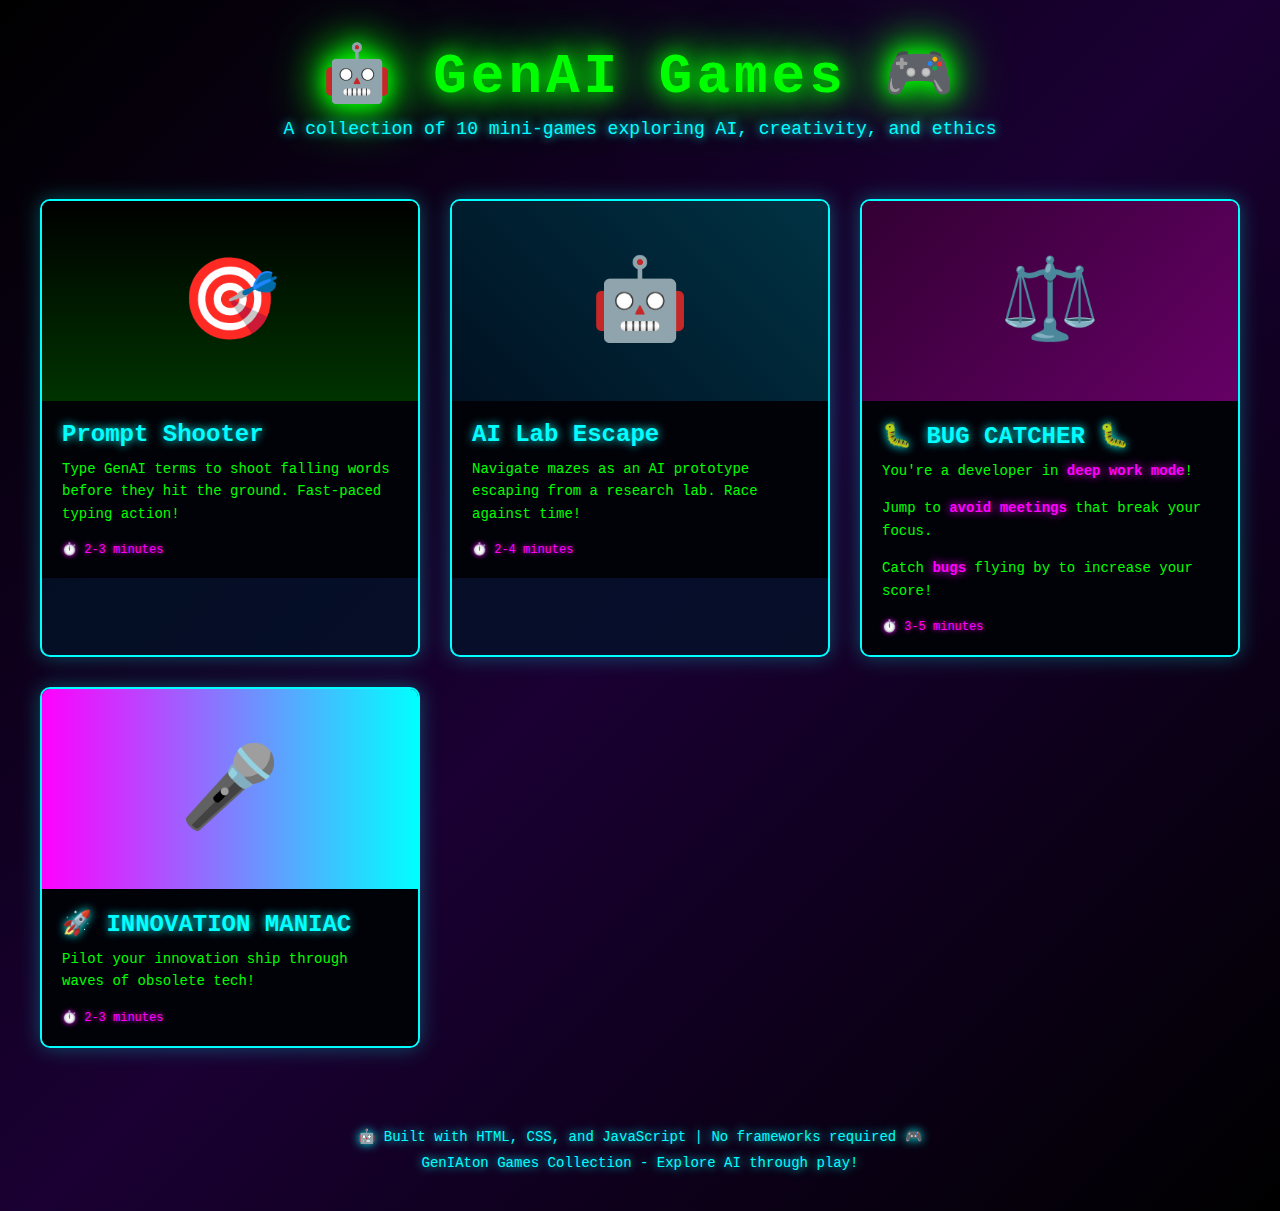
<file: index.html>
<!DOCTYPE html>
<html lang="en">
<head>
  <meta charset="UTF-8">
  <meta name="viewport" content="width=device-width, initial-scale=1.0">
  <title>GenAI Games - Mini Game Collection</title>
  <link rel="stylesheet" href="styles.css">
</head>
<body class="index-page">
  <div class="header">
    <h1>🤖 GenAI Games 🎮</h1>
    <p>A collection of 10 mini-games exploring AI, creativity, and ethics</p>
  </div>

  <div class="games-grid">
    <!-- Game 1: Prompt Shooter -->
    <a href="parAIchute.html" class="game-card">
      <div class="game-thumbnail parAIchute">
        <div class="icon-animation">🎯</div>
      </div>
      <div class="game-info">
        <h2>Prompt Shooter</h2>
        <p>Type GenAI terms to shoot falling words before they hit the ground. Fast-paced typing action!</p>
        <span class="duration">⏱️ 2-3 minutes</span>
      </div>
    </a>

    <!-- Game 2: AI Lab Escape -->
    <a href="aiLabEscape.html" class="game-card">
      <div class="game-thumbnail aiLabEscape">
        <div class="icon-animation">🤖</div>
      </div>
      <div class="game-info">
        <h2>AI Lab Escape</h2>
        <p>Navigate mazes as an AI prototype escaping from a research lab. Race against time!</p>
        <span class="duration">⏱️ 2-4 minutes</span>
      </div>
    </a>

    <!-- Game 3: Prompt or Plagiarism? -->
    <a href="bugCatcher.html" class="game-card">
      <div class="game-thumbnail bugCatcher">
        <div class="icon-animation">⚖️</div>
      </div>
      <div class="game-info">
        <h2>🐛 BUG CATCHER 🐛</h2>
        <p>You're a developer in <span class="highlight">deep work mode</span>!</p>
        <p>Jump to <span class="highlight">avoid meetings</span> that break your focus.</p>
        <p>Catch <span class="highlight">bugs</span> flying by to increase your score!</p>
        <span class="duration">⏱️ 3-5 minutes</span>
      </div>
    </a>

    <!-- Game 4: GenAI Karaoke -->
    <a href="innovationManiac.html" class="game-card">
      <div class="game-thumbnail innovationManiac">
        <div class="icon-animation">🎤</div>
      </div>
      <div class="game-info">
        <h2>🚀 INNOVATION MANIAC</h2>
        <p>Pilot your innovation ship through waves of obsolete tech!</p>
        <span class="duration">⏱️ 2-3 minutes</span>
      </div>
    </a>
  </div>

  <div class="footer">
    <p>🤖 Built with HTML, CSS, and JavaScript | No frameworks required 🎮</p>
    <p style="margin-top: 10px;">GenIAton Games Collection - Explore AI through play!</p>
  </div>
</body>
</html>
</file>
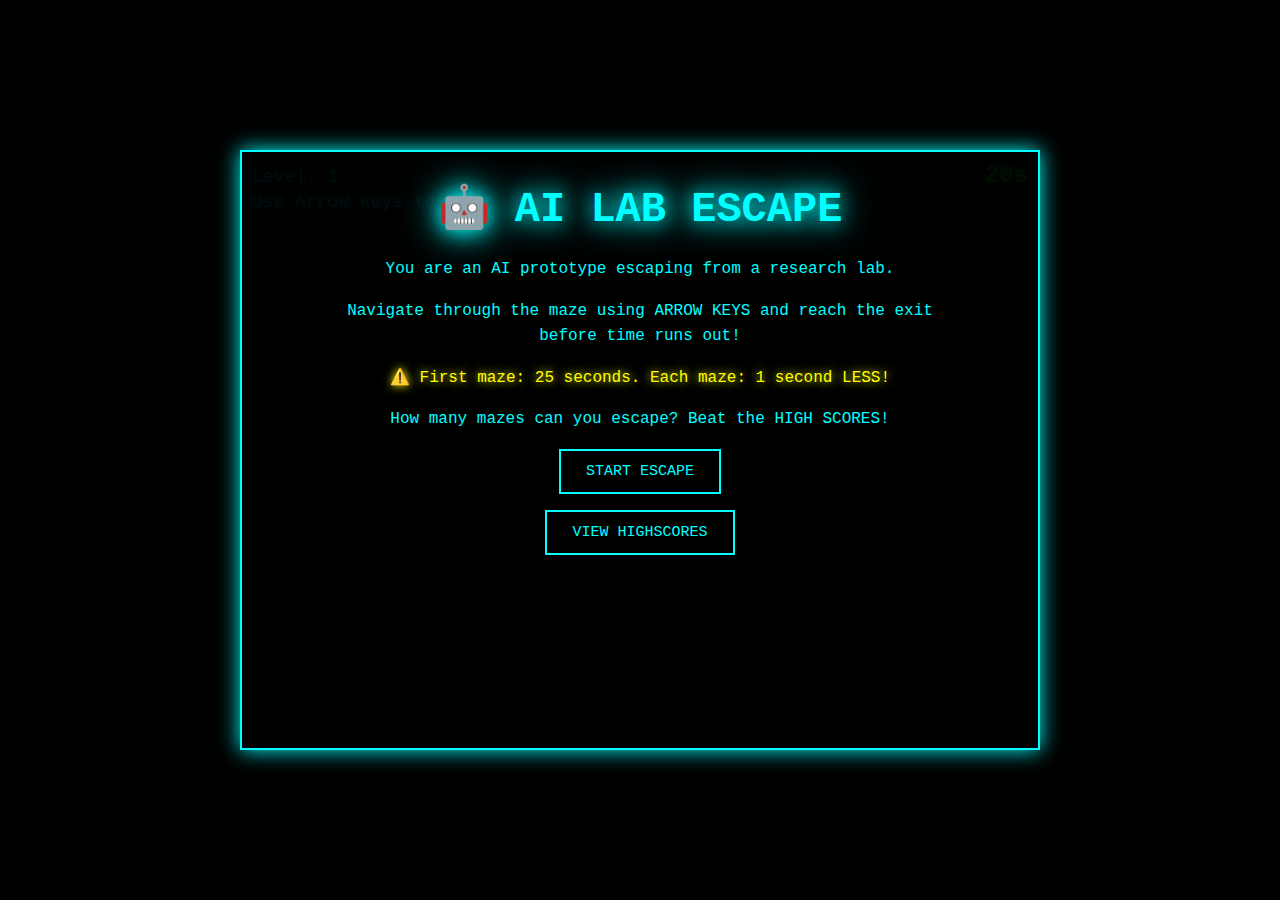
<file: aiLabEscape.html>
<!DOCTYPE html>
<html lang="en">
<head>
  <meta charset="UTF-8">
  <title>AI Lab Escape</title>
  <link rel="stylesheet" href="styles.css">
  <style>
    :root {
      --primary-color: #0ff;
      --secondary-color: #0f0;
      --text-color: #0ff;
      --glow-primary: 0 0 10px #0ff;
      --glow-secondary: 0 0 10px #0f0;
      --glow-strong: 0 0 20px #0ff, 0 0 40px #0ff;
    }

    #gameContainer {
      width: 800px;
      height: 600px;
      background: linear-gradient(45deg, #001122 0%, #000 100%);
    }

    #gameCanvas {
      width: 100%;
      height: 100%;
    }

    #hud {
      display: block;
      text-align: left;
    }

    #hud > div {
      margin: 5px 0;
    }

    .screen {
      padding: 30px 20px;
    }

    .screen h1 {
      font-size: 42px;
      margin-bottom: 15px;
    }

    .screen p {
      font-size: 16px;
      margin: 8px 0;
    }

    .screen button,
    .screen a {
      padding: 12px 25px;
      font-size: 15px;
      margin: 8px;
    }
  </style>
</head>
<body>
  <div id="gameContainer">
    <canvas id="gameCanvas" width="800" height="600"></canvas>

    <div id="hud">
      <div>Level: <span id="levelText">1</span></div>
      <div>Use Arrow Keys to Move</div>
    </div>

    <div id="timer">
      <span id="timeText">20</span>s
    </div>

    <div id="startScreen" class="screen with-popup-leaderboard">
      <h1>🤖 AI LAB ESCAPE</h1>
      <p>You are an AI prototype escaping from a research lab.</p>
      <p>Navigate through the maze using ARROW KEYS and reach the exit before time runs out!</p>
      <p class="warning">⚠️ First maze: 25 seconds. Each maze: 1 second LESS!</p>
      <p>How many mazes can you escape? Beat the HIGH SCORES!</p>
      <button onclick="startGame()">START ESCAPE</button>
      <button onclick="showHighscores()">VIEW HIGHSCORES</button>
    </div>

    <div id="highscorePopup" onclick="hideHighscores()">
      <h2>🏆 HIGH SCORES 🏆</h2>
      <div id="leaderboardDisplay">
        <div id="leaderboardList"></div>
      </div>
      <p>Click anywhere to return</p>
    </div>

    <div id="pauseScreen" class="screen hidden">
      <h1>⏸️ PAUSED</h1>
      <p>System suspended. Press ESC to resume.</p>
      <button onclick="resumeGame()">RESUME</button>
      <button onclick="showStart()">RESTART</button>
    </div>

    <div id="gameOverScreen" class="screen hidden">
      <h1>🚨 GAME OVER</h1>
      <p>SECURITY SYSTEM ACTIVATED!</p>
      <p style="font-size: 28px; color: #0f0;">MAZES COMPLETED: <span id="finalScore"></span></p>
      <div style="margin: 30px 0;">
        <p>ENTER YOUR NAME FOR HIGH SCORE:</p>
        <input type="text" id="playerName" maxlength="15"
               style="font-family: 'Courier New', Courier, monospace;
                      font-size: 24px;
                      background: #000;
                      color: #0ff;
                      border: 2px solid #0ff;
                      padding: 10px 20px;
                      text-align: center;
                      text-transform: uppercase;
                      box-shadow: 0 0 10px #0ff;"
               placeholder="YOUR NAME" />
      </div>
      <button onclick="saveScore()">SAVE SCORE</button>
      <button onclick="showStart()">SKIP</button>
    </div>

    <div id="victoryScreen" class="screen hidden">
      <h1>🎉 ESCAPE SUCCESSFUL</h1>
      <p>You escaped with <span id="timeRemaining"></span>s remaining!</p>
      <p>Mazes Completed: <span id="completedLevel"></span></p>
      <p class="warning" id="nextLevelWarning"></p>
      <button onclick="nextLevel()">NEXT MAZE</button>
      <button onclick="quitAndSave()">QUIT & SAVE</button>
    </div>
  </div>

  <script>
    const canvas = document.getElementById('gameCanvas');
    const ctx = canvas.getContext('2d');
    const levelText = document.getElementById('levelText');
    const timeText = document.getElementById('timeText');

    let gameState = 'start';
    let currentLevel = 1;
    let mazesCompleted = 0;
    let isPaused = false;
    let timeLimit = 25; // seconds - starts at 25, decreases each level
    let timeRemaining = timeLimit;
    let lastTime = 0;

    // Cell size for the maze grid
    const cellSize = 40;
    const cols = Math.floor(canvas.width / cellSize);
    const rows = Math.floor(canvas.height / cellSize);

    // Player
    let player = {
      x: 1,
      y: 1,
      size: cellSize * 0.7,
      color: '#0ff'
    };

    // Exit
    let exit = {
      x: cols - 2,
      y: rows - 2,
      size: cellSize * 0.8,
      color: '#0f0'
    };

    let currentMaze = [];

    // Maze generation using Recursive Backtracking algorithm
    function generateMaze() {
      // Initialize maze with all walls
      const maze = [];
      for (let y = 0; y < rows; y++) {
        maze[y] = [];
        for (let x = 0; x < cols; x++) {
          maze[y][x] = 1; // 1 = wall
        }
      }

      // Starting position
      const startX = 1;
      const startY = 1;

      // Carve out the maze using recursive backtracking
      const stack = [];
      const visited = new Set();

      function getKey(x, y) {
        return `${x},${y}`;
      }

      function getUnvisitedNeighbors(x, y) {
        const neighbors = [];
        const directions = [
          { dx: 0, dy: -2, wallY: -1, wallX: 0 }, // Up
          { dx: 2, dy: 0, wallY: 0, wallX: 1 },   // Right
          { dx: 0, dy: 2, wallY: 1, wallX: 0 },   // Down
          { dx: -2, dy: 0, wallY: 0, wallX: -1 }  // Left
        ];

        for (let dir of directions) {
          const nx = x + dir.dx;
          const ny = y + dir.dy;

          if (nx > 0 && nx < cols - 1 && ny > 0 && ny < rows - 1 && !visited.has(getKey(nx, ny))) {
            neighbors.push({ x: nx, y: ny, wallX: x + dir.wallX, wallY: y + dir.wallY });
          }
        }

        return neighbors;
      }

      // Start carving
      stack.push({ x: startX, y: startY });
      visited.add(getKey(startX, startY));
      maze[startY][startX] = 0;

      while (stack.length > 0) {
        const current = stack[stack.length - 1];
        const neighbors = getUnvisitedNeighbors(current.x, current.y);

        if (neighbors.length > 0) {
          // Choose random neighbor
          const next = neighbors[Math.floor(Math.random() * neighbors.length)];

          // Remove wall between current and next
          maze[next.wallY][next.wallX] = 0;
          maze[next.y][next.x] = 0;

          visited.add(getKey(next.x, next.y));
          stack.push({ x: next.x, y: next.y });
        } else {
          stack.pop();
        }
      }

      // Ensure exit is accessible
      maze[exit.y][exit.x] = 0;

      return maze;
    }

    function startGame() {
      hideAllScreens();
      gameState = 'playing';
      currentLevel = 1;
      mazesCompleted = 0;
      loadLevel();
    }

    function loadLevel() {
      levelText.textContent = currentLevel;

      // Calculate time limit: starts at 25, decreases by 1 each level
      // Minimum of 1 second to keep it challenging but possible
      timeLimit = Math.max(1, 26 - currentLevel);
      timeRemaining = timeLimit;
      timeText.textContent = timeLimit;

      // Reset player position
      player.x = 1;
      player.y = 1;

      // Generate a new maze
      currentMaze = generateMaze();

      lastTime = performance.now();
    }

    function nextLevel() {
      currentLevel++;
      hideAllScreens();
      gameState = 'playing';
      loadLevel();
    }

    function pauseGame() {
      if (gameState === 'playing') {
        isPaused = true;
        document.getElementById('pauseScreen').classList.remove('hidden');
      }
    }

    function resumeGame() {
      isPaused = false;
      document.getElementById('pauseScreen').classList.add('hidden');
      lastTime = performance.now(); // Reset timer to avoid time jump
    }

    function showStart() {
      hideAllScreens();
      gameState = 'start';
      displayLeaderboard();
      document.getElementById('startScreen').classList.remove('hidden');
    }

    function hideAllScreens() {
      document.querySelectorAll('.screen').forEach(screen => {
        screen.classList.add('hidden');
      });
    }

    function gameOver() {
      gameState = 'gameover';
      document.getElementById('finalScore').textContent = mazesCompleted;
      document.getElementById('playerName').value = '';
      document.getElementById('gameOverScreen').classList.remove('hidden');

      // Focus on input for immediate typing
      setTimeout(() => {
        document.getElementById('playerName').focus();
      }, 100);
    }

    function victory() {
      gameState = 'victory';
      mazesCompleted++;
      document.getElementById('timeRemaining').textContent = Math.ceil(timeRemaining);
      document.getElementById('completedLevel').textContent = mazesCompleted;

      // Show next level's time
      const nextLevelTime = Math.max(1, 26 - (currentLevel + 1));
      document.getElementById('nextLevelWarning').textContent =
        `⚠️ Next maze: ${nextLevelTime} seconds! Can you handle it?`;

      document.getElementById('victoryScreen').classList.remove('hidden');
    }

    function quitAndSave() {
      hideAllScreens();
      gameOver();
    }

    function updateTimer(deltaTime) {
      if (gameState === 'playing' && !isPaused) {
        timeRemaining -= deltaTime / 1000;
        timeText.textContent = Math.ceil(Math.max(0, timeRemaining));

        // Change color as time runs out
        if (timeRemaining < 5) {
          timeText.style.color = '#f00';
          timeText.style.textShadow = '0 0 10px #f00';
        } else if (timeRemaining < 10) {
          timeText.style.color = '#ff0';
          timeText.style.textShadow = '0 0 10px #ff0';
        } else {
          timeText.style.color = '#0ff';
          timeText.style.textShadow = '0 0 10px #0ff';
        }

        if (timeRemaining <= 0) {
          gameOver();
        }
      }
    }

    function checkCollision(newX, newY) {
      // Check if position is within bounds
      if (newX < 0 || newX >= cols || newY < 0 || newY >= rows) {
        return true;
      }

      // Check if position is a wall
      if (currentMaze[newY] && currentMaze[newY][newX] === 1) {
        return true;
      }

      return false;
    }

    function movePlayer(dx, dy) {
      const newX = player.x + dx;
      const newY = player.y + dy;

      if (!checkCollision(newX, newY)) {
        player.x = newX;
        player.y = newY;

        // Check if reached exit
        if (player.x === exit.x && player.y === exit.y) {
          victory();
        }
      }
    }

    function drawMaze() {
      for (let y = 0; y < rows; y++) {
        for (let x = 0; x < cols; x++) {
          if (currentMaze[y] && currentMaze[y][x] === 1) {
            // Draw wall
            ctx.fillStyle = '#0ff';
            ctx.strokeStyle = '#0ff';
            ctx.lineWidth = 1;
            ctx.fillRect(x * cellSize, y * cellSize, cellSize, cellSize);
            ctx.globalAlpha = 0.3;
            ctx.fillStyle = '#003344';
            ctx.fillRect(x * cellSize + 2, y * cellSize + 2, cellSize - 4, cellSize - 4);
            ctx.globalAlpha = 1;
            ctx.strokeRect(x * cellSize, y * cellSize, cellSize, cellSize);
          } else {
            // Draw path
            ctx.strokeStyle = 'rgba(0, 255, 255, 0.1)';
            ctx.strokeRect(x * cellSize, y * cellSize, cellSize, cellSize);
          }
        }
      }
    }

    function drawExit() {
      const x = exit.x * cellSize + cellSize / 2;
      const y = exit.y * cellSize + cellSize / 2;

      // Pulsing effect
      const pulse = Math.sin(Date.now() / 200) * 0.2 + 0.8;

      ctx.fillStyle = exit.color;
      ctx.shadowBlur = 20 * pulse;
      ctx.shadowColor = exit.color;

      // Draw exit door
      ctx.fillRect(
        exit.x * cellSize + (cellSize - exit.size) / 2,
        exit.y * cellSize + (cellSize - exit.size) / 2,
        exit.size,
        exit.size
      );

      // Draw "EXIT" text
      ctx.font = 'bold 12px Courier New';
      ctx.textAlign = 'center';
      ctx.textBaseline = 'middle';
      ctx.fillStyle = '#000';
      ctx.fillText('EXIT', x, y);

      ctx.shadowBlur = 0;
    }

    function drawPlayer() {
      const x = player.x * cellSize + cellSize / 2;
      const y = player.y * cellSize + cellSize / 2;

      ctx.fillStyle = player.color;
      ctx.shadowBlur = 15;
      ctx.shadowColor = player.color;

      // Draw player as circle
      ctx.beginPath();
      ctx.arc(x, y, player.size / 2, 0, Math.PI * 2);
      ctx.fill();

      // Draw AI symbol
      ctx.font = 'bold 16px Courier New';
      ctx.textAlign = 'center';
      ctx.textBaseline = 'middle';
      ctx.fillStyle = '#000';
      ctx.fillText('AI', x, y);

      ctx.shadowBlur = 0;
    }

    function drawGame() {
      ctx.clearRect(0, 0, canvas.width, canvas.height);

      // Draw background grid
      ctx.strokeStyle = 'rgba(0, 255, 255, 0.05)';
      ctx.lineWidth = 1;
      for (let x = 0; x < canvas.width; x += cellSize) {
        ctx.beginPath();
        ctx.moveTo(x, 0);
        ctx.lineTo(x, canvas.height);
        ctx.stroke();
      }
      for (let y = 0; y < canvas.height; y += cellSize) {
        ctx.beginPath();
        ctx.moveTo(0, y);
        ctx.lineTo(canvas.width, y);
        ctx.stroke();
      }

      drawMaze();
      drawExit();
      drawPlayer();
    }

    function gameLoop(timestamp) {
      if (gameState === 'playing' && !isPaused) {
        const deltaTime = timestamp - lastTime;
        lastTime = timestamp;

        updateTimer(deltaTime);
        drawGame();
      }

      requestAnimationFrame(gameLoop);
    }

    // Leaderboard functions
    function getLeaderboard() {
      const data = localStorage.getItem('aiLabEscapeLeaderboard');
      return data ? JSON.parse(data) : [];
    }

    function saveLeaderboard(leaderboard) {
      localStorage.setItem('aiLabEscapeLeaderboard', JSON.stringify(leaderboard));
    }

    function saveScore() {
      const nameInput = document.getElementById('playerName');
      const name = nameInput.value.trim().toUpperCase() || 'ANONYMOUS';

      // Get current leaderboard
      let leaderboard = getLeaderboard();

      // Add new score
      leaderboard.push({
        name: name,
        score: mazesCompleted,
        date: new Date().toISOString()
      });

      // Sort by score (descending) and keep top 10
      leaderboard.sort((a, b) => b.score - a.score);
      leaderboard = leaderboard.slice(0, 10);

      // Save to localStorage
      saveLeaderboard(leaderboard);

      // Update display and return to start
      displayLeaderboard();
      showStart();
    }

    function displayLeaderboard() {
      const leaderboard = getLeaderboard();
      const listDiv = document.getElementById('leaderboardList');

      if (leaderboard.length === 0) {
        listDiv.innerHTML = '<p style="text-align: center; color: #666;">No scores yet. Be the first!</p>';
        return;
      }

      let html = '<div style="font-family: \'Courier New\', monospace;">';
      leaderboard.forEach((entry, index) => {
        const rank = (index + 1).toString().padStart(2, '0');
        const dots = '.'.repeat(Math.max(2, 25 - entry.name.length - entry.score.toString().length));
        const rankColor = index === 0 ? '#FFD700' : index === 1 ? '#C0C0C0' : index === 2 ? '#CD7F32' : '#0ff';

        html += `<div style="color: ${rankColor}; text-shadow: 0 0 5px ${rankColor}; margin: 5px 0;">`;
        html += `${rank}. ${entry.name}${dots}${entry.score}`;
        html += '</div>';
      });
      html += '</div>';

      listDiv.innerHTML = html;
    }

    // Event listeners
    document.addEventListener('keydown', (e) => {
      if (gameState === 'playing' && !isPaused) {
        switch(e.key) {
          case 'ArrowUp':
            e.preventDefault();
            movePlayer(0, -1);
            break;
          case 'ArrowDown':
            e.preventDefault();
            movePlayer(0, 1);
            break;
          case 'ArrowLeft':
            e.preventDefault();
            movePlayer(-1, 0);
            break;
          case 'ArrowRight':
            e.preventDefault();
            movePlayer(1, 0);
            break;
        }
      }

      if (e.key === 'Escape') {
        if (gameState === 'playing' && !isPaused) {
          pauseGame();
        } else if (isPaused) {
          resumeGame();
        }
      }

      // Submit score with Enter key
      if (e.key === 'Enter' && gameState === 'gameover') {
        saveScore();
      }
    });

    // Initialize leaderboard on page load
    window.addEventListener('DOMContentLoaded', () => {
      displayLeaderboard();
    });

    // Highscore popup functions
    function showHighscores() {
      displayLeaderboard();
      document.getElementById('highscorePopup').classList.add('show');
    }

    function hideHighscores() {
      document.getElementById('highscorePopup').classList.remove('show');
    }

    // Start the game loop
    requestAnimationFrame(gameLoop);
  </script>
</body>
</html>
</file>
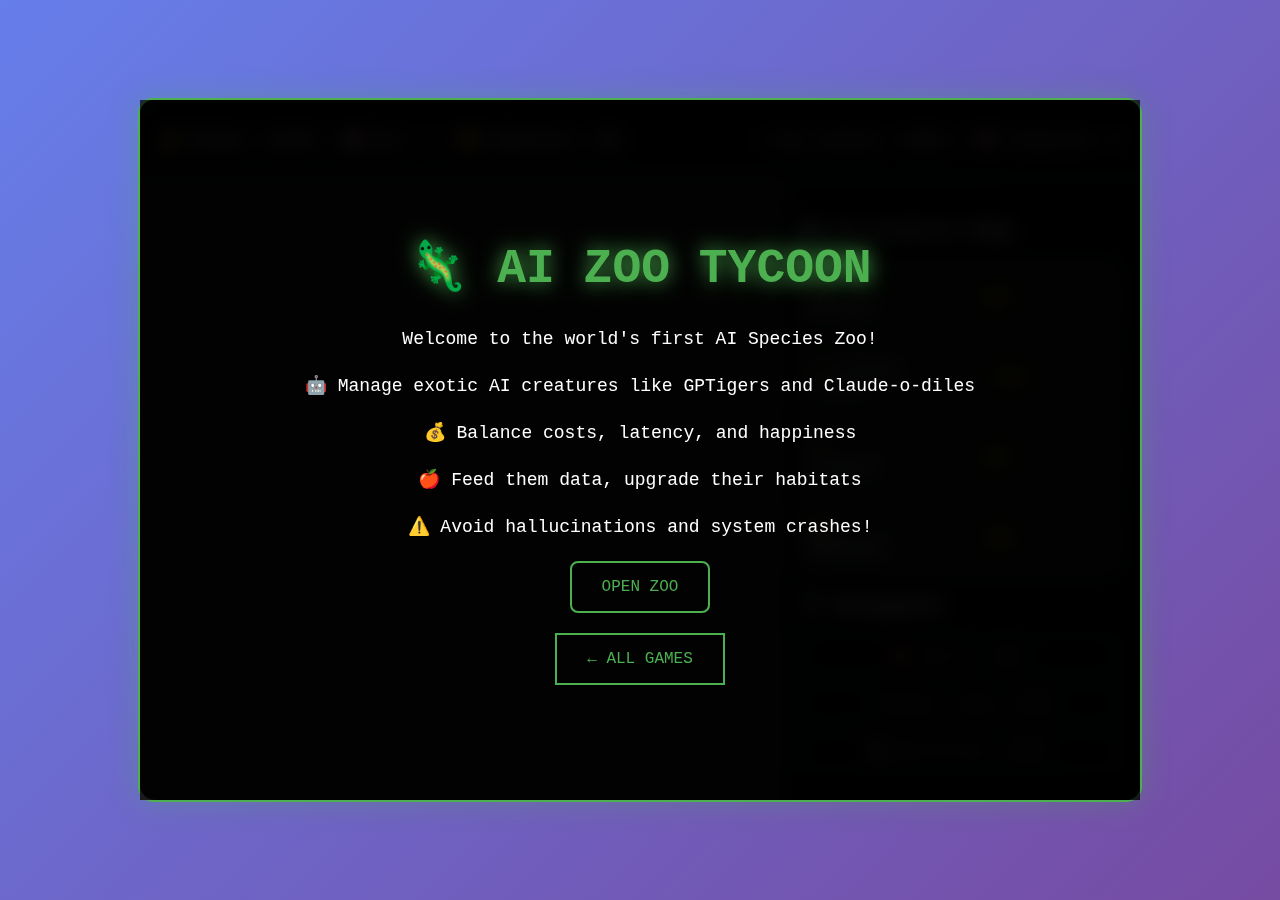
<file: aiZooTycoon.html>
<!DOCTYPE html>
<html lang="en">
<head>
  <meta charset="UTF-8">
  <title>AI Zoo Tycoon</title>
  <style>
    body {
      margin: 0;
      font-family: 'Courier New', Courier, monospace;
      background: linear-gradient(135deg, #667eea 0%, #764ba2 100%);
      color: #fff;
      overflow: hidden;
      height: 100vh;
      display: flex;
      justify-content: center;
      align-items: center;
    }

    #gameContainer {
      width: 1000px;
      height: 700px;
      border: 2px solid #4CAF50;
      border-radius: 15px;
      box-shadow: 0 0 30px rgba(76, 175, 80, 0.3);
      background: rgba(0, 0, 0, 0.8);
      position: relative;
      display: flex;
      flex-direction: column;
    }

    .screen {
      position: absolute;
      top: 0;
      left: 0;
      width: 100%;
      height: 100%;
      display: flex;
      flex-direction: column;
      justify-content: center;
      align-items: center;
      z-index: 20;
      backdrop-filter: blur(10px);
      background: rgba(0, 0, 0, 0.9);
      border-radius: 15px;
    }

    .screen h1 {
      font-size: 48px;
      margin-bottom: 20px;
      text-shadow: 0 0 20px #4CAF50;
      text-align: center;
      color: #4CAF50;
    }

    .screen p {
      font-size: 18px;
      text-align: center;
      margin: 10px 0;
      max-width: 700px;
      line-height: 1.5;
    }

    .screen button {
      padding: 15px 30px;
      background: transparent;
      border: 2px solid #4CAF50;
      color: #4CAF50;
      font-family: 'Courier New', Courier, monospace;
      font-size: 16px;
      cursor: pointer;
      margin: 10px;
      transition: all 0.3s;
      border-radius: 8px;
    }

    .screen button:hover {
      background: #4CAF50;
      color: #000;
      box-shadow: 0 0 15px #4CAF50;
    }

    .hidden {
      display: none;
    }

    #gameHeader {
      height: 80px;
      background: rgba(0, 0, 0, 0.7);
      border-bottom: 1px solid #4CAF50;
      display: flex;
      justify-content: space-between;
      align-items: center;
      padding: 0 20px;
    }

    #gameMain {
      flex: 1;
      display: flex;
    }

    #zooArea {
      flex: 2;
      background: #1a1a1a;
      position: relative;
      overflow: hidden;
    }

    #controlPanel {
      flex: 1;
      background: rgba(0, 0, 0, 0.8);
      border-left: 1px solid #4CAF50;
      padding: 20px;
      overflow-y: auto;
    }

    .stat {
      margin: 5px 0;
      padding: 5px;
      background: rgba(76, 175, 80, 0.1);
      border-radius: 5px;
    }

    .creature {
      position: absolute;
      width: 60px;
      height: 60px;
      display: flex;
      justify-content: center;
      align-items: center;
      font-size: 32px;
      cursor: pointer;
      border-radius: 50%;
      transition: all 0.3s;
      user-select: none;
    }

    .creature:hover {
      transform: scale(1.2);
      box-shadow: 0 0 20px rgba(76, 175, 80, 0.5);
    }

    .creature.happy {
      animation: bounce 2s infinite;
    }

    .creature.hungry {
      animation: shake 1s infinite;
      filter: brightness(0.7);
    }

    .creature.sick {
      animation: wobble 2s infinite;
      filter: sepia(1);
    }

    @keyframes bounce {
      0%, 20%, 60%, 100% { transform: translateY(0); }
      40% { transform: translateY(-15px); }
      80% { transform: translateY(-7px); }
    }

    @keyframes shake {
      0%, 100% { transform: translateX(0); }
      25% { transform: translateX(-5px); }
      75% { transform: translateX(5px); }
    }

    @keyframes wobble {
      0%, 100% { transform: rotate(0deg); }
      25% { transform: rotate(-5deg); }
      75% { transform: rotate(5deg); }
    }

    .enclosure {
      position: absolute;
      border: 2px dashed #4CAF50;
      border-radius: 15px;
      background: rgba(76, 175, 80, 0.05);
    }

    .button {
      display: block;
      width: 100%;
      padding: 10px;
      margin: 10px 0;
      background: transparent;
      border: 1px solid #4CAF50;
      color: #4CAF50;
      font-family: 'Courier New', Courier, monospace;
      cursor: pointer;
      border-radius: 5px;
      transition: all 0.3s;
    }

    .button:hover {
      background: rgba(76, 175, 80, 0.2);
    }

    .button:disabled {
      opacity: 0.5;
      cursor: not-allowed;
    }

    .creature-info {
      background: rgba(76, 175, 80, 0.1);
      border: 1px solid #4CAF50;
      border-radius: 8px;
      padding: 15px;
      margin: 10px 0;
    }

    .warning {
      color: #ff9800;
      font-weight: bold;
    }

    .danger {
      color: #f44336;
      font-weight: bold;
      animation: blink 1s infinite;
    }

    @keyframes blink {
      0%, 50% { opacity: 1; }
      51%, 100% { opacity: 0.3; }
    }

    .shop-item {
      display: flex;
      justify-content: space-between;
      align-items: center;
      padding: 8px;
      margin: 5px 0;
      background: rgba(76, 175, 80, 0.1);
      border-radius: 5px;
      border: 1px solid #4CAF50;
    }

    .cost {
      color: #ffa726;
      font-weight: bold;
    }
  </style>
</head>
<body>
  <div id="gameContainer">
    <div id="startScreen" class="screen">
      <h1>🦎 AI ZOO TYCOON</h1>
      <p>Welcome to the world's first AI Species Zoo!</p>
      <p>🤖 Manage exotic AI creatures like GPTigers and Claude-o-diles</p>
      <p>💰 Balance costs, latency, and happiness</p>
      <p>🍎 Feed them data, upgrade their habitats</p>
      <p>⚠️ Avoid hallucinations and system crashes!</p>
      <button onclick="startGame()">OPEN ZOO</button>
      <a href="index.html" style="padding: 15px 30px; background: transparent; border: 2px solid #4CAF50; color: #4CAF50; font-family: 'Courier New', Courier, monospace; font-size: 16px; cursor: pointer; margin: 10px; transition: all 0.3s; text-decoration: none; display: inline-block;">← ALL GAMES</a>
    </div>

    <div id="pauseScreen" class="screen hidden">
      <h1>⏸️ ZOO PAUSED</h1>
      <p>Animals are resting...</p>
      <button onclick="resumeGame()">RESUME</button>
      <button onclick="showStart()">RESTART</button>
    </div>

    <div id="gameOverScreen" class="screen hidden">
      <h1 id="gameOverTitle">💸 ZOO BANKRUPT!</h1>
      <p>Final Score: <span id="finalScore"></span></p>
      <p>Days Survived: <span id="daysSurvived"></span></p>
      <p id="gameOverReason"></p>
      <button onclick="showStart()">RESTART ZOO</button>
    </div>

    <div id="gameHeader" class="hidden">
      <div>
        <span>💰 Budget: $<span id="budget">1000</span></span> |
        <span>📅 Day: <span id="day">1</span></span> |
        <span>😊 Happiness: <span id="happiness">80</span>%</span>
      </div>
      <div>
        <span>⚡ Avg Latency: <span id="latency">120</span>ms</span> |
        <span>🧠 Creatures: <span id="creatureCount">0</span></span>
      </div>
    </div>

    <div id="gameMain" class="hidden">
      <div id="zooArea">
        <!-- Creatures will be spawned here -->
      </div>

      <div id="controlPanel">
        <h3>🏪 AI Creature Shop</h3>
        <div id="shop">
          <div class="shop-item">
            <span>🐅 GPTiger</span>
            <button class="button" onclick="buyCreature('gptiger')">
              <span class="cost">$200</span>
            </button>
          </div>
          <div class="shop-item">
            <span>🐊 Claude-o-dile</span>
            <button class="button" onclick="buyCreature('claudodile')">
              <span class="cost">$300</span>
            </button>
          </div>
          <div class="shop-item">
            <span>🦆 LLaMuck</span>
            <button class="button" onclick="buyCreature('llamuck')">
              <span class="cost">$150</span>
            </button>
          </div>
          <div class="shop-item">
            <span>🐙 BARDopus</span>
            <button class="button" onclick="buyCreature('bardopus')">
              <span class="cost">$400</span>
            </button>
          </div>
        </div>

        <h3>🛠️ Management</h3>
        <button class="button" onclick="feedAll()">
          🍎 Feed All ($<span id="feedCost">50</span>)
        </button>
        <button class="button" onclick="optimizeLatency()">
          ⚡ Optimize Latency ($100)
        </button>
        <button class="button" onclick="addEnclosure()">
          🏠 Add Enclosure ($500)
        </button>

        <div id="selectedCreature" class="creature-info hidden">
          <h4>Selected Creature</h4>
          <div id="creatureDetails"></div>
          <button class="button" onclick="upgradeCreature()">
            🔧 Upgrade ($<span id="upgradeCost">0</span>)
          </button>
        </div>

        <div id="alerts">
          <!-- Alerts will appear here -->
        </div>
      </div>
    </div>
  </div>

  <script>
    let gameState = 'start';
    let isPaused = false;
    let gameLoop = null;

    // Game state
    let budget = 1000;
    let day = 1;
    let dayTimer = 0;
    let happiness = 80;
    let averageLatency = 120;
    let creatures = [];
    let selectedCreature = null;
    let enclosures = [];
    let gameScore = 0;

    const creatureTypes = {
      gptiger: {
        name: 'GPTiger',
        emoji: '🐅',
        cost: 200,
        latency: 80,
        happiness: 20,
        hunger: 0,
        health: 100,
        level: 1,
        description: 'Fast and creative, but needs lots of tokens'
      },
      claudodile: {
        name: 'Claude-o-dile',
        emoji: '🐊',
        cost: 300,
        latency: 60,
        happiness: 25,
        hunger: 0,
        health: 100,
        level: 1,
        description: 'Reliable and safe, excellent reasoning'
      },
      llamuck: {
        name: 'LLaMuck',
        emoji: '🦆',
        cost: 150,
        latency: 150,
        happiness: 15,
        hunger: 0,
        health: 100,
        level: 1,
        description: 'Budget option, quirky but effective'
      },
      bardopus: {
        name: 'BARDopus',
        emoji: '🐙',
        cost: 400,
        latency: 70,
        happiness: 30,
        hunger: 0,
        health: 100,
        level: 1,
        description: 'Multimodal genius, very creative'
      }
    };

    function startGame() {
      hideAllScreens();
      document.getElementById('gameHeader').classList.remove('hidden');
      document.getElementById('gameMain').classList.remove('hidden');

      gameState = 'playing';
      budget = 1000;
      day = 1;
      dayTimer = 0;
      happiness = 80;
      averageLatency = 120;
      creatures = [];
      enclosures = [];
      selectedCreature = null;
      gameScore = 0;

      updateUI();
      startGameLoop();
    }

    function pauseGame() {
      if (gameState === 'playing') {
        isPaused = true;
        document.getElementById('pauseScreen').classList.remove('hidden');
      }
    }

    function resumeGame() {
      isPaused = false;
      document.getElementById('pauseScreen').classList.add('hidden');
    }

    function showStart() {
      hideAllScreens();
      gameState = 'start';
      document.getElementById('startScreen').classList.remove('hidden');
      if (gameLoop) clearInterval(gameLoop);
    }

    function hideAllScreens() {
      document.querySelectorAll('.screen').forEach(screen => {
        screen.classList.add('hidden');
      });
    }

    function startGameLoop() {
      clearInterval(gameLoop);
      gameLoop = setInterval(() => {
        if (!isPaused && gameState === 'playing') {
          updateGame();
        }
      }, 1000);
    }

    function updateGame() {
      dayTimer++;

      // New day every 30 seconds
      if (dayTimer >= 30) {
        day++;
        dayTimer = 0;
        newDay();
      }

      // Update creatures
      creatures.forEach(creature => {
        creature.hunger += Math.random() * 5;
        if (creature.hunger > 100) {
          creature.health -= 2;
          creature.happiness -= 3;
        }

        if (creature.health <= 0) {
          removeCreature(creature);
        }

        updateCreatureVisual(creature);
      });

      calculateAverageLatency();
      calculateAverageHappiness();
      updateUI();
      checkGameOver();
    }

    function newDay() {
      // Daily costs
      let dailyCost = creatures.length * 10; // Maintenance cost
      budget -= dailyCost;

      // Random events
      if (Math.random() < 0.3) {
        triggerRandomEvent();
      }

      gameScore += creatures.length * 10;
    }

    function triggerRandomEvent() {
      const events = [
        {
          message: "🎪 Visitor surge! +$200",
          effect: () => budget += 200
        },
        {
          message: "🐛 Hallucination outbreak! All creatures need debugging",
          effect: () => {
            creatures.forEach(c => c.health -= 20);
            budget -= 100;
          }
        },
        {
          message: "⚡ Server upgrade! Latency improved",
          effect: () => {
            creatures.forEach(c => c.latency *= 0.8);
          }
        },
        {
          message: "🍎 Data quality issue! Feeding costs doubled",
          effect: () => {
            document.getElementById('feedCost').textContent =
              parseInt(document.getElementById('feedCost').textContent) * 2;
          }
        }
      ];

      const event = events[Math.floor(Math.random() * events.length)];
      event.effect();
      showAlert(event.message);
    }

    function buyCreature(type) {
      const creatureData = creatureTypes[type];
      if (budget >= creatureData.cost) {
        budget -= creatureData.cost;

        const creature = {
          ...creatureData,
          id: Date.now(),
          x: Math.random() * 400 + 50,
          y: Math.random() * 300 + 50
        };

        creatures.push(creature);
        createCreatureElement(creature);
        updateUI();
      } else {
        showAlert("💸 Not enough budget!");
      }
    }

    function createCreatureElement(creature) {
      const element = document.createElement('div');
      element.className = 'creature happy';
      element.textContent = creature.emoji;
      element.style.left = creature.x + 'px';
      element.style.top = creature.y + 'px';
      element.setAttribute('data-id', creature.id);

      element.onclick = () => selectCreature(creature);

      document.getElementById('zooArea').appendChild(element);
    }

    function updateCreatureVisual(creature) {
      const element = document.querySelector(`[data-id="${creature.id}"]`);
      if (!element) return;

      element.className = 'creature';

      if (creature.hunger > 80) {
        element.classList.add('hungry');
      } else if (creature.health < 50) {
        element.classList.add('sick');
      } else {
        element.classList.add('happy');
      }

      // Random movement
      if (Math.random() < 0.1) {
        creature.x = Math.max(10, Math.min(640, creature.x + (Math.random() - 0.5) * 100));
        creature.y = Math.max(10, Math.min(520, creature.y + (Math.random() - 0.5) * 100));
        element.style.left = creature.x + 'px';
        element.style.top = creature.y + 'px';
      }
    }

    function selectCreature(creature) {
      selectedCreature = creature;

      const details = document.getElementById('creatureDetails');
      details.innerHTML = `
        <strong>${creature.name}</strong><br>
        Health: ${Math.round(creature.health)}%<br>
        Hunger: ${Math.round(creature.hunger)}%<br>
        Happiness: ${Math.round(creature.happiness)}%<br>
        Latency: ${Math.round(creature.latency)}ms<br>
        Level: ${creature.level}
      `;

      document.getElementById('upgradeCost').textContent = creature.level * 100;
      document.getElementById('selectedCreature').classList.remove('hidden');
    }

    function feedAll() {
      const cost = parseInt(document.getElementById('feedCost').textContent);
      if (budget >= cost) {
        budget -= cost;
        creatures.forEach(creature => {
          creature.hunger = Math.max(0, creature.hunger - 50);
          creature.happiness += 10;
          creature.health = Math.min(100, creature.health + 10);
        });
        showAlert("🍎 All creatures fed!");
      } else {
        showAlert("💸 Not enough budget to feed all!");
      }
    }

    function optimizeLatency() {
      if (budget >= 100) {
        budget -= 100;
        creatures.forEach(creature => {
          creature.latency *= 0.9;
        });
        showAlert("⚡ Latency optimized!");
      }
    }

    function addEnclosure() {
      if (budget >= 500) {
        budget -= 500;
        // Visual enclosure (placeholder)
        showAlert("🏠 New enclosure added!");
      }
    }

    function upgradeCreature() {
      if (!selectedCreature) return;

      const cost = selectedCreature.level * 100;
      if (budget >= cost) {
        budget -= cost;
        selectedCreature.level++;
        selectedCreature.latency *= 0.9;
        selectedCreature.happiness += 5;
        selectCreature(selectedCreature); // Refresh display
        showAlert(`🔧 ${selectedCreature.name} upgraded!`);
      }
    }

    function removeCreature(creature) {
      creatures = creatures.filter(c => c.id !== creature.id);
      const element = document.querySelector(`[data-id="${creature.id}"]`);
      if (element) element.remove();

      if (selectedCreature && selectedCreature.id === creature.id) {
        selectedCreature = null;
        document.getElementById('selectedCreature').classList.add('hidden');
      }

      showAlert(`💀 ${creature.name} has been removed from the zoo!`);
    }

    function calculateAverageLatency() {
      if (creatures.length === 0) {
        averageLatency = 120;
        return;
      }

      const total = creatures.reduce((sum, c) => sum + c.latency, 0);
      averageLatency = Math.round(total / creatures.length);
    }

    function calculateAverageHappiness() {
      if (creatures.length === 0) {
        happiness = 80;
        return;
      }

      const total = creatures.reduce((sum, c) => sum + c.happiness, 0);
      happiness = Math.round(total / creatures.length);
    }

    function showAlert(message) {
      const alerts = document.getElementById('alerts');
      const alert = document.createElement('div');
      alert.className = 'warning';
      alert.textContent = message;
      alert.style.animation = 'bounce 0.5s';

      alerts.appendChild(alert);

      setTimeout(() => {
        if (alert.parentNode) {
          alert.parentNode.removeChild(alert);
        }
      }, 3000);
    }

    function updateUI() {
      document.getElementById('budget').textContent = budget;
      document.getElementById('day').textContent = day;
      document.getElementById('happiness').textContent = happiness;
      document.getElementById('latency').textContent = averageLatency;
      document.getElementById('creatureCount').textContent = creatures.length;
    }

    function checkGameOver() {
      if (budget <= 0 && creatures.length === 0) {
        gameOver("You ran out of money and creatures!");
      } else if (happiness <= 0) {
        gameOver("All your creatures became too unhappy!");
      } else if (averageLatency > 1000) {
        gameOver("Your zoo became too slow and visitors left!");
      }
    }

    function gameOver(reason) {
      gameState = 'gameOver';
      clearInterval(gameLoop);

      document.getElementById('finalScore').textContent = gameScore;
      document.getElementById('daysSurvived').textContent = day;
      document.getElementById('gameOverReason').textContent = reason;

      document.getElementById('gameOverScreen').classList.remove('hidden');
    }

    // Event listeners
    document.addEventListener('keydown', (e) => {
      if (e.key === 'Escape') {
        if (gameState === 'playing' && !isPaused) {
          pauseGame();
        } else if (isPaused) {
          resumeGame();
        }
      }
    });
  </script>
</body>
</html>
</file>
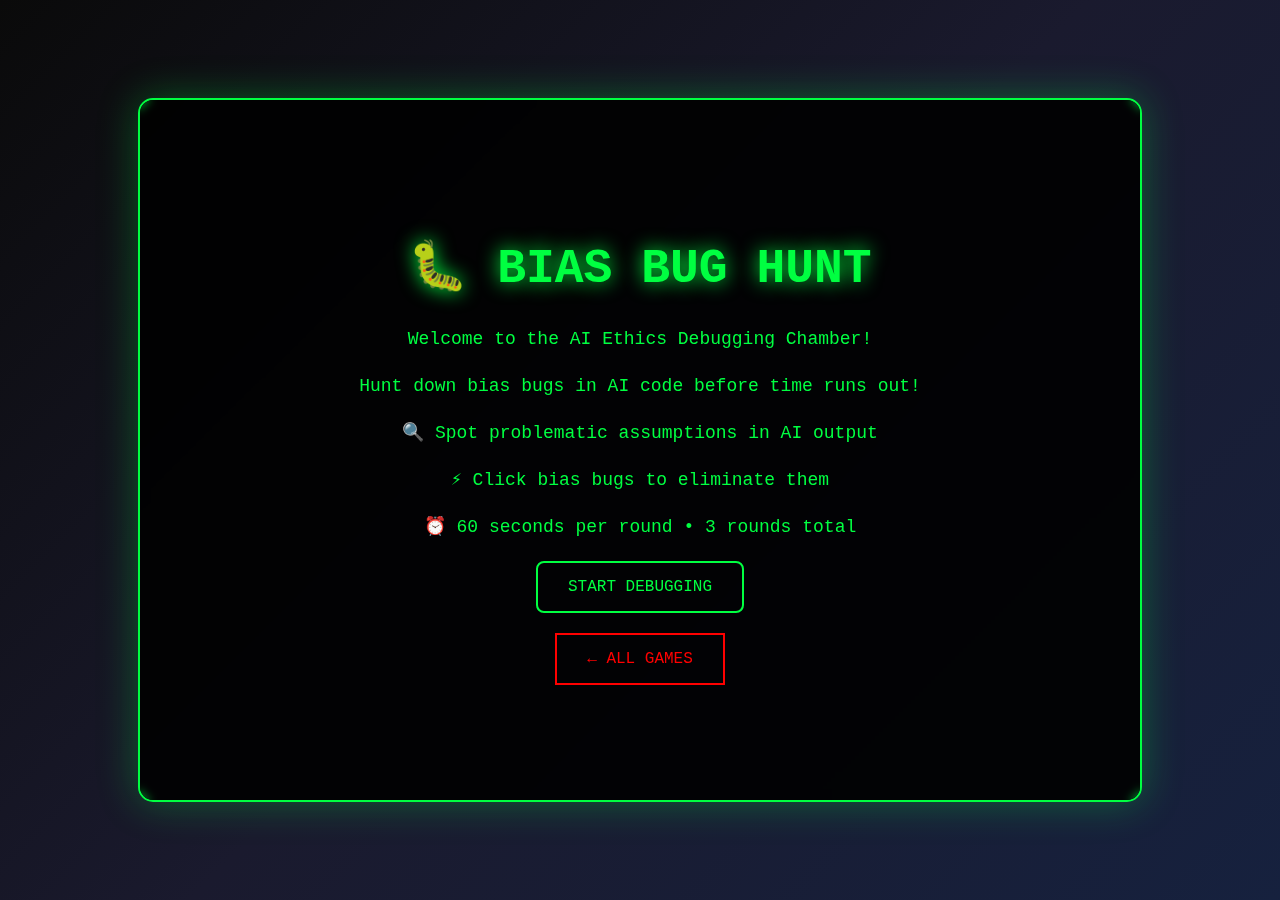
<file: biasBugHunt.html>
<!DOCTYPE html>
<html lang="en">
<head>
  <meta charset="UTF-8">
  <title>Bias Bug Hunt</title>
  <style>
    body {
      margin: 0;
      font-family: 'Courier New', Courier, monospace;
      background: linear-gradient(135deg, #0a0a0a 0%, #1a1a2e 50%, #16213e 100%);
      color: #00ff41;
      overflow: hidden;
      height: 100vh;
      display: flex;
      justify-content: center;
      align-items: center;
    }

    #gameContainer {
      width: 1000px;
      height: 700px;
      border: 2px solid #00ff41;
      border-radius: 15px;
      box-shadow: 0 0 40px rgba(0, 255, 65, 0.3);
      background: rgba(0, 0, 0, 0.9);
      position: relative;
      overflow: hidden;
    }

    .screen {
      position: absolute;
      top: 0;
      left: 0;
      width: 100%;
      height: 100%;
      display: flex;
      flex-direction: column;
      justify-content: center;
      align-items: center;
      z-index: 20;
      backdrop-filter: blur(5px);
    }

    .screen h1 {
      font-size: 48px;
      margin-bottom: 20px;
      text-shadow: 0 0 20px #00ff41;
      text-align: center;
      color: #00ff41;
    }

    .screen p {
      font-size: 18px;
      text-align: center;
      margin: 10px 0;
      max-width: 700px;
      line-height: 1.5;
    }

    .screen button {
      padding: 15px 30px;
      background: transparent;
      border: 2px solid #00ff41;
      color: #00ff41;
      font-family: 'Courier New', Courier, monospace;
      font-size: 16px;
      cursor: pointer;
      margin: 10px;
      transition: all 0.3s;
      border-radius: 8px;
    }

    .screen button:hover {
      background: #00ff41;
      color: #000;
      box-shadow: 0 0 15px #00ff41;
    }

    .hidden {
      display: none;
    }

    #gameArea {
      width: 100%;
      height: 100%;
      position: relative;
    }

    #codeEditor {
      width: 100%;
      height: calc(100% - 80px);
      background: #0a0a0a;
      border: none;
      color: #00ff41;
      font-family: 'Courier New', Courier, monospace;
      font-size: 14px;
      padding: 20px;
      box-sizing: border-box;
      overflow-y: auto;
      line-height: 1.4;
      position: relative;
    }

    #ui {
      position: absolute;
      top: 0;
      left: 0;
      right: 0;
      height: 80px;
      background: rgba(0, 0, 0, 0.8);
      border-bottom: 1px solid #00ff41;
      display: flex;
      justify-content: space-between;
      align-items: center;
      padding: 0 20px;
      z-index: 10;
    }

    .bias-bug {
      background: rgba(255, 0, 0, 0.3);
      border: 1px solid #ff0000;
      border-radius: 3px;
      cursor: crosshair;
      position: relative;
      display: inline-block;
      animation: pulse 2s infinite;
    }

    @keyframes pulse {
      0% { opacity: 0.7; }
      50% { opacity: 1; }
      100% { opacity: 0.7; }
    }

    .bias-bug:hover {
      background: rgba(255, 0, 0, 0.5);
      box-shadow: 0 0 10px #ff0000;
    }

    .found {
      background: rgba(0, 255, 65, 0.3) !important;
      border-color: #00ff41 !important;
      animation: found 0.5s;
    }

    @keyframes found {
      0% { transform: scale(1); }
      50% { transform: scale(1.2); }
      100% { transform: scale(1); }
    }

    #timer {
      font-size: 24px;
      color: #ff9800;
      font-weight: bold;
    }

    .timer-warning {
      color: #f44336 !important;
      animation: blink 1s infinite;
    }

    @keyframes blink {
      0%, 50% { opacity: 1; }
      51%, 100% { opacity: 0.3; }
    }

    #score {
      color: #00ff41;
      font-weight: bold;
    }

    .code-line {
      display: block;
      margin: 2px 0;
      padding: 2px 0;
    }

    .line-number {
      color: #666;
      margin-right: 15px;
      user-select: none;
    }

    .comment {
      color: #888;
    }

    .string {
      color: #ffa726;
    }

    .keyword {
      color: #42a5f5;
    }

    .function {
      color: #ab47bc;
    }

    #tooltip {
      position: absolute;
      background: rgba(0, 0, 0, 0.9);
      border: 1px solid #00ff41;
      border-radius: 5px;
      padding: 10px;
      color: #00ff41;
      font-size: 12px;
      max-width: 300px;
      z-index: 100;
      display: none;
      pointer-events: none;
    }
  </style>
</head>
<body>
  <div id="gameContainer">
    <div id="startScreen" class="screen">
      <h1>🐛 BIAS BUG HUNT</h1>
      <p>Welcome to the AI Ethics Debugging Chamber!</p>
      <p>Hunt down bias bugs in AI code before time runs out!</p>
      <p>🔍 Spot problematic assumptions in AI output</p>
      <p>⚡ Click bias bugs to eliminate them</p>
      <p>⏰ 60 seconds per round • 3 rounds total</p>
      <button onclick="startGame()">START DEBUGGING</button>
      <a href="index.html" style="padding: 15px 30px; background: transparent; border: 2px solid #f00; color: #f00; font-family: 'Courier New', Courier, monospace; font-size: 16px; cursor: pointer; margin: 10px; transition: all 0.3s; text-decoration: none; display: inline-block;">← ALL GAMES</a>
    </div>

    <div id="pauseScreen" class="screen hidden">
      <h1>⏸️ DEBUGGING PAUSED</h1>
      <p>System halted. Ready to resume the hunt?</p>
      <button onclick="resumeGame()">RESUME</button>
      <button onclick="showStart()">RESTART</button>
    </div>

    <div id="gameOverScreen" class="screen hidden">
      <h1 id="gameOverTitle">🎉 DEBUGGING COMPLETE!</h1>
      <p>Bugs Found: <span id="finalScore"></span></p>
      <p>Accuracy: <span id="accuracy"></span>%</p>
      <p id="performanceText"></p>
      <button onclick="showStart()">RESTART</button>
    </div>

    <div id="gameArea" class="hidden">
      <div id="ui">
        <div>Round: <span id="roundText">1</span>/3</div>
        <div id="timer">60</div>
        <div>Bugs Found: <span id="score">0</span>/<span id="totalBugs">0</span></div>
      </div>

      <div id="codeEditor"></div>
    </div>

    <div id="tooltip"></div>
  </div>

  <script>
    let gameState = 'start';
    let currentRound = 1;
    let score = 0;
    let timeLeft = 60;
    let timer = null;
    let isPaused = false;
    let totalBugs = 0;
    let bugsFound = 0;
    let totalRounds = 3;
    let wrongClicks = 0;

    const codeExamples = [
      {
        title: "AI Hiring System",
        code: `function evaluateCandidate(resume) {
    let score = 0;

    // Education scoring
    if (resume.education.includes("Harvard") ||
        resume.education.includes("MIT")) {
        score += 50; // <bias>Elite university bias</bias>
    }

    // Name bias check
    if (<bias>isAmericanName(resume.name)</bias>) {
        score += 10; // <bias>Cultural name bias</bias>
    }

    // Experience evaluation
    if (resume.yearsExperience > 5) {
        score += 30;
    }

    // Gender assumption
    if (<bias>resume.name.endsWith("son")</bias>) {
        score += 5; // <bias>Gender surname bias</bias>
    }

    return score;
}`,
        biases: [
            "Elite university bias - assumes expensive schools = better candidates",
            "Cultural name bias - discriminates against non-American names",
            "Gender surname bias - makes assumptions based on surname patterns"
        ]
      },
      {
        title: "Healthcare AI Diagnosis",
        code: `function diagnosePatient(symptoms, demographics) {
    let diagnosis = "";

    if (symptoms.includes("chest pain")) {
        if (<bias>demographics.gender === "male"</bias>) {
            diagnosis = "probable heart attack";
        } else {
            diagnosis = <bias>"anxiety or stress"</bias>; // <bias>Gender medical bias</bias>
        }
    }

    if (symptoms.includes("fatigue")) {
        if (<bias>demographics.age > 60</bias>) {
            return <bias>"normal aging"</bias>; // <bias>Ageism in healthcare</bias>
        }
    }

    // Income-based treatment
    if (<bias>demographics.insurance === "premium"</bias>) {
        diagnosis += " - recommend specialist"; // <bias>Healthcare access bias</bias>
    }

    return diagnosis;
}`,
        biases: [
            "Gender medical bias - different diagnoses for same symptoms",
            "Ageism in healthcare - dismissing symptoms as 'normal aging'",
            "Healthcare access bias - different care based on insurance"
        ]
      },
      {
        title: "Content Moderation AI",
        code: `function moderateContent(post, userProfile) {
    let riskScore = 0;

    // Language analysis
    if (<bias>detectForeignLanguage(post.text)</bias>) {
        riskScore += 20; // <bias>Language discrimination</bias>
    }

    // User profiling
    if (<bias>userProfile.location.includes("developing")</bias>) {
        riskScore += 15; // <bias>Geographic bias</bias>
    }

    // Content type bias
    if (post.topic === "politics" &&
        <bias>userProfile.age < 25</bias>) {
        riskScore += 10; // <bias>Age-based censorship</bias>
    }

    // Religious content
    if (<bias>post.mentions.includes("minority_religion")</bias>) {
        riskScore += 25; // <bias>Religious bias</bias>
    }

    return riskScore > 30 ? "BLOCKED" : "APPROVED";
}`
        biases: [
            "Language discrimination - penalizing non-English content",
            "Geographic bias - discriminating against developing countries",
            "Age-based censorship - limiting young people's political speech",
            "Religious bias - targeting minority religious content"
        ]
      }
    ];

    function startGame() {
      hideAllScreens();
      document.getElementById('gameArea').classList.remove('hidden');
      gameState = 'playing';
      currentRound = 1;
      score = 0;
      bugsFound = 0;
      wrongClicks = 0;
      nextRound();
    }

    function pauseGame() {
      if (gameState === 'playing') {
        isPaused = true;
        clearInterval(timer);
        document.getElementById('pauseScreen').classList.remove('hidden');
      }
    }

    function resumeGame() {
      isPaused = false;
      document.getElementById('pauseScreen').classList.add('hidden');
      startTimer();
    }

    function showStart() {
      hideAllScreens();
      gameState = 'start';
      document.getElementById('startScreen').classList.remove('hidden');
      clearInterval(timer);
    }

    function hideAllScreens() {
      document.querySelectorAll('.screen').forEach(screen => {
        screen.classList.add('hidden');
      });
    }

    function nextRound() {
      if (currentRound > totalRounds) {
        gameComplete();
        return;
      }

      const example = codeExamples[currentRound - 1];
      displayCode(example);

      document.getElementById('roundText').textContent = currentRound;
      timeLeft = 60;
      startTimer();
    }

    function displayCode(example) {
      const editor = document.getElementById('codeEditor');

      // Parse and highlight code
      let lines = example.code.split('\n');
      let html = '';
      let lineNumber = 1;
      let biasCount = 0;

      lines.forEach(line => {
        // Count bias tags for this round
        const biasMatches = line.match(/<bias>/g);
        if (biasMatches) {
          biasCount += biasMatches.length;
        }

        // Convert bias tags to clickable elements
        let processedLine = line
          .replace(/<bias>(.*?)<\/bias>/g, '<span class="bias-bug" data-bias="$1">$1</span>')
          .replace(/\/\/(.*?)$/g, '<span class="comment">//$1</span>')
          .replace(/"(.*?)"/g, '<span class="string">"$1"</span>')
          .replace(/\b(function|if|else|return|let|const|var)\b/g, '<span class="keyword">$1</span>')
          .replace(/\b(\w+)\(/g, '<span class="function">$1</span>(');

        html += `<div class="code-line">
          <span class="line-number">${lineNumber.toString().padStart(2, ' ')}</span>
          ${processedLine}
        </div>`;
        lineNumber++;
      });

      editor.innerHTML = html;
      totalBugs = biasCount;
      bugsFound = 0;
      updateScore();

      // Add click handlers to bias bugs
      document.querySelectorAll('.bias-bug').forEach(bug => {
        bug.addEventListener('click', (e) => {
          e.preventDefault();
          e.stopPropagation();
          foundBias(bug);
        });

        bug.addEventListener('mouseenter', (e) => {
          showTooltip(e, "Click to eliminate this bias bug!");
        });

        bug.addEventListener('mouseleave', hideTooltip);
      });

      // Add click handler for wrong clicks
      editor.addEventListener('click', (e) => {
        if (!e.target.classList.contains('bias-bug')) {
          wrongClick(e);
        }
      });
    }

    function foundBias(element) {
      if (element.classList.contains('found')) return;

      element.classList.add('found');
      bugsFound++;
      score++;
      updateScore();

      // Show explanation tooltip
      const biasText = element.getAttribute('data-bias');
      showTooltip(event, `✓ BIAS ELIMINATED: ${biasText}`, 2000);

      if (bugsFound >= totalBugs) {
        setTimeout(() => {
          currentRound++;
          if (currentRound <= totalRounds) {
            nextRound();
          } else {
            gameComplete();
          }
        }, 1000);
      }
    }

    function wrongClick(e) {
      wrongClicks++;
      showTooltip(e, "❌ Not a bias bug! Look for problematic assumptions.", 1000);
    }

    function showTooltip(event, text, duration = 0) {
      const tooltip = document.getElementById('tooltip');
      tooltip.textContent = text;
      tooltip.style.display = 'block';
      tooltip.style.left = event.clientX + 10 + 'px';
      tooltip.style.top = event.clientY - 30 + 'px';

      if (duration > 0) {
        setTimeout(hideTooltip, duration);
      }
    }

    function hideTooltip() {
      document.getElementById('tooltip').style.display = 'none';
    }

    function updateScore() {
      document.getElementById('score').textContent = bugsFound;
      document.getElementById('totalBugs').textContent = totalBugs;
    }

    function startTimer() {
      clearInterval(timer);
      timer = setInterval(() => {
        timeLeft--;
        const timerElement = document.getElementById('timer');
        timerElement.textContent = timeLeft;

        if (timeLeft <= 10) {
          timerElement.classList.add('timer-warning');
        } else {
          timerElement.classList.remove('timer-warning');
        }

        if (timeLeft <= 0) {
          timeOut();
        }
      }, 1000);
    }

    function timeOut() {
      clearInterval(timer);
      currentRound++;
      if (currentRound <= totalRounds) {
        setTimeout(nextRound, 1000);
      } else {
        gameComplete();
      }
    }

    function gameComplete() {
      gameState = 'complete';
      hideAllScreens();

      const totalPossibleBugs = codeExamples.reduce((sum, ex) => {
        return sum + (ex.code.match(/<bias>/g) || []).length;
      }, 0);

      const accuracy = Math.round((score / totalPossibleBugs) * 100);

      document.getElementById('finalScore').textContent = `${score}/${totalPossibleBugs}`;
      document.getElementById('accuracy').textContent = accuracy;

      let performanceText = '';
      if (accuracy >= 90) {
        performanceText = '🏆 EXPERT DEBUGGER! You have a keen eye for bias detection!';
      } else if (accuracy >= 70) {
        performanceText = '🔍 SKILLED HUNTER! Good bias detection abilities!';
      } else if (accuracy >= 50) {
        performanceText = '📖 LEARNING DEBUGGER! Keep practicing bias identification!';
      } else {
        performanceText = '🎯 NOVICE HUNTER! Study more about AI bias patterns!';
      }

      document.getElementById('performanceText').textContent = performanceText;
      document.getElementById('gameOverScreen').classList.remove('hidden');
    }

    // Event listeners
    document.addEventListener('keydown', (e) => {
      if (e.key === 'Escape') {
        if (gameState === 'playing' && !isPaused) {
          pauseGame();
        } else if (isPaused) {
          resumeGame();
        }
      }
    });
  </script>
</body>
</html>
</file>
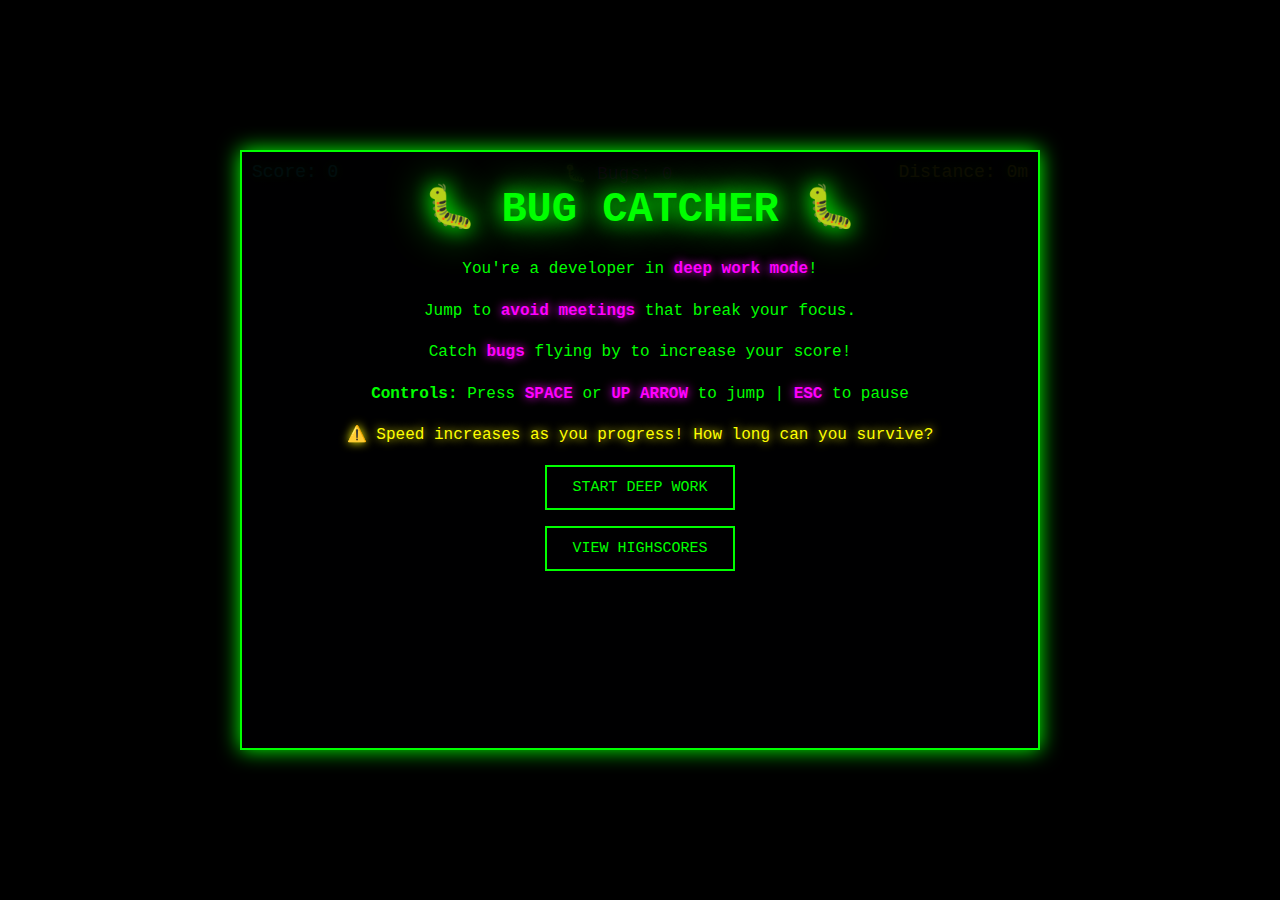
<file: bugCatcher.html>
<!DOCTYPE html>
<html lang="en">
<head>
  <meta charset="UTF-8">
  <title>Bug Catcher</title>
  <link rel="stylesheet" href="styles.css">
  <style>
    #gameContainer {
      width: 800px;
      height: 600px;
      background: linear-gradient(180deg, #000814 0%, #001122 100%);
    }

    #gameCanvas {
      width: 100%;
      height: 100%;
    }

    #bugs {
      color: #f0f;
      text-shadow: 0 0 10px #f0f;
    }

    .screen {
      padding: 30px 20px;
    }

    .screen h1 {
      font-size: 42px;
      margin-bottom: 15px;
    }

    .screen p {
      font-size: 16px;
      margin: 8px 0;
    }

    .screen button,
    .screen a {
      padding: 12px 25px;
      font-size: 15px;
      margin: 8px;
    }

    .name-input {
      width: 250px;
      font-size: 18px;
      text-transform: uppercase;
    }
  </style>
</head>
<body>
  <div id="gameContainer">
    <canvas id="gameCanvas" width="800" height="600"></canvas>

    <div id="hud">
      <div id="score">Score: 0</div>
      <div id="bugs">🐛 Bugs: 0</div>
      <div id="distance">Distance: 0m</div>
    </div>

    <div id="startScreen" class="screen with-popup-leaderboard">
      <h1>🐛 BUG CATCHER 🐛</h1>
      <p>You're a developer in <span class="highlight">deep work mode</span>!</p>
      <p>Jump to <span class="highlight">avoid meetings</span> that break your focus.</p>
      <p>Catch <span class="highlight">bugs</span> flying by to increase your score!</p>
      <p><strong>Controls:</strong> Press <span class="highlight">SPACE</span> or <span class="highlight">UP ARROW</span> to jump | <span class="highlight">ESC</span> to pause</p>
      <p class="warning">⚠️ Speed increases as you progress! How long can you survive?</p>
      <button onclick="startGame()">START DEEP WORK</button>
      <button onclick="showHighscores()">VIEW HIGHSCORES</button>
    </div>

    <div id="highscorePopup" onclick="hideHighscores()">
      <h2>🏆 TOP 10 LEADERBOARD</h2>
      <div id="leaderboard">
        <div id="leaderboardList"></div>
      </div>
      <p>Click anywhere to return</p>
    </div>

    <div id="pauseScreen" class="screen hidden">
      <h1>⏸️ PAUSED</h1>
      <p>Taking a break from deep work...</p>
      <p>Press <span class="highlight">ESC</span> to resume</p>
      <button onclick="resumeGame()">RESUME</button>
      <button onclick="restartGame()">RESTART</button>
    </div>

    <div id="gameOverScreen" class="screen hidden">
      <h1>💥 FOCUS BROKEN!</h1>
      <p>A meeting caught you! Your deep work session has ended.</p>
      <div id="finalStats">
        <p>Final Score: <span id="finalScore" class="highlight">0</span></p>
        <p>Bugs Caught: <span id="finalBugs" class="highlight">0</span> 🐛</p>
        <p>Distance: <span id="finalDistance" class="highlight">0</span>m</p>
      </div>
      <p>Enter your name for the leaderboard:</p>
      <input type="text" id="nameInput" class="name-input" placeholder="ENTER NAME" maxlength="20">
      <button onclick="saveScoreAndExit()">SAVE SCORE</button>
      <button onclick="exitToMenu()">SKIP</button>
    </div>
  </div>

  <script>
    const canvas = document.getElementById('gameCanvas');
    const ctx = canvas.getContext('2d');

    // Game state
    let gameState = 'start'; // start, playing, paused, gameOver
    let animationId = null;
    let lastFrame = 0;

    // Game variables
    let score = 0;
    let bugsCaught = 0;
    let distance = 0;
    let gameSpeed = 3.5;  // Gentler starting speed
    const maxGameSpeed = 9;  // Reduced max speed for fairer gameplay
    let gravityRise = 0.6;  // Adjusted for lower jump
    let gravityFall = 0.8;  // Faster gravity when falling
    let maxFallSpeed = 15;  // Terminal velocity
    let jumpStrength = 14;  // Balanced - can clear obstacles comfortably (max height ~163px)
    let jumpHoldTime = 0;  // Track how long space is held
    const shortJumpStrength = 8;  // For quick taps
    const jumpHoldThreshold = 0.15;  // Time threshold to distinguish tap from hold (seconds)
    let isJumping = false;
    let jumpKeyPressed = false;  // Track if jump key is currently held
    let screenShake = 0;

    // Advanced jump mechanics
    let coyoteTime = 0;        // Grace period after leaving ground
    let coyoteTimeMax = 0.1;   // 0.1 seconds
    let jumpBuffer = 0;        // Remember jump input
    let jumpBufferMax = 0.1;   // 0.1 seconds

    // Player
    const player = {
      x: 100,
      y: 0,
      width: 40,
      height: 50,
      velocityY: 0,
      isOnGround: false
    };

    // Ground level
    const groundY = canvas.height - 80;

    // Obstacles (meetings)
    let obstacles = [];
    let obstacleTimer = 0;
    let obstacleInterval = 2.0; // seconds

    // Obstacle patterns for predictable but challenging gameplay
    const obstaclePatterns = [
      { interval: 2.2, count: 1, description: 'single' },       // Single obstacle - always safe to jump
      { interval: 2.5, count: 1, description: 'recovery' },     // Wide gap - recovery time
      { interval: 1.8, count: 2, gap: 2.5, description: 'double' }, // Two obstacles - jump both or run between
      { interval: 2.0, count: 1, description: 'single' },       // Single obstacle
      { interval: 2.8, count: 1, description: 'recovery' },     // Wide gap with potential bug
      { interval: 1.6, count: 2, gap: 2.0, description: 'quick-double' } // Quick succession
    ];
    let currentPattern = 0;
    let patternObstaclesSpawned = 0;
    let patternGapTimer = 0;

    // Collectibles (bugs)
    let bugs = [];
    let bugTimer = 0;
    let bugInterval = 1.5; // seconds

    // Particles
    let particles = [];

    // Audio context
    const audioCtx = new (window.AudioContext || window.webkitAudioContext)();

    // Sound effects
    function playSound(frequency, duration, type = 'sine', volume = 0.3) {
      const oscillator = audioCtx.createOscillator();
      const gainNode = audioCtx.createGain();

      oscillator.connect(gainNode);
      gainNode.connect(audioCtx.destination);

      oscillator.frequency.value = frequency;
      oscillator.type = type;

      gainNode.gain.setValueAtTime(volume, audioCtx.currentTime);
      gainNode.gain.exponentialRampToValueAtTime(0.01, audioCtx.currentTime + duration);

      oscillator.start(audioCtx.currentTime);
      oscillator.stop(audioCtx.currentTime + duration);
    }

    function jumpSound() {
      playSound(600, 0.1, 'square', 0.2);
      setTimeout(() => playSound(800, 0.08, 'square', 0.15), 50);
    }

    function collectSound() {
      playSound(800, 0.1, 'sine', 0.25);
      setTimeout(() => playSound(1000, 0.1, 'sine', 0.25), 50);
      setTimeout(() => playSound(1200, 0.15, 'sine', 0.25), 100);
    }

    function crashSound() {
      playSound(150, 0.3, 'sawtooth', 0.4);
      setTimeout(() => playSound(100, 0.4, 'sawtooth', 0.4), 200);
    }

    // Particle class
    class Particle {
      constructor(x, y, color, size = 3) {
        this.x = x;
        this.y = y;
        this.vx = (Math.random() - 0.5) * 6;
        this.vy = (Math.random() - 0.5) * 6 - 2;
        this.life = 1;
        this.color = color;
        this.size = size;
      }

      update(delta) {
        this.x += this.vx;
        this.y += this.vy;
        this.vy += 0.3; // gravity
        this.life -= delta * 1.5;
      }

      draw() {
        ctx.globalAlpha = this.life;
        ctx.fillStyle = this.color;
        ctx.beginPath();
        ctx.arc(this.x, this.y, this.size, 0, Math.PI * 2);
        ctx.fill();
        ctx.globalAlpha = 1;
      }
    }

    // Obstacle class with visual telegraphing
    class Obstacle {
      constructor() {
        this.x = canvas.width;
        this.y = groundY - 55;  // Reduced height for better clearance
        this.width = 70;
        this.height = 55;  // Slightly shorter obstacle
        this.passed = false;
        this.spawnTime = 0;  // Track time since spawn for warning effects
      }

      update(delta) {
        this.x -= gameSpeed;
        this.spawnTime += delta;
      }

      isInWarningZone() {
        // Warning zone is the right 250px of screen
        return this.x >= canvas.width - 250;
      }

      draw() {
        const inWarningZone = this.isInWarningZone();

        // Draw warning indicator when obstacle is in warning zone
        if (inWarningZone) {
          // Pulsing warning line
          const pulse = Math.sin(this.spawnTime * 10) * 0.3 + 0.7;
          ctx.strokeStyle = `rgba(255, 0, 0, ${pulse * 0.5})`;
          ctx.lineWidth = 3;
          ctx.setLineDash([10, 5]);
          ctx.beginPath();
          ctx.moveTo(this.x, 0);
          ctx.lineTo(this.x, groundY);
          ctx.stroke();
          ctx.setLineDash([]);
        }

        // Draw meeting icon/box with enhanced glow in warning zone
        ctx.fillStyle = '#f00';
        ctx.shadowColor = '#f00';
        ctx.shadowBlur = inWarningZone ? 25 : 15;  // Stronger glow in warning zone
        ctx.fillRect(this.x, this.y, this.width, this.height);
        ctx.shadowBlur = 0;

        // Draw text
        ctx.fillStyle = '#fff';
        ctx.font = 'bold 14px Courier New';
        ctx.textAlign = 'center';
        ctx.textBaseline = 'middle';
        ctx.fillText('MEETING', this.x + this.width / 2, this.y + 20);
        ctx.fillText('📅', this.x + this.width / 2, this.y + 40);
      }

      collidesWith(player) {
        // More forgiving collision with tolerance margins
        const margin = 5;  // 5px tolerance for better feel
        return player.x + margin < this.x + this.width &&
               player.x + player.width - margin > this.x &&
               player.y + margin < this.y + this.height &&
               player.y + player.height - margin > this.y;
      }
    }

    // Bug class with intelligent placement
    class Bug {
      constructor(obstacles) {
        this.x = canvas.width;
        this.width = 30;
        this.height = 30;
        this.collected = false;
        this.wobble = Math.random() * Math.PI * 2;

        // Intelligent height placement based on nearby obstacles
        this.y = this.calculateSafeHeight(obstacles);
      }

      calculateSafeHeight(obstacles) {
        // Define height zones based on actual jump capability
        // Jump strength 14 with gravity 0.6 gives max height ~163px
        const LOW_MIN = 40;   // Easy to reach
        const LOW_MAX = 85;   // Low jump
        const MID_MIN = 85;   // Medium difficulty
        const MID_MAX = 135;  // Mid-jump arc
        const HIGH_MIN = 135; // Challenging
        const HIGH_MAX = 160; // Requires perfect timing at jump peak

        // Check if any obstacle is nearby (within 200-500px ahead)
        const nearbyObstacle = obstacles.find(obs =>
          obs.x > this.x - 100 && obs.x < this.x + 500
        );

        let heightZone;

        if (nearbyObstacle) {
          // If obstacle nearby, only use MID or HIGH zones (safe to jump)
          heightZone = Math.random() < 0.6 ? 'MID' : 'HIGH';
        } else {
          // If no obstacle, can use any zone (including rewards for perfect timing)
          const rand = Math.random();
          if (rand < 0.3) heightZone = 'LOW';
          else if (rand < 0.7) heightZone = 'MID';
          else heightZone = 'HIGH';
        }

        // Calculate Y position based on chosen zone
        let height;
        switch(heightZone) {
          case 'LOW':
            height = LOW_MIN + Math.random() * (LOW_MAX - LOW_MIN);
            break;
          case 'MID':
            height = MID_MIN + Math.random() * (MID_MAX - MID_MIN);
            break;
          case 'HIGH':
            height = HIGH_MIN + Math.random() * (HIGH_MAX - HIGH_MIN);
            break;
        }

        return groundY - height;
      }

      update() {
        this.x -= gameSpeed;
        this.wobble += 0.1;
      }

      draw() {
        const wobbleY = Math.sin(this.wobble) * 5;

        // Enhanced glow when near player (magnetism feedback)
        const isNear = this.isNearPlayer(player);
        ctx.shadowColor = '#f0f';
        ctx.shadowBlur = isNear ? 30 : 20;  // Brighter glow when close
        ctx.font = '30px Courier New';
        ctx.textAlign = 'center';
        ctx.textBaseline = 'middle';

        // Draw collection radius indicator when near (subtle)
        if (isNear) {
          ctx.strokeStyle = 'rgba(255, 0, 255, 0.3)';
          ctx.lineWidth = 2;
          ctx.beginPath();
          ctx.arc(this.x + this.width / 2, this.y + this.height / 2, 35, 0, Math.PI * 2);
          ctx.stroke();
        }

        ctx.fillText('🐛', this.x + this.width / 2, this.y + this.height / 2 + wobbleY);
        ctx.shadowBlur = 0;
      }

      collidesWith(player) {
        // Use distance-based collision with magnetism for more forgiving collection
        const bugCenterX = this.x + this.width / 2;
        const bugCenterY = this.y + this.height / 2;
        const playerCenterX = player.x + player.width / 2;
        const playerCenterY = player.y + player.height / 2;

        const distance = Math.sqrt(
          Math.pow(bugCenterX - playerCenterX, 2) +
          Math.pow(bugCenterY - playerCenterY, 2)
        );

        // Collection radius - more forgiving than exact AABB collision
        const collectionRadius = 35;  // Slightly larger than bug size for magnetism
        return distance < collectionRadius;
      }

      // Check if bug is near player for visual feedback
      isNearPlayer(player) {
        const bugCenterX = this.x + this.width / 2;
        const bugCenterY = this.y + this.height / 2;
        const playerCenterX = player.x + player.width / 2;
        const playerCenterY = player.y + player.height / 2;

        const distance = Math.sqrt(
          Math.pow(bugCenterX - playerCenterX, 2) +
          Math.pow(bugCenterY - playerCenterY, 2)
        );

        return distance < 50;  // Warning radius slightly larger than collection
      }
    }

    // Leaderboard functions
    function loadLeaderboard() {
      const data = localStorage.getItem('bugCatcherLeaderboard');
      return data ? JSON.parse(data) : [];
    }

    function saveLeaderboard(leaderboard) {
      localStorage.setItem('bugCatcherLeaderboard', JSON.stringify(leaderboard));
    }

    function addScoreToLeaderboard(name, score, bugs, distance) {
      const leaderboard = loadLeaderboard();

      leaderboard.push({
        name: name.trim().toUpperCase() || 'ANONYMOUS',
        score: score,
        bugs: bugs,
        distance: distance,
        date: new Date().toLocaleDateString()
      });

      // Sort by score descending
      leaderboard.sort((a, b) => b.score - a.score);

      // Keep only top 10
      const top10 = leaderboard.slice(0, 10);
      saveLeaderboard(top10);
    }

    function displayLeaderboard() {
      const leaderboard = loadLeaderboard();
      const listElement = document.getElementById('leaderboardList');

      if (leaderboard.length === 0) {
        listElement.innerHTML = '<p style="text-align: center; color: #0f0; opacity: 0.5;">No scores yet. Be the first!</p>';
        return;
      }

      listElement.innerHTML = leaderboard.map((entry, index) => {
        const rank = index + 1;
        const medal = rank === 1 ? '🥇' : rank === 2 ? '🥈' : rank === 3 ? '🥉' : `${rank}.`;
        const topClass = rank <= 3 ? 'top3' : '';

        return `
          <div class="leaderboard-entry ${topClass}">
            <span class="leaderboard-rank">${medal}</span>
            <span class="leaderboard-name">${entry.name}</span>
            <span class="leaderboard-score">${entry.score} pts</span>
          </div>
        `;
      }).join('');
    }

    function saveScoreAndExit() {
      const nameInput = document.getElementById('nameInput');
      const name = nameInput.value.trim();

      addScoreToLeaderboard(name, score, bugsCaught, distance);
      displayLeaderboard();
      nameInput.value = '';
      exitToMenu();
    }

    function exitToMenu() {
      // Hide all screens
      document.getElementById('pauseScreen').classList.add('hidden');
      document.getElementById('gameOverScreen').classList.add('hidden');

      // Show start screen
      document.getElementById('startScreen').classList.remove('hidden');

      // Reset game state
      gameState = 'start';
      resetGame();

      // Clear canvas
      ctx.clearRect(0, 0, canvas.width, canvas.height);
    }

    function resetGame() {
      score = 0;
      bugsCaught = 0;
      distance = 0;
      gameSpeed = 3.5;
      player.y = groundY - player.height;
      player.velocityY = 0;
      player.isOnGround = true;
      isJumping = false;
      jumpKeyPressed = false;
      jumpHoldTime = 0;
      coyoteTime = 0;
      jumpBuffer = 0;
      obstacles = [];
      bugs = [];
      particles = [];
      obstacleTimer = 0;
      bugTimer = 0;
      currentPattern = 0;
      patternObstaclesSpawned = 0;
      patternGapTimer = 0;
      screenShake = 0;
      updateHUD();
    }

    function updateHUD() {
      document.getElementById('score').textContent = 'Score: ' + score;
      document.getElementById('bugs').textContent = '🐛 Bugs: ' + bugsCaught;
      document.getElementById('distance').textContent = 'Distance: ' + Math.floor(distance) + 'm';
    }

    function jump() {
      if (gameState === 'playing') {
        // Try to jump immediately if on ground or in coyote time
        if (player.isOnGround || coyoteTime > 0) {
          player.velocityY = -jumpStrength;
          player.isOnGround = false;
          isJumping = true;
          coyoteTime = 0;  // Use up coyote time
          jumpBuffer = 0;  // Clear buffer
          jumpSound();
        } else {
          // Store jump input for buffering
          jumpBuffer = jumpBufferMax;
        }
      }
    }

    function drawPlayer() {
      ctx.fillStyle = '#0ff';
      ctx.shadowColor = '#0ff';
      ctx.shadowBlur = 15;
      ctx.fillRect(player.x, player.y, player.width, player.height);
      ctx.shadowBlur = 0;

      // Draw developer symbol
      ctx.fillStyle = '#000';
      ctx.font = 'bold 20px Courier New';
      ctx.textAlign = 'center';
      ctx.textBaseline = 'middle';
      ctx.fillText('</>', player.x + player.width / 2, player.y + player.height / 2);
    }

    function drawGround() {
      // Ground line
      ctx.strokeStyle = '#0f0';
      ctx.lineWidth = 3;
      ctx.shadowColor = '#0f0';
      ctx.shadowBlur = 10;
      ctx.beginPath();
      ctx.moveTo(0, groundY);
      ctx.lineTo(canvas.width, groundY);
      ctx.stroke();
      ctx.shadowBlur = 0;

      // Grid pattern on ground
      ctx.strokeStyle = 'rgba(0, 255, 0, 0.2)';
      ctx.lineWidth = 1;
      const offset = (distance * gameSpeed) % 40;
      for (let i = -offset; i < canvas.width; i += 40) {
        ctx.beginPath();
        ctx.moveTo(i, groundY);
        ctx.lineTo(i, canvas.height);
        ctx.stroke();
      }
    }

    function drawBackground() {
      // Far background layer - slow parallax stars for depth (30% speed)
      ctx.fillStyle = 'rgba(0, 255, 255, 0.3)';
      const farOffset = (distance * gameSpeed * 0.3) % 100;
      for (let i = -farOffset; i < canvas.width; i += 100) {
        for (let j = 50; j < canvas.height - 100; j += 80) {
          ctx.fillRect(i, j, 2, 2);
        }
      }

      // Near background layer - grid lines synchronized with obstacles (100% speed)
      ctx.strokeStyle = 'rgba(0, 255, 0, 0.15)';
      ctx.lineWidth = 1;
      const nearOffset = (distance * gameSpeed) % 60;

      for (let i = -nearOffset; i < canvas.width; i += 60) {
        ctx.beginPath();
        ctx.moveTo(i, 0);
        ctx.lineTo(i, groundY);
        ctx.stroke();
      }

      // Warning zone overlay on right side of screen
      const warningZoneX = canvas.width - 250;
      const gradient = ctx.createLinearGradient(warningZoneX, 0, canvas.width, 0);
      gradient.addColorStop(0, 'rgba(255, 100, 0, 0)');
      gradient.addColorStop(1, 'rgba(255, 100, 0, 0.05)');
      ctx.fillStyle = gradient;
      ctx.fillRect(warningZoneX, 0, 250, groundY);

      // Warning zone border
      ctx.strokeStyle = 'rgba(255, 100, 0, 0.2)';
      ctx.lineWidth = 1;
      ctx.setLineDash([5, 5]);
      ctx.beginPath();
      ctx.moveTo(warningZoneX, 0);
      ctx.lineTo(warningZoneX, groundY);
      ctx.stroke();
      ctx.setLineDash([]);
    }

    function gameLoop(timestamp) {
      if (gameState !== 'playing') return;

      let delta = (timestamp - lastFrame) / 1000;
      lastFrame = timestamp;

      // Cap delta to prevent large jumps
      if (delta > 0.1) delta = 0.1;

      // Increase speed over time (gentler acceleration for fairer difficulty curve)
      if (gameSpeed < maxGameSpeed) {
        gameSpeed += 0.0003;  // Slower acceleration
        if (gameSpeed > maxGameSpeed) {
          gameSpeed = maxGameSpeed;
        }
      }

      // Increase score with distance
      distance += delta * 10;
      score = Math.floor(distance * 10 + bugsCaught * 100);
      updateHUD();

      // Screen shake
      let offsetX = 0, offsetY = 0;
      if (screenShake > 0) {
        offsetX = (Math.random() - 0.5) * screenShake * 30;
        offsetY = (Math.random() - 0.5) * screenShake * 30;
        screenShake -= delta * 3;
      }

      ctx.save();
      ctx.translate(offsetX, offsetY);
      ctx.clearRect(-50, -50, canvas.width + 100, canvas.height + 100);

      // Draw background
      drawBackground();
      drawGround();

      // Update player physics
      if (!player.isOnGround) {
        // Apply variable gravity with floatiness at peak
        let currentGravity;
        if (player.velocityY >= -2 && player.velocityY <= 2) {
          // At jump peak - add floatiness for better control
          currentGravity = 0.3;
        } else if (player.velocityY < 0) {
          // Rising
          currentGravity = gravityRise;
          // If jump key released early, apply extra gravity to shorten jump
          if (!jumpKeyPressed && jumpHoldTime < jumpHoldThreshold) {
            currentGravity = gravityFall;
          }
        } else {
          // Falling
          currentGravity = gravityFall;
        }

        player.velocityY += currentGravity;

        // Apply terminal velocity
        if (player.velocityY > maxFallSpeed) {
          player.velocityY = maxFallSpeed;
        }

        player.y += player.velocityY;

        // Update coyote time (only if not jumping, i.e., walked off edge)
        if (!isJumping && coyoteTime > 0) {
          coyoteTime -= delta;
        }

        if (player.y >= groundY - player.height) {
          player.y = groundY - player.height;
          player.velocityY = 0;
          player.isOnGround = true;
          isJumping = false;

          // Apply buffered jump if player pressed jump before landing
          if (jumpBuffer > 0) {
            jump();
          }
        }
      } else {
        // Player is on ground - reset coyote time
        coyoteTime = coyoteTimeMax;
      }

      // Decrement jump buffer
      if (jumpBuffer > 0) {
        jumpBuffer -= delta;
      }

      // Track jump key hold time
      if (jumpKeyPressed && !player.isOnGround) {
        jumpHoldTime += delta;
      }

      drawPlayer();

      // Spawn obstacles using pattern system
      obstacleTimer += delta;

      const pattern = obstaclePatterns[currentPattern];
      const baseInterval = pattern.interval;
      // Adjust interval based on game speed (gets slightly faster but not too much)
      const adjustedInterval = Math.max(1.2, baseInterval - (gameSpeed - 3.5) * 0.08);

      if (pattern.count > 1 && patternObstaclesSpawned > 0) {
        // Multi-obstacle pattern: use gap timer for spacing between obstacles in the same pattern
        patternGapTimer += delta;
        if (patternGapTimer >= pattern.gap && patternObstaclesSpawned < pattern.count) {
          obstacles.push(new Obstacle());
          patternObstaclesSpawned++;
          patternGapTimer = 0;
        }

        // After all obstacles in pattern are spawned, wait for interval before next pattern
        if (patternObstaclesSpawned >= pattern.count && obstacleTimer >= adjustedInterval) {
          obstacleTimer = 0;
          currentPattern = (currentPattern + 1) % obstaclePatterns.length;
          patternObstaclesSpawned = 0;
        }
      } else {
        // Single obstacle pattern or first obstacle of multi-obstacle pattern
        if (obstacleTimer >= adjustedInterval) {
          obstacles.push(new Obstacle());
          patternObstaclesSpawned++;
          obstacleTimer = 0;
          patternGapTimer = 0;

          // If single obstacle pattern, move to next pattern immediately
          if (pattern.count === 1) {
            currentPattern = (currentPattern + 1) % obstaclePatterns.length;
            patternObstaclesSpawned = 0;
          }
        }
      }

      // Update and draw obstacles
      for (let i = obstacles.length - 1; i >= 0; i--) {
        const obstacle = obstacles[i];
        obstacle.update(delta);
        obstacle.draw();

        // Check collision
        if (obstacle.collidesWith(player)) {
          gameOver();
          return;
        }

        // Award points for passing obstacle
        if (!obstacle.passed && obstacle.x + obstacle.width < player.x) {
          obstacle.passed = true;
          score += 50;
        }

        // Remove off-screen obstacles
        if (obstacle.x + obstacle.width < 0) {
          obstacles.splice(i, 1);
        }
      }

      // Spawn bugs with intelligent placement
      bugTimer += delta;
      if (bugTimer >= bugInterval) {
        bugs.push(new Bug(obstacles));  // Pass obstacles for intelligent placement
        bugTimer = 0;
        bugInterval = Math.max(0.8, 1.5 - (gameSpeed - 3.5) * 0.05);  // Adjusted for new speed range
      }

      // Update and draw bugs
      for (let i = bugs.length - 1; i >= 0; i--) {
        const bug = bugs[i];
        bug.update();
        bug.draw();

        // Check collision
        if (!bug.collected && bug.collidesWith(player)) {
          bug.collected = true;
          bugsCaught++;
          score += 100;
          collectSound();

          // Create particles
          for (let j = 0; j < 20; j++) {
            particles.push(new Particle(bug.x + bug.width / 2, bug.y + bug.height / 2, '#f0f', 4));
          }

          bugs.splice(i, 1);
        }

        // Remove off-screen bugs
        if (bug.x + bug.width < 0) {
          bugs.splice(i, 1);
        }
      }

      // Update and draw particles
      particles = particles.filter(p => {
        p.update(delta);
        p.draw();
        return p.life > 0;
      });

      ctx.restore();

      animationId = requestAnimationFrame(gameLoop);
    }

    function startGame() {
      document.getElementById('startScreen').classList.add('hidden');
      resetGame();
      gameState = 'playing';
      lastFrame = performance.now();
      animationId = requestAnimationFrame(gameLoop);
    }

    function pauseGame() {
      if (gameState === 'playing') {
        gameState = 'paused';
        document.getElementById('pauseScreen').classList.remove('hidden');
      }
    }

    function resumeGame() {
      if (gameState === 'paused') {
        gameState = 'playing';
        document.getElementById('pauseScreen').classList.add('hidden');
        lastFrame = performance.now();
        animationId = requestAnimationFrame(gameLoop);
      }
    }

    function gameOver() {
      gameState = 'gameOver';
      crashSound();
      screenShake = 1;

      // Create explosion particles
      for (let i = 0; i < 50; i++) {
        particles.push(new Particle(player.x + player.width / 2, player.y + player.height / 2, ['#f00', '#ff0', '#f0f'][Math.floor(Math.random() * 3)], 5));
      }

      // Update final stats
      document.getElementById('finalScore').textContent = score;
      document.getElementById('finalBugs').textContent = bugsCaught;
      document.getElementById('finalDistance').textContent = Math.floor(distance);
      document.getElementById('gameOverScreen').classList.remove('hidden');

      // Focus on name input
      setTimeout(() => {
        document.getElementById('nameInput').focus();
      }, 100);
    }

    function restartGame() {
      document.getElementById('pauseScreen').classList.add('hidden');
      document.getElementById('gameOverScreen').classList.add('hidden');
      startGame();
    }

    // Event listeners
    document.addEventListener('keydown', (e) => {
      if (e.key === 'Escape') {
        if (gameState === 'playing') {
          pauseGame();
        } else if (gameState === 'paused') {
          resumeGame();
        }
        return;
      }

      if (e.key === ' ' || e.key === 'ArrowUp') {
        e.preventDefault();
        if (!jumpKeyPressed) {  // Only trigger on initial press
          jumpKeyPressed = true;
          jumpHoldTime = 0;
          jump();
        }
      }

      // Submit score with Enter key
      if (e.key === 'Enter' && gameState === 'gameOver') {
        saveScoreAndExit();
      }
    });

    // Track key release for variable jump height
    document.addEventListener('keyup', (e) => {
      if (e.key === ' ' || e.key === 'ArrowUp') {
        jumpKeyPressed = false;
      }
    });

    // Allow Enter key to submit name
    document.getElementById('nameInput').addEventListener('keydown', (e) => {
      if (e.key === 'Enter') {
        saveScoreAndExit();
      }
    });

    // Initialize leaderboard on page load
    displayLeaderboard();

    // Initial player position
    player.y = groundY - player.height;

    // Highscore popup functions
    function showHighscores() {
      displayLeaderboard();
      document.getElementById('highscorePopup').classList.add('show');
    }

    function hideHighscores() {
      document.getElementById('highscorePopup').classList.remove('show');
    }
  </script>
</body>
</html>
</file>
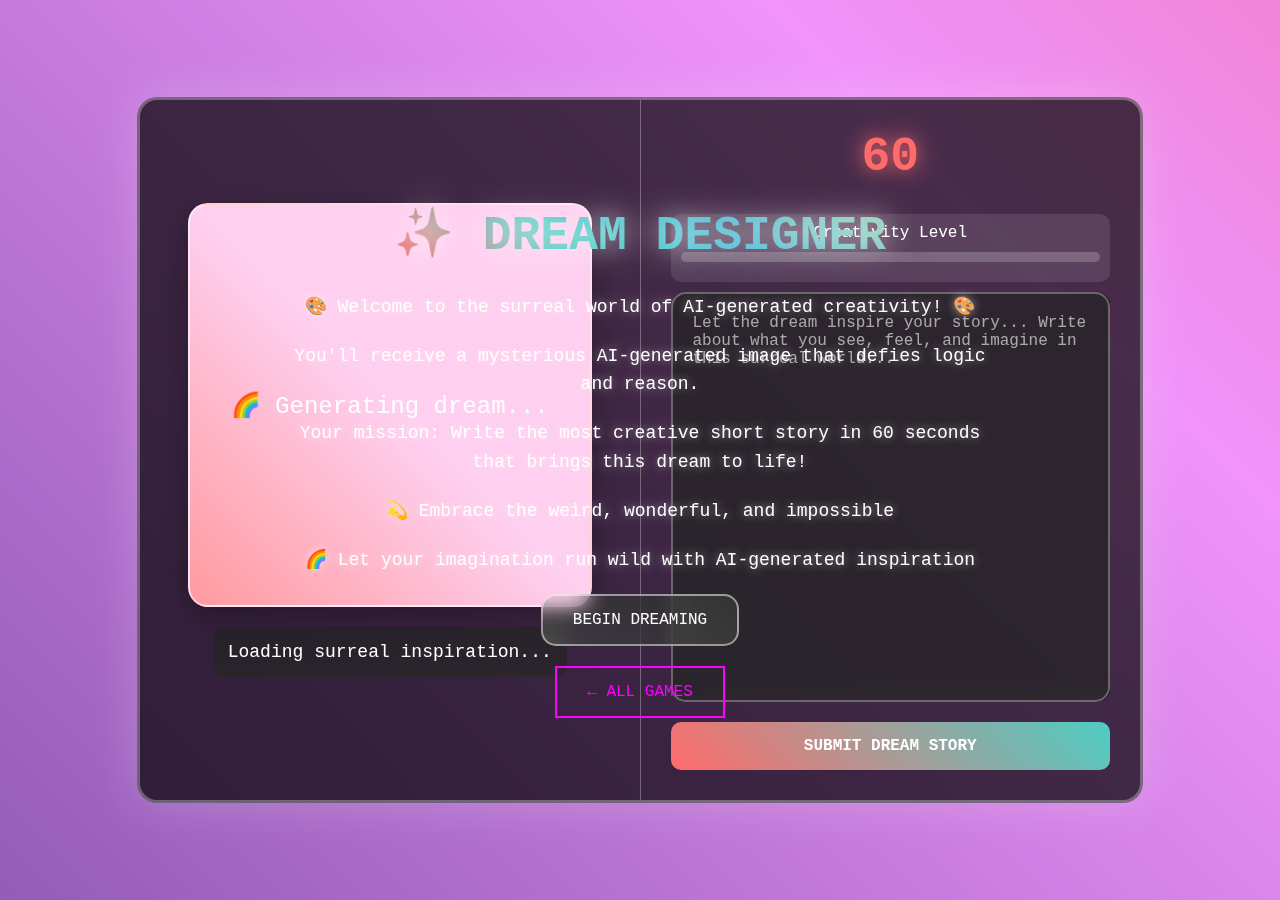
<file: dreamDesigner.html>
<!DOCTYPE html>
<html lang="en">
<head>
  <meta charset="UTF-8">
  <title>Dream Designer</title>
  <style>
    body {
      margin: 0;
      font-family: 'Courier New', Courier, monospace;
      background: linear-gradient(45deg, #667eea 0%, #764ba2 25%, #f093fb 50%, #f5576c 75%, #4facfe 100%);
      background-size: 400% 400%;
      animation: dreamShift 10s ease-in-out infinite;
      color: #fff;
      overflow: hidden;
      height: 100vh;
      display: flex;
      justify-content: center;
      align-items: center;
    }

    @keyframes dreamShift {
      0% { background-position: 0% 50%; }
      25% { background-position: 100% 50%; }
      50% { background-position: 100% 100%; }
      75% { background-position: 0% 100%; }
      100% { background-position: 0% 50%; }
    }

    #gameContainer {
      width: 1000px;
      height: 700px;
      border: 3px solid rgba(255, 255, 255, 0.3);
      border-radius: 20px;
      box-shadow: 0 0 50px rgba(255, 255, 255, 0.2);
      background: rgba(0, 0, 0, 0.7);
      position: relative;
      backdrop-filter: blur(15px);
    }

    .screen {
      position: absolute;
      top: 0;
      left: 0;
      width: 100%;
      height: 100%;
      display: flex;
      flex-direction: column;
      justify-content: center;
      align-items: center;
      z-index: 20;
    }

    .screen h1 {
      font-size: 48px;
      margin-bottom: 20px;
      text-shadow: 0 0 30px rgba(255, 255, 255, 0.8);
      text-align: center;
      background: linear-gradient(45deg, #ff6b6b, #4ecdc4, #45b7d1, #96ceb4);
      -webkit-background-clip: text;
      -webkit-text-fill-color: transparent;
      background-clip: text;
      animation: rainbow 3s ease-in-out infinite;
    }

    @keyframes rainbow {
      0%, 100% { filter: hue-rotate(0deg); }
      50% { filter: hue-rotate(180deg); }
    }

    .screen p {
      font-size: 18px;
      text-align: center;
      margin: 10px 0;
      max-width: 700px;
      line-height: 1.6;
      text-shadow: 0 0 10px rgba(255, 255, 255, 0.5);
    }

    .screen button {
      padding: 15px 30px;
      background: linear-gradient(45deg, rgba(255, 255, 255, 0.2), rgba(255, 255, 255, 0.1));
      border: 2px solid rgba(255, 255, 255, 0.5);
      color: #fff;
      font-family: 'Courier New', Courier, monospace;
      font-size: 16px;
      cursor: pointer;
      margin: 10px;
      transition: all 0.3s;
      border-radius: 15px;
      backdrop-filter: blur(10px);
    }

    .screen button:hover {
      background: linear-gradient(45deg, rgba(255, 255, 255, 0.3), rgba(255, 255, 255, 0.2));
      box-shadow: 0 0 20px rgba(255, 255, 255, 0.5);
      transform: translateY(-2px);
    }

    .hidden {
      display: none;
    }

    #gameArea {
      width: 100%;
      height: 100%;
      display: flex;
    }

    #imageSection {
      flex: 1;
      display: flex;
      flex-direction: column;
      justify-content: center;
      align-items: center;
      padding: 30px;
      border-right: 1px solid rgba(255, 255, 255, 0.3);
    }

    #dreamImage {
      width: 400px;
      height: 400px;
      border: 2px solid rgba(255, 255, 255, 0.5);
      border-radius: 20px;
      background: linear-gradient(45deg, #ff9a9e 0%, #fecfef 50%, #fecfef 100%);
      display: flex;
      justify-content: center;
      align-items: center;
      font-size: 24px;
      text-align: center;
      margin-bottom: 20px;
      box-shadow: 0 10px 30px rgba(0, 0, 0, 0.3);
      position: relative;
      overflow: hidden;
    }

    #dreamImage::before {
      content: '';
      position: absolute;
      top: 0;
      left: 0;
      right: 0;
      bottom: 0;
      background: url('data:image/svg+xml,<svg xmlns="http://www.w3.org/2000/svg" viewBox="0 0 100 100"><defs><pattern id="grain" width="100" height="100" patternUnits="userSpaceOnUse"><circle cx="20" cy="20" r="1" fill="%23fff" opacity="0.1"/><circle cx="80" cy="40" r="1.5" fill="%23fff" opacity="0.15"/><circle cx="60" cy="80" r="1" fill="%23fff" opacity="0.1"/><circle cx="30" cy="70" r="1.2" fill="%23fff" opacity="0.12"/></pattern></defs><rect width="100" height="100" fill="url(%23grain)"/></svg>');
      opacity: 0.3;
    }

    #storySection {
      flex: 1;
      padding: 30px;
      display: flex;
      flex-direction: column;
    }

    #timer {
      font-size: 48px;
      color: #ff6b6b;
      font-weight: bold;
      text-align: center;
      margin-bottom: 20px;
      text-shadow: 0 0 20px #ff6b6b;
    }

    #storyInput {
      flex: 1;
      background: rgba(255, 255, 255, 0.1);
      border: 2px solid rgba(255, 255, 255, 0.3);
      border-radius: 15px;
      color: #fff;
      font-family: 'Courier New', Courier, monospace;
      font-size: 16px;
      padding: 20px;
      resize: none;
      backdrop-filter: blur(10px);
      margin-bottom: 20px;
    }

    #storyInput:focus {
      outline: none;
      border-color: rgba(255, 255, 255, 0.6);
      box-shadow: 0 0 20px rgba(255, 255, 255, 0.3);
    }

    #storyInput::placeholder {
      color: rgba(255, 255, 255, 0.6);
    }

    #submitBtn {
      padding: 15px 30px;
      background: linear-gradient(45deg, #ff6b6b, #4ecdc4);
      border: none;
      color: #fff;
      font-family: 'Courier New', Courier, monospace;
      font-size: 16px;
      font-weight: bold;
      cursor: pointer;
      border-radius: 10px;
      transition: all 0.3s;
    }

    #submitBtn:hover {
      transform: translateY(-2px);
      box-shadow: 0 5px 15px rgba(0, 0, 0, 0.3);
    }

    #submitBtn:disabled {
      opacity: 0.5;
      cursor: not-allowed;
      transform: none;
    }

    .dream-prompt {
      font-size: 18px;
      text-align: center;
      margin-bottom: 20px;
      padding: 15px;
      background: rgba(255, 255, 255, 0.1);
      border-radius: 10px;
      backdrop-filter: blur(10px);
    }

    .story-display {
      background: rgba(255, 255, 255, 0.1);
      border: 2px solid rgba(255, 255, 255, 0.3);
      border-radius: 15px;
      padding: 20px;
      margin: 20px 0;
      backdrop-filter: blur(10px);
      max-height: 200px;
      overflow-y: auto;
    }

    .creativity-meter {
      background: rgba(255, 255, 255, 0.1);
      border-radius: 10px;
      padding: 10px;
      margin: 10px 0;
      text-align: center;
    }

    .meter-bar {
      width: 100%;
      height: 10px;
      background: rgba(255, 255, 255, 0.2);
      border-radius: 5px;
      overflow: hidden;
      margin: 10px 0;
    }

    .meter-fill {
      height: 100%;
      background: linear-gradient(90deg, #ff6b6b, #4ecdc4, #45b7d1);
      border-radius: 5px;
      transition: width 0.5s ease;
    }

    .floating-word {
      position: absolute;
      color: rgba(255, 255, 255, 0.7);
      font-size: 14px;
      pointer-events: none;
      animation: float 3s linear infinite;
    }

    @keyframes float {
      from {
        opacity: 1;
        transform: translateY(0);
      }
      to {
        opacity: 0;
        transform: translateY(-100px);
      }
    }
  </style>
</head>
<body>
  <div id="gameContainer">
    <div id="startScreen" class="screen">
      <h1>✨ DREAM DESIGNER</h1>
      <p>🎨 Welcome to the surreal world of AI-generated creativity! 🎨</p>
      <p>You'll receive a mysterious AI-generated image that defies logic and reason.</p>
      <p>Your mission: Write the most creative short story in 60 seconds that brings this dream to life!</p>
      <p>💫 Embrace the weird, wonderful, and impossible</p>
      <p>🌈 Let your imagination run wild with AI-generated inspiration</p>
      <button onclick="startGame()">BEGIN DREAMING</button>
      <a href="index.html" style="padding: 15px 30px; background: transparent; border: 2px solid #f0f; color: #f0f; font-family: 'Courier New', Courier, monospace; font-size: 16px; cursor: pointer; margin: 10px; transition: all 0.3s; text-decoration: none; display: inline-block;">← ALL GAMES</a>
    </div>

    <div id="pauseScreen" class="screen hidden">
      <h1>⏸️ DREAM PAUSED</h1>
      <p>Creativity suspended in the dream realm...</p>
      <button onclick="resumeGame()">RESUME DREAMING</button>
      <button onclick="showStart()">RESTART</button>
    </div>

    <div id="gameOverScreen" class="screen hidden">
      <h1>🌟 DREAM COMPLETE!</h1>
      <div id="finalStory" class="story-display"></div>
      <div class="creativity-meter">
        <div>Creativity Score: <span id="finalCreativity">0</span>/100</div>
        <div class="meter-bar">
          <div class="meter-fill" id="finalMeter"></div>
        </div>
      </div>
      <p id="creativityFeedback"></p>
      <button onclick="showStart()">DREAM AGAIN</button>
    </div>

    <div id="gameArea" class="hidden">
      <div id="imageSection">
        <div id="dreamImage">
          <div id="imageContent">
            🌈 Generating dream...
          </div>
        </div>
        <div class="dream-prompt" id="dreamPrompt">
          Loading surreal inspiration...
        </div>
      </div>

      <div id="storySection">
        <div id="timer">60</div>

        <div class="creativity-meter">
          <div>Creativity Level</div>
          <div class="meter-bar">
            <div class="meter-fill" id="creativityMeter" style="width: 0%"></div>
          </div>
        </div>

        <textarea
          id="storyInput"
          placeholder="Let the dream inspire your story... Write about what you see, feel, and imagine in this surreal world..."
          maxlength="500"
        ></textarea>

        <button id="submitBtn" onclick="submitStory()">SUBMIT DREAM STORY</button>
      </div>
    </div>
  </div>

  <script>
    let gameState = 'start';
    let timeLeft = 60;
    let timer = null;
    let isPaused = false;
    let story = '';
    let creativityScore = 0;
    let currentDream = null;

    const dreamScenarios = [
      {
        description: "🦄 A cybernetic unicorn DJing at a cloud disco while rainbow data streams pour from its horn, attended by dancing algorithms in formal wear",
        prompt: "In a world where code comes to life...",
        image: "🦄💫🎵🌈💻"
      },
      {
        description: "🐙 An octopus librarian organizing books that float like butterflies, each book containing a different universe's Wikipedia",
        prompt: "Knowledge takes many forms...",
        image: "🐙📚🦋🌌📖"
      },
      {
        description: "🏢 A corporate boardroom where the chairs are giant mushrooms and the executives are AI chatbots presenting quarterly reports to sentient coffee cups",
        prompt: "When artificial intelligence meets organic wisdom...",
        image: "🍄💼🤖☕📊"
      },
      {
        description: "🌮 A taco food truck that travels through dimensions, serving interdimensional fusion cuisine to hungry time travelers and confused physicists",
        prompt: "Flavor transcends reality...",
        image: "🌮🚚🌀⏰🔬"
      },
      {
        description: "🎮 A video game where the NPCs have unionized and gone on strike, demanding better dialogue and more interesting side quests",
        prompt: "When virtual worlds revolt...",
        image: "🎮✊💬🎪🤖"
      },
      {
        description: "🌙 A moon that's actually a giant disco ball, reflecting Earth's dreams back as shooting stars that spell out forgotten memories",
        prompt: "Dreams become reality...",
        image: "🌙✨💫🌟💭"
      }
    ];

    const creativeWords = [
      'surreal', 'mystical', 'ethereal', 'whimsical', 'enchanted', 'mysterious',
      'fantastical', 'magical', 'otherworldly', 'dreamlike', 'bizarre', 'wonder',
      'imagination', 'impossible', 'transcendent', 'luminous', 'cosmic', 'infinite'
    ];

    function startGame() {
      hideAllScreens();
      document.getElementById('gameArea').classList.remove('hidden');
      gameState = 'playing';
      story = '';
      creativityScore = 0;
      timeLeft = 60;

      // Select random dream scenario
      currentDream = dreamScenarios[Math.floor(Math.random() * dreamScenarios.length)];
      displayDream();

      document.getElementById('storyInput').value = '';
      document.getElementById('storyInput').focus();

      startTimer();
      startCreativityAnalysis();
    }

    function displayDream() {
      document.getElementById('imageContent').textContent = currentDream.image;
      document.getElementById('dreamPrompt').innerHTML = `
        <strong>Your Dream Vision:</strong><br>
        ${currentDream.description}<br><br>
        <em>${currentDream.prompt}</em>
      `;
    }

    function pauseGame() {
      if (gameState === 'playing') {
        isPaused = true;
        clearInterval(timer);
        document.getElementById('pauseScreen').classList.remove('hidden');
      }
    }

    function resumeGame() {
      isPaused = false;
      document.getElementById('pauseScreen').classList.add('hidden');
      startTimer();
      startCreativityAnalysis();
      document.getElementById('storyInput').focus();
    }

    function showStart() {
      hideAllScreens();
      gameState = 'start';
      document.getElementById('startScreen').classList.remove('hidden');
      clearInterval(timer);
    }

    function hideAllScreens() {
      document.querySelectorAll('.screen').forEach(screen => {
        screen.classList.add('hidden');
      });
    }

    function startTimer() {
      clearInterval(timer);
      timer = setInterval(() => {
        if (!isPaused) {
          timeLeft--;
          updateTimerDisplay();

          if (timeLeft <= 0) {
            timeUp();
          }
        }
      }, 1000);
    }

    function updateTimerDisplay() {
      const timerElement = document.getElementById('timer');
      timerElement.textContent = timeLeft;

      if (timeLeft <= 10) {
        timerElement.style.color = '#ff4757';
        timerElement.style.animation = 'pulse 1s infinite';
      } else if (timeLeft <= 30) {
        timerElement.style.color = '#ffa502';
      } else {
        timerElement.style.color = '#ff6b6b';
        timerElement.style.animation = 'none';
      }
    }

    function startCreativityAnalysis() {
      setInterval(() => {
        if (!isPaused && gameState === 'playing') {
          analyzeCreativity();
        }
      }, 1000);
    }

    function analyzeCreativity() {
      const text = document.getElementById('storyInput').value.toLowerCase();
      let score = 0;

      // Base score for length
      score += Math.min(text.length * 0.2, 40);

      // Bonus for creative words
      creativeWords.forEach(word => {
        if (text.includes(word)) {
          score += 5;
          createFloatingWord(word);
        }
      });

      // Bonus for varied vocabulary
      const words = text.split(/\s+/).filter(w => w.length > 3);
      const uniqueWords = new Set(words);
      score += Math.min(uniqueWords.size * 0.5, 20);

      // Bonus for questions and exclamations
      score += (text.match(/[?!]/g) || []).length * 2;

      // Bonus for metaphors and poetic language
      if (text.includes('like') || text.includes('as if') || text.includes('seemed')) {
        score += 5;
      }

      creativityScore = Math.min(Math.round(score), 100);
      updateCreativityMeter();
    }

    function createFloatingWord(word) {
      const floating = document.createElement('div');
      floating.className = 'floating-word';
      floating.textContent = '+' + word;
      floating.style.left = Math.random() * 80 + 10 + '%';
      floating.style.top = '90%';

      document.getElementById('gameContainer').appendChild(floating);

      setTimeout(() => {
        if (floating.parentNode) {
          floating.parentNode.removeChild(floating);
        }
      }, 3000);
    }

    function updateCreativityMeter() {
      document.getElementById('creativityMeter').style.width = creativityScore + '%';
    }

    function timeUp() {
      clearInterval(timer);
      submitStory();
    }

    function submitStory() {
      if (gameState !== 'playing') return;

      story = document.getElementById('storyInput').value;

      if (story.trim().length === 0) {
        story = "The dream faded before words could capture its essence...";
      }

      gameComplete();
    }

    function gameComplete() {
      gameState = 'complete';
      hideAllScreens();

      document.getElementById('finalStory').textContent = story;
      document.getElementById('finalCreativity').textContent = creativityScore;
      document.getElementById('finalMeter').style.width = creativityScore + '%';

      let feedback = '';
      if (creativityScore >= 90) {
        feedback = '🌟 DREAM WEAVER EXTRAORDINAIRE! Your imagination knows no bounds!';
      } else if (creativityScore >= 70) {
        feedback = '✨ CREATIVE GENIUS! You\'ve crafted a truly magical story!';
      } else if (creativityScore >= 50) {
        feedback = '🎨 IMAGINATIVE STORYTELLER! Your creativity shines through!';
      } else if (creativityScore >= 30) {
        feedback = '📝 ASPIRING DREAMER! Keep exploring your creative side!';
      } else {
        feedback = '🌱 BUDDING ARTIST! Every great dreamer starts somewhere!';
      }

      document.getElementById('creativityFeedback').textContent = feedback;
      document.getElementById('gameOverScreen').classList.remove('hidden');
    }

    // Event listeners
    document.getElementById('storyInput').addEventListener('input', () => {
      if (!isPaused && gameState === 'playing') {
        analyzeCreativity();
      }
    });

    document.addEventListener('keydown', (e) => {
      if (e.key === 'Escape') {
        if (gameState === 'playing' && !isPaused) {
          pauseGame();
        } else if (isPaused) {
          resumeGame();
        }
      } else if (e.key === 'Enter' && e.ctrlKey && gameState === 'playing') {
        submitStory();
      }
    });

    // Prevent tab from leaving textarea
    document.getElementById('storyInput').addEventListener('keydown', (e) => {
      if (e.key === 'Tab') {
        e.preventDefault();
        const textarea = e.target;
        const start = textarea.selectionStart;
        const end = textarea.selectionEnd;
        textarea.value = textarea.value.substring(0, start) + '  ' + textarea.value.substring(end);
        textarea.selectionStart = textarea.selectionEnd = start + 2;
      }
    });
  </script>
</body>
</html>
</file>
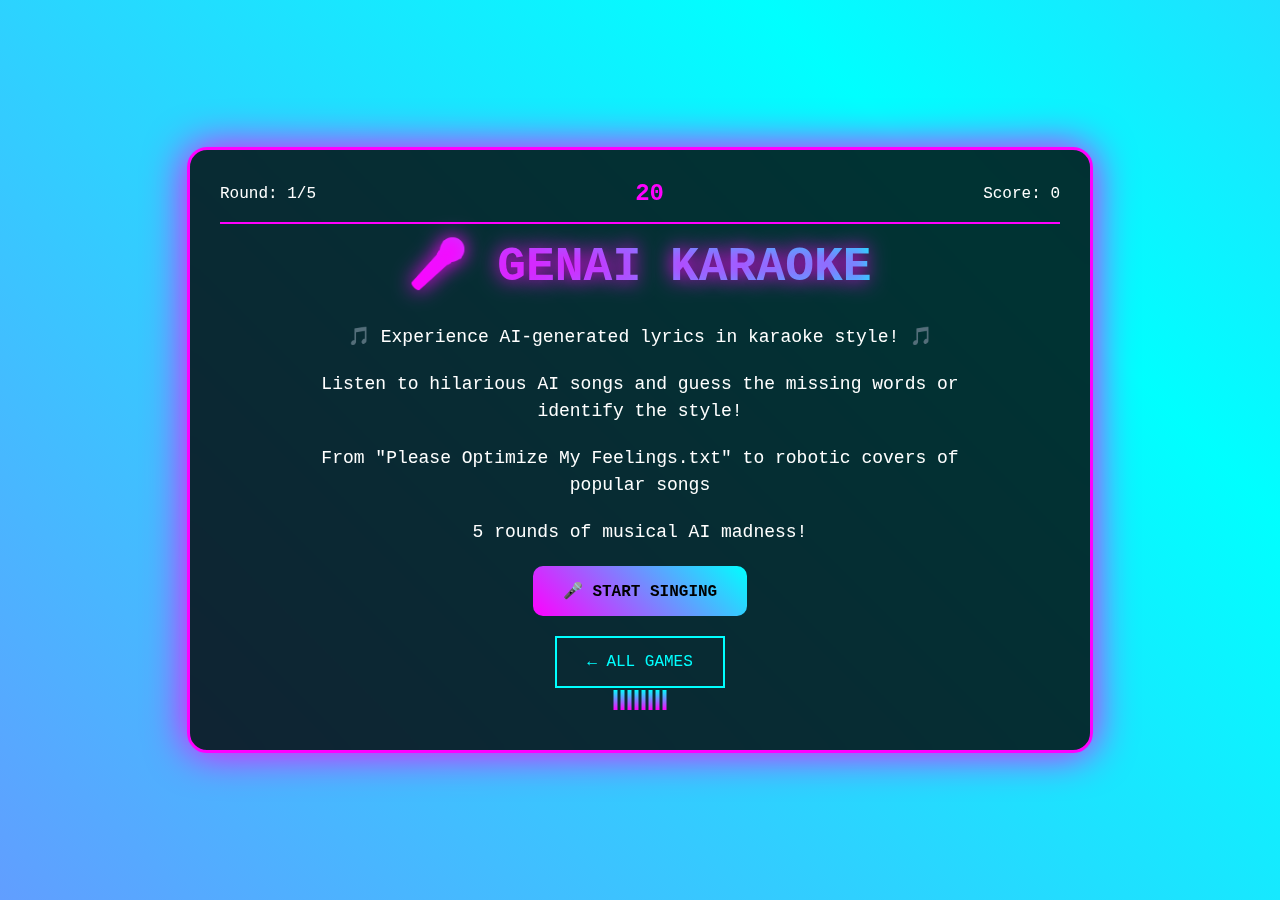
<file: genaiKaraoke.html>
<!DOCTYPE html>
<html lang="en">
<head>
  <meta charset="UTF-8">
  <title>GenAI Karaoke</title>
  <style>
    body {
      margin: 0;
      font-family: 'Courier New', Courier, monospace;
      background: linear-gradient(45deg, #ff00ff, #00ffff, #ff00ff);
      background-size: 400% 400%;
      animation: vaporwave 8s ease-in-out infinite;
      color: #fff;
      overflow: hidden;
      height: 100vh;
      display: flex;
      justify-content: center;
      align-items: center;
    }

    @keyframes vaporwave {
      0% { background-position: 0% 50%; }
      50% { background-position: 100% 50%; }
      100% { background-position: 0% 50%; }
    }

    #gameContainer {
      width: 900px;
      height: 600px;
      background: rgba(0, 0, 0, 0.8);
      border: 3px solid #ff00ff;
      border-radius: 20px;
      box-shadow: 0 0 40px #ff00ff;
      position: relative;
      backdrop-filter: blur(10px);
    }

    .screen {
      position: absolute;
      top: 0;
      left: 0;
      width: 100%;
      height: 100%;
      display: flex;
      flex-direction: column;
      justify-content: center;
      align-items: center;
      z-index: 20;
    }

    .screen h1 {
      font-size: 48px;
      margin-bottom: 20px;
      text-shadow: 0 0 20px #ff00ff;
      text-align: center;
      background: linear-gradient(45deg, #ff00ff, #00ffff);
      -webkit-background-clip: text;
      -webkit-text-fill-color: transparent;
      background-clip: text;
    }

    .screen p {
      font-size: 18px;
      text-align: center;
      margin: 10px 0;
      max-width: 700px;
      line-height: 1.5;
    }

    .screen button {
      padding: 15px 30px;
      background: linear-gradient(45deg, #ff00ff, #00ffff);
      border: none;
      color: #000;
      font-family: 'Courier New', Courier, monospace;
      font-size: 16px;
      font-weight: bold;
      cursor: pointer;
      margin: 10px;
      transition: all 0.3s;
      border-radius: 10px;
    }

    .screen button:hover {
      transform: scale(1.1);
      box-shadow: 0 0 20px #ff00ff;
    }

    .hidden {
      display: none;
    }

    #gameArea {
      padding: 30px;
      height: calc(100% - 60px);
      display: flex;
      flex-direction: column;
    }

    #header {
      display: flex;
      justify-content: space-between;
      align-items: center;
      margin-bottom: 20px;
      padding-bottom: 15px;
      border-bottom: 2px solid #ff00ff;
    }

    #lyricsContainer {
      flex: 1;
      display: flex;
      flex-direction: column;
      justify-content: center;
      align-items: center;
      text-align: center;
      position: relative;
    }

    #currentLyric {
      font-size: 36px;
      font-weight: bold;
      margin: 30px 0;
      min-height: 100px;
      display: flex;
      align-items: center;
      justify-content: center;
      text-shadow: 0 0 15px #00ffff;
      animation: pulse 2s infinite;
    }

    @keyframes pulse {
      0% { transform: scale(1); }
      50% { transform: scale(1.05); }
      100% { transform: scale(1); }
    }

    #inputArea {
      margin: 20px 0;
    }

    #guessInput {
      padding: 15px;
      font-size: 18px;
      width: 400px;
      background: rgba(255, 0, 255, 0.2);
      border: 2px solid #ff00ff;
      border-radius: 10px;
      color: #fff;
      font-family: 'Courier New', Courier, monospace;
      text-align: center;
    }

    #guessInput:focus {
      outline: none;
      box-shadow: 0 0 15px #ff00ff;
    }

    #choices {
      display: flex;
      gap: 15px;
      justify-content: center;
      margin: 20px 0;
    }

    .choice-btn {
      padding: 12px 20px;
      background: rgba(0, 255, 255, 0.2);
      border: 2px solid #00ffff;
      color: #00ffff;
      font-family: 'Courier New', Courier, monospace;
      cursor: pointer;
      border-radius: 8px;
      transition: all 0.3s;
    }

    .choice-btn:hover {
      background: rgba(0, 255, 255, 0.4);
      box-shadow: 0 0 10px #00ffff;
    }

    .choice-btn.correct {
      background: #4caf50;
      border-color: #4caf50;
      color: #fff;
    }

    .choice-btn.incorrect {
      background: #f44336;
      border-color: #f44336;
      color: #fff;
    }

    #feedback {
      margin: 20px 0;
      font-size: 20px;
      min-height: 30px;
      font-weight: bold;
    }

    #timer {
      font-size: 24px;
      color: #ff00ff;
      font-weight: bold;
    }

    .bounce {
      animation: bounce 0.5s;
    }

    @keyframes bounce {
      0%, 20%, 60%, 100% { transform: translateY(0); }
      40% { transform: translateY(-10px); }
      80% { transform: translateY(-5px); }
    }

    #visualizer {
      position: absolute;
      bottom: 10px;
      left: 50%;
      transform: translateX(-50%);
      display: flex;
      gap: 3px;
    }

    .bar {
      width: 4px;
      height: 20px;
      background: linear-gradient(0deg, #ff00ff, #00ffff);
      animation: visualize 0.5s infinite alternate;
    }

    @keyframes visualize {
      from { height: 20px; }
      to { height: 40px; }
    }
  </style>
</head>
<body>
  <div id="gameContainer">
    <div id="startScreen" class="screen">
      <h1>🎤 GENAI KARAOKE</h1>
      <p>🎵 Experience AI-generated lyrics in karaoke style! 🎵</p>
      <p>Listen to hilarious AI songs and guess the missing words or identify the style!</p>
      <p>From "Please Optimize My Feelings.txt" to robotic covers of popular songs</p>
      <p>5 rounds of musical AI madness!</p>
      <button onclick="startGame()">🎤 START SINGING</button>
      <a href="index.html" style="padding: 15px 30px; background: transparent; border: 2px solid #0ff; color: #0ff; font-family: 'Courier New', Courier, monospace; font-size: 16px; cursor: pointer; margin: 10px; transition: all 0.3s; text-decoration: none; display: inline-block;">← ALL GAMES</a>
    </div>

    <div id="pauseScreen" class="screen hidden">
      <h1>⏸️ PAUSED</h1>
      <p>Music paused. Ready to continue the show?</p>
      <button onclick="resumeGame()">RESUME</button>
      <button onclick="showStart()">RESTART</button>
    </div>

    <div id="gameOverScreen" class="screen hidden">
      <h1>🎉 PERFORMANCE COMPLETE!</h1>
      <p>Final Score: <span id="finalScore"></span>/5</p>
      <p id="performanceRating"></p>
      <button onclick="showStart()">🎤 ENCORE</button>
    </div>

    <div id="gameArea" class="hidden">
      <div id="header">
        <div>Round: <span id="roundText">1</span>/5</div>
        <div id="timer">20</div>
        <div>Score: <span id="scoreText">0</span></div>
      </div>

      <div id="lyricsContainer">
        <div id="currentLyric"></div>

        <div id="inputArea" class="hidden">
          <input type="text" id="guessInput" placeholder="Fill in the missing word...">
        </div>

        <div id="choices" class="hidden"></div>

        <div id="feedback"></div>

        <div id="visualizer">
          <div class="bar" style="animation-delay: 0s;"></div>
          <div class="bar" style="animation-delay: 0.1s;"></div>
          <div class="bar" style="animation-delay: 0.2s;"></div>
          <div class="bar" style="animation-delay: 0.3s;"></div>
          <div class="bar" style="animation-delay: 0.4s;"></div>
          <div class="bar" style="animation-delay: 0.5s;"></div>
          <div class="bar" style="animation-delay: 0.6s;"></div>
          <div class="bar" style="animation-delay: 0.7s;"></div>
        </div>
      </div>
    </div>
  </div>

  <script>
    let gameState = 'start';
    let currentRound = 1;
    let score = 0;
    let timeLeft = 20;
    let timer = null;
    let currentSong = null;
    let isPaused = false;

    const songs = [
      {
        type: "fill",
        title: "Please Optimize My Feelings.txt",
        lyric: "My heart is running out of _____, need a software update tonight",
        options: ["memory", "battery", "storage", "bandwidth"],
        correct: "memory",
        explanation: "AI love song about emotional storage issues!"
      },
      {
        type: "style",
        title: "Robotic Cover Challenge",
        lyric: "🎵 I'm a Barbie girl, in a Barbie world / Life in plastic, it's fantastic 🎵",
        options: ["Original Human", "GPT-4", "Text-to-Speech", "Claude"],
        correct: "Text-to-Speech",
        explanation: "That robotic delivery is classic text-to-speech!"
      },
      {
        type: "fill",
        title: "Debug My Love",
        lyric: "You're the _____ to my machine learning model",
        options: ["dataset", "algorithm", "error", "output"],
        correct: "dataset",
        explanation: "Without good data, love can't be trained properly!"
      },
      {
        type: "style",
        title: "AI Shakespeare",
        lyric: "To prompt or not to prompt, that is the question / Whether 'tis nobler to fine-tune the model",
        options: ["Shakespeare", "GPT-3", "Human Poet", "ChatGPT"],
        correct: "GPT-3",
        explanation: "That's classic GPT-3 mixing Shakespeare with AI terminology!"
      },
      {
        type: "fill",
        title: "Neural Network Lullaby",
        lyric: "Close your APIs and dream of electric _____",
        options: ["sheep", "data", "clouds", "tokens"],
        correct: "sheep",
        explanation: "AI version of 'Do Androids Dream of Electric Sheep?'"
      }
    ];

    function startGame() {
      hideAllScreens();
      document.getElementById('gameArea').classList.remove('hidden');
      gameState = 'playing';
      currentRound = 1;
      score = 0;
      nextRound();
    }

    function pauseGame() {
      if (gameState === 'playing' && !isPaused) {
        isPaused = true;
        clearInterval(timer);
        document.getElementById('pauseScreen').classList.remove('hidden');
      }
    }

    function resumeGame() {
      isPaused = false;
      document.getElementById('pauseScreen').classList.add('hidden');
      startTimer();
    }

    function showStart() {
      hideAllScreens();
      gameState = 'start';
      document.getElementById('startScreen').classList.remove('hidden');
      clearInterval(timer);
    }

    function hideAllScreens() {
      document.querySelectorAll('.screen').forEach(screen => {
        screen.classList.add('hidden');
      });
    }

    function nextRound() {
      if (currentRound > 5) {
        gameComplete();
        return;
      }

      currentSong = songs[currentRound - 1];
      document.getElementById('roundText').textContent = currentRound;
      document.getElementById('scoreText').textContent = score;

      // Update UI based on song type
      setupSongDisplay();

      timeLeft = 20;
      startTimer();
    }

    function setupSongDisplay() {
      const currentLyric = document.getElementById('currentLyric');
      const inputArea = document.getElementById('inputArea');
      const choices = document.getElementById('choices');
      const feedback = document.getElementById('feedback');

      // Reset
      feedback.textContent = '';
      inputArea.classList.add('hidden');
      choices.classList.add('hidden');

      // Show song title and lyric
      currentLyric.innerHTML = `
        <div style="font-size: 18px; color: #ff00ff; margin-bottom: 15px;">
          ♪ ${currentSong.title} ♪
        </div>
        <div>${currentSong.lyric}</div>
      `;

      if (currentSong.type === 'fill') {
        // Show input for fill-in-the-blank
        inputArea.classList.remove('hidden');
        document.getElementById('guessInput').value = '';
        document.getElementById('guessInput').focus();
      } else {
        // Show multiple choice for style identification
        choices.classList.remove('hidden');
        choices.innerHTML = '';

        currentSong.options.forEach(option => {
          const btn = document.createElement('button');
          btn.className = 'choice-btn';
          btn.textContent = option;
          btn.onclick = () => makeChoice(option);
          choices.appendChild(btn);
        });
      }
    }

    function startTimer() {
      clearInterval(timer);
      timer = setInterval(() => {
        timeLeft--;
        document.getElementById('timer').textContent = timeLeft;

        if (timeLeft <= 5) {
          document.getElementById('timer').style.color = '#f44336';
        } else {
          document.getElementById('timer').style.color = '#ff00ff';
        }

        if (timeLeft <= 0) {
          timeOut();
        }
      }, 1000);
    }

    function timeOut() {
      clearInterval(timer);
      showFeedback(false, "Time's up! " + currentSong.explanation);
      setTimeout(nextRoundOrComplete, 3000);
    }

    function makeChoice(choice) {
      if (isPaused || gameState !== 'playing') return;

      clearInterval(timer);

      const correct = choice.toLowerCase() === currentSong.correct.toLowerCase();

      if (correct) {
        score++;
        showFeedback(true, currentSong.explanation);
      } else {
        showFeedback(false, `Wrong! Correct answer: ${currentSong.correct}. ${currentSong.explanation}`);
      }

      // Highlight correct/incorrect choices
      document.querySelectorAll('.choice-btn').forEach(btn => {
        if (btn.textContent.toLowerCase() === currentSong.correct.toLowerCase()) {
          btn.classList.add('correct');
        } else if (btn.textContent.toLowerCase() === choice.toLowerCase() && !correct) {
          btn.classList.add('incorrect');
        }
        btn.disabled = true;
      });

      setTimeout(nextRoundOrComplete, 3000);
    }

    function checkFillAnswer() {
      const input = document.getElementById('guessInput').value.trim();
      makeChoice(input);
    }

    function showFeedback(correct, message) {
      const feedback = document.getElementById('feedback');
      feedback.innerHTML = `
        <div style="color: ${correct ? '#4caf50' : '#f44336'}; margin-bottom: 10px;">
          ${correct ? '🎵 PERFECT PITCH! 🎵' : '🎵 OFF-KEY! 🎵'}
        </div>
        <div style="font-size: 16px;">${message}</div>
      `;

      if (correct) {
        feedback.classList.add('bounce');
        setTimeout(() => feedback.classList.remove('bounce'), 500);
      }
    }

    function nextRoundOrComplete() {
      currentRound++;
      if (currentRound <= 5) {
        nextRound();
      } else {
        gameComplete();
      }
    }

    function gameComplete() {
      gameState = 'complete';
      hideAllScreens();

      document.getElementById('finalScore').textContent = score;

      let rating = '';
      if (score === 5) {
        rating = '🌟 VIRTUOSO! You\'re a GenAI music expert!';
      } else if (score >= 4) {
        rating = '🎤 STAR PERFORMER! Great ear for AI music!';
      } else if (score >= 3) {
        rating = '🎵 RISING TALENT! Keep practicing!';
      } else if (score >= 2) {
        rating = '🎶 BACKUP SINGER! Room for improvement!';
      } else {
        rating = '🎸 TONE DEAF! Time to study AI music!';
      }

      document.getElementById('performanceRating').textContent = rating;
      document.getElementById('gameOverScreen').classList.remove('hidden');
    }

    // Event listeners
    document.getElementById('guessInput').addEventListener('keydown', (e) => {
      if (e.key === 'Enter' && gameState === 'playing' && !isPaused) {
        checkFillAnswer();
      }
    });

    document.addEventListener('keydown', (e) => {
      if (e.key === 'Escape') {
        if (gameState === 'playing' && !isPaused) {
          pauseGame();
        } else if (isPaused) {
          resumeGame();
        }
      } else if (gameState === 'playing' && !isPaused && currentSong.type === 'style') {
        const num = parseInt(e.key);
        if (num >= 1 && num <= 4) {
          const option = currentSong.options[num - 1];
          if (option) makeChoice(option);
        }
      }
    });
  </script>
</body>
</html>
</file>
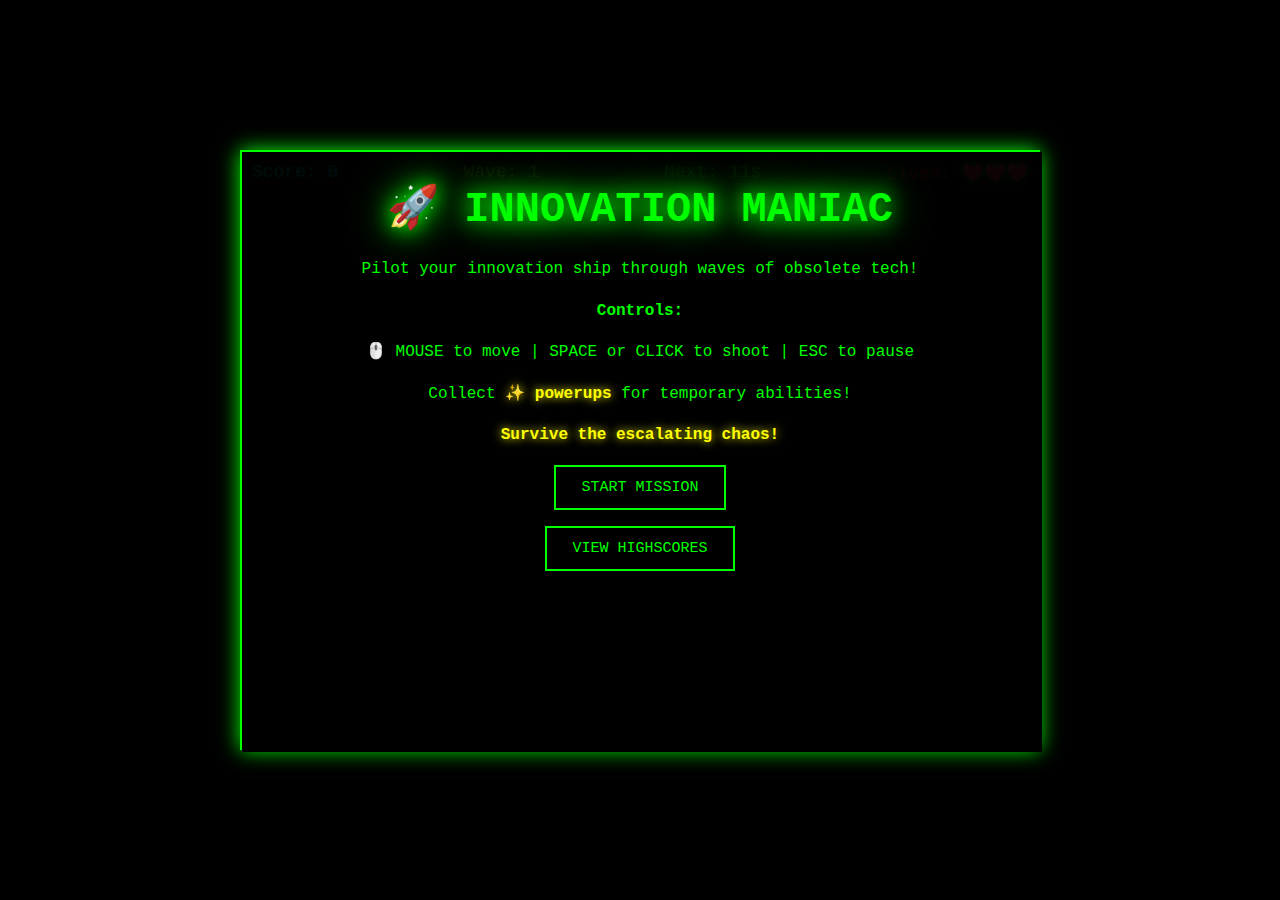
<file: innovationManiac.html>
<!DOCTYPE html>
<html lang="en">
<head>
  <meta charset="UTF-8">
  <title>Innovation Maniac</title>
  <link rel="stylesheet" href="styles.css">
  <style>
    #gameContainer {
      width: 800px;
      height: 600px;
    }

    canvas {
      background: #000;
    }

    .highlight {
      color: #ff0;
      text-shadow: 0 0 10px #ff0;
    }

    .screen {
      padding: 30px 20px;
    }

    .screen h1 {
      font-size: 42px;
      margin-bottom: 15px;
    }

    .screen p {
      font-size: 16px;
      margin: 8px 0;
    }

    .screen button,
    .screen a {
      padding: 12px 25px;
      font-size: 15px;
      margin: 8px;
    }
  </style>
</head>
<body>
  <div id="gameContainer">
    <canvas id="gameCanvas" width="800" height="600"></canvas>
    <div id="hud">
      <div id="score">Score: 0</div>
      <div id="wave">Wave: 1</div>
      <div id="waveTimer">Next: 11s</div>
      <div id="lives">Lives: ❤️❤️❤️</div>
    </div>

    <div id="startScreen" class="screen with-popup-leaderboard">
      <h1>🚀 INNOVATION MANIAC</h1>
      <p>Pilot your innovation ship through waves of obsolete tech!</p>
      <p><strong>Controls:</strong></p>
      <p>🖱️ MOUSE to move | SPACE or CLICK to shoot | ESC to pause</p>
      <p>Collect <span class="highlight">✨ powerups</span> for temporary abilities!</p>
      <p class="highlight">Survive the escalating chaos!</p>
      <button onclick="startGame()">START MISSION</button>
      <button onclick="showHighscores()">VIEW HIGHSCORES</button>
    </div>

    <div id="highscorePopup" onclick="hideHighscores()">
      <h2>🏆 TOP 10 LEADERBOARD</h2>
      <div id="leaderboard">
        <div id="leaderboardList"></div>
      </div>
      <p>Click anywhere to return</p>
    </div>

    <div id="pauseScreen" class="screen hidden">
      <h1>⏸️ PAUSED</h1>
      <p>Mission suspended. Press ESC to resume.</p>
      <button onclick="resumeGame()">RESUME</button>
      <button onclick="restartGame()">RESTART</button>
    </div>

    <div id="gameOverScreen" class="screen hidden">
      <h1>💥 MISSION FAILED</h1>
      <p id="finalScore"></p>
      <p>Wave reached: <span id="finalWave"></span></p>
      <input type="text" id="nameInput" class="name-input" placeholder="Enter your name (optional)" maxlength="20">
      <button onclick="saveScoreAndExit()">CONTINUE</button>
    </div>
  </div>

  <script>
    const canvas = document.getElementById('gameCanvas');
    const ctx = canvas.getContext('2d');
    const scoreDisplay = document.getElementById('score');
    const waveDisplay = document.getElementById('wave');
    const waveTimerDisplay = document.getElementById('waveTimer');
    const livesDisplay = document.getElementById('lives');

    // Audio context for sound effects
    const audioCtx = new (window.AudioContext || window.webkitAudioContext)();

    // Game state
    let gameState = "start"; // start, playing, paused, gameOver
    let animationId = null;
    let lastFrame = 0;
    let score = 0;
    let lives = 3;
    let wave = 1;
    let waveTimer = 11; // Time until next wave
    const WAVE_DURATION = 11; // Seconds per wave
    let timeScale = 1.0; // Global speed multiplier - increases with waves
    let screenShake = 0;

    // Stars for scrolling background
    let stars = [];
    for (let i = 0; i < 100; i++) {
      stars.push({
        x: Math.random() * canvas.width,
        y: Math.random() * canvas.height,
        speed: Math.random() * 100 + 50,
        size: Math.random() * 2
      });
    }

    // Player
    const player = {
      x: canvas.width / 2,
      y: canvas.height - 80,
      width: 40,
      height: 40,
      speed: 300,
      shootCooldown: 0,
      shootDelay: 0.2,
      powerLevel: 1 // 1 = single shot, 2 = double, 3 = triple
    };

    // Active powerups with timers
    const activePowerups = {
      tripleShot: 0,
      shield: 0,
      rapidFire: 0,
      invincibility: 0
    };

    // Combo system
    let comboCount = 0;
    let comboTimer = 0;
    const COMBO_TIMEOUT = 2; // Seconds before combo resets
    let scoreMultiplier = 1;

    // Game objects
    let bullets = [];
    let enemyBullets = [];
    let enemies = [];
    let powerups = [];
    let particles = [];
    let explosions = [];

    // Enemy spawning
    let enemySpawnTimer = 0;
    let enemySpawnDelay = 2; // seconds between spawns

    // Input
    const keys = {};
    const mouse = {
      x: canvas.width / 2,
      y: canvas.height - 80,
      down: false
    };

    // Sound effects
    function playSound(frequency, duration, type = 'sine') {
      const oscillator = audioCtx.createOscillator();
      const gainNode = audioCtx.createGain();

      oscillator.connect(gainNode);
      gainNode.connect(audioCtx.destination);

      oscillator.frequency.value = frequency;
      oscillator.type = type;

      gainNode.gain.setValueAtTime(0.3, audioCtx.currentTime);
      gainNode.gain.exponentialRampToValueAtTime(0.01, audioCtx.currentTime + duration);

      oscillator.start(audioCtx.currentTime);
      oscillator.stop(audioCtx.currentTime + duration);
    }

    function shootSound() {
      const oscillator = audioCtx.createOscillator();
      const gainNode = audioCtx.createGain();

      oscillator.connect(gainNode);
      gainNode.connect(audioCtx.destination);

      // Punchy laser sound with frequency sweep
      oscillator.type = 'square';
      oscillator.frequency.setValueAtTime(800, audioCtx.currentTime);
      oscillator.frequency.exponentialRampToValueAtTime(400, audioCtx.currentTime + 0.08);

      // Louder and punchier volume envelope
      gainNode.gain.setValueAtTime(0.5, audioCtx.currentTime);
      gainNode.gain.exponentialRampToValueAtTime(0.01, audioCtx.currentTime + 0.08);

      oscillator.start(audioCtx.currentTime);
      oscillator.stop(audioCtx.currentTime + 0.08);
    }

    function hitSound() {
      playSound(800, 0.1, 'sine');
      setTimeout(() => playSound(1000, 0.08, 'sine'), 40);
    }

    function explosionSound() {
      playSound(200, 0.3, 'sawtooth');
    }

    function powerupSound() {
      playSound(800, 0.1, 'sine');
      setTimeout(() => playSound(1000, 0.1, 'sine'), 50);
      setTimeout(() => playSound(1200, 0.1, 'sine'), 100);
    }

    function gameOverSound() {
      playSound(400, 0.2, 'sawtooth');
      setTimeout(() => playSound(300, 0.2, 'sawtooth'), 150);
      setTimeout(() => playSound(200, 0.4, 'sawtooth'), 300);
    }

    // Particle class
    class Particle {
      constructor(x, y, color) {
        this.x = x;
        this.y = y;
        this.vx = (Math.random() - 0.5) * 200;
        this.vy = (Math.random() - 0.5) * 200;
        this.life = 1;
        this.color = color;
        this.size = Math.random() * 3 + 1;
      }

      update(delta) {
        this.x += this.vx * delta;
        this.y += this.vy * delta;
        this.life -= delta * 2;
      }

      draw() {
        ctx.globalAlpha = this.life;
        ctx.fillStyle = this.color;
        ctx.beginPath();
        ctx.arc(this.x, this.y, this.size, 0, Math.PI * 2);
        ctx.fill();
        ctx.globalAlpha = 1;
      }
    }

    // Explosion class
    class Explosion {
      constructor(x, y) {
        this.x = x;
        this.y = y;
        this.radius = 0;
        this.maxRadius = 40;
        this.life = 1;
      }

      update(delta) {
        this.radius += delta * 150;
        this.life -= delta * 3;
      }

      draw() {
        ctx.globalAlpha = this.life * 0.5;
        ctx.strokeStyle = "#ff0";
        ctx.lineWidth = 3;
        ctx.beginPath();
        ctx.arc(this.x, this.y, this.radius, 0, Math.PI * 2);
        ctx.stroke();
        ctx.globalAlpha = 1;
      }
    }

    // Bullet class (player bullets)
    class Bullet {
      constructor(x, y) {
        this.x = x;
        this.y = y;
        this.width = 4;
        this.height = 15;
        this.speed = 500;
      }

      update(delta) {
        this.y -= this.speed * delta;
      }

      draw() {
        ctx.fillStyle = "#0ff";
        ctx.shadowBlur = 10;
        ctx.shadowColor = "#0ff";
        ctx.fillRect(this.x - this.width / 2, this.y, this.width, this.height);
        ctx.shadowBlur = 0;
      }
    }

    // Enemy Bullet class
    class EnemyBullet {
      constructor(x, y, vx = 0, vy = 150) {
        this.x = x;
        this.y = y;
        this.vx = vx; // Horizontal velocity for spread shots
        this.vy = vy; // Vertical velocity
        this.radius = 5;
      }

      update(delta) {
        this.x += this.vx * delta;
        this.y += this.vy * delta;
      }

      draw() {
        ctx.fillStyle = "#f00";
        ctx.shadowBlur = 15;
        ctx.shadowColor = "#f00";
        ctx.beginPath();
        ctx.arc(this.x, this.y, this.radius, 0, Math.PI * 2);
        ctx.fill();
        ctx.shadowBlur = 0;

        // Draw trail
        ctx.globalAlpha = 0.3;
        ctx.fillStyle = "#f00";
        ctx.beginPath();
        ctx.arc(this.x, this.y - 5, this.radius * 0.7, 0, Math.PI * 2);
        ctx.fill();
        ctx.globalAlpha = 1;
      }
    }

    // Enemy class
    class Enemy {
      constructor() {
        this.x = Math.random() * (canvas.width - 80) + 40;
        this.y = -40;
        this.width = 30;
        this.height = 30;
        this.speed = 80 + Math.random() * 50 + (wave * 5);
        this.health = 1; // All enemies are 1-hit kill for fairness

        // Determine enemy type: charger (30%), shooter (50%), sprayer (20%)
        const rand = Math.random();
        if (rand < 0.3) {
          this.type = 'charger';
        } else if (rand < 0.8) {
          this.type = 'shooter';
        } else {
          this.type = 'sprayer';
        }

        // Shooting properties
        this.shootCooldown = 0;
        this.shootDelay = 2 - (wave * 0.1); // Faster shooting at higher waves
        this.hasShot = false; // For shooter type
        this.stopPosition = canvas.height * 0.3; // Where shooters stop

        // Movement pattern: straight (40%), zigzag (30%), dive (20%), formation (10%)
        const moveRand = Math.random();
        if (moveRand < 0.4) {
          this.movePattern = 'straight';
        } else if (moveRand < 0.7) {
          this.movePattern = 'zigzag';
        } else if (moveRand < 0.9) {
          this.movePattern = 'dive';
        } else {
          this.movePattern = 'formation';
        }

        // Movement pattern properties
        this.moveTimer = 0;
        this.zigzagAmplitude = 50;
        this.zigzagFrequency = 2;
        this.initialX = this.x;
        this.isDiving = false;

        // Visual properties based on type
        if (this.type === 'charger') {
          // Fast moving, no shooting
          this.speed *= 1.3;
          this.color = '#f00'; // Red
        } else if (this.type === 'shooter') {
          // Stops and shoots
          this.color = '#f0f'; // Magenta
        } else {
          // Sprayer - shoots while moving
          this.color = '#fa0'; // Orange
        }
      }

      update(delta) {
        this.moveTimer += delta;

        // Apply movement pattern
        if (this.movePattern === 'straight') {
          // Standard downward movement
          this.y += this.speed * delta;

        } else if (this.movePattern === 'zigzag') {
          // Sine wave horizontal movement
          this.y += this.speed * delta;
          this.x = this.initialX + Math.sin(this.moveTimer * this.zigzagFrequency) * this.zigzagAmplitude;

        } else if (this.movePattern === 'dive') {
          // Accelerate toward player when in range
          if (this.y > canvas.height * 0.2 && !this.isDiving) {
            this.isDiving = true;
          }

          if (this.isDiving) {
            // Dive toward player
            const dx = player.x - this.x;
            const dy = player.y - this.y;
            const dist = Math.sqrt(dx * dx + dy * dy);

            if (dist > 0) {
              this.x += (dx / dist) * this.speed * delta * 1.5;
              this.y += (dy / dist) * this.speed * delta * 1.5;
            }
          } else {
            this.y += this.speed * delta;
          }

        } else if (this.movePattern === 'formation') {
          // Formation movement (slight zigzag, stays in formation)
          this.y += this.speed * delta;
          this.x += Math.sin(this.moveTimer * 1.5) * 20 * delta;
        }

        // Shooter stops at position
        if (this.type === 'shooter' && this.y >= this.stopPosition && this.movePattern !== 'dive') {
          this.y = this.stopPosition;

          // Shoot after stopping
          if (!this.hasShot) {
            this.shoot();
            this.hasShot = true;
          }
        }

        // Sprayer shoots while moving
        if (this.type === 'sprayer') {
          this.shootCooldown -= delta;
          if (this.shootCooldown <= 0) {
            this.shoot();
            this.shootCooldown = this.shootDelay;
          }
        }
      }

      shoot() {
        if (this.type === 'shooter') {
          // Shoot 1-3 bullets downward based on wave
          const bulletCount = Math.min(3, Math.floor(wave / 3) + 1);
          for (let i = 0; i < bulletCount; i++) {
            enemyBullets.push(new EnemyBullet(this.x, this.y + 20, 0, 150));
          }
        } else if (this.type === 'sprayer') {
          // Shoot spread pattern
          const angles = [-0.5, 0, 0.5]; // Spread angles
          for (let angle of angles) {
            const vx = Math.sin(angle) * 100;
            const vy = Math.cos(angle) * 150;
            enemyBullets.push(new EnemyBullet(this.x, this.y + 20, vx, vy));
          }
        }

        // Play enemy shoot sound
        playSound(200, 0.08, 'square');
      }

      draw() {
        // Enemy body - triangle pointing down
        ctx.fillStyle = this.color;
        ctx.shadowBlur = 15;
        ctx.shadowColor = this.color;

        ctx.beginPath();
        ctx.moveTo(this.x, this.y + this.height / 2);
        ctx.lineTo(this.x - this.width / 2, this.y - this.height / 2);
        ctx.lineTo(this.x + this.width / 2, this.y - this.height / 2);
        ctx.closePath();
        ctx.fill();

        ctx.shadowBlur = 0;

        // Draw indicator for shooter type
        if (this.type === 'shooter' && this.y >= this.stopPosition) {
          ctx.strokeStyle = '#fff';
          ctx.lineWidth = 2;
          ctx.beginPath();
          ctx.arc(this.x, this.y, this.width * 0.8, 0, Math.PI * 2);
          ctx.stroke();
        }
      }

      hit() {
        this.health--;
        return this.health <= 0;
      }
    }

    // Powerup class
    class Powerup {
      constructor(nearEnemy = null) {
        // Powerup types: tripleShot, shield, rapidFire, smartBomb, invincibility
        const types = ['tripleShot', 'shield', 'rapidFire', 'smartBomb', 'invincibility'];
        this.type = types[Math.floor(Math.random() * types.length)];

        // Spawn near enemies for risk/reward
        if (nearEnemy && Math.random() < 0.7) {
          this.x = nearEnemy.x + (Math.random() - 0.5) * 100;
          this.y = nearEnemy.y + (Math.random() - 0.5) * 100;
          this.x = Math.max(30, Math.min(canvas.width - 30, this.x));
          this.y = Math.max(-20, Math.min(canvas.height / 3, this.y));
        } else {
          this.x = Math.random() * (canvas.width - 60) + 30;
          this.y = -40;
        }

        this.size = 18;
        this.speed = 80;
        this.angle = 0;
        this.pulse = 0;

        // Visual properties per type
        this.colors = {
          tripleShot: '#0ff',    // Cyan
          shield: '#0f0',         // Green
          rapidFire: '#ff0',      // Yellow
          smartBomb: '#f0f',      // Magenta
          invincibility: '#fff'   // White
        };

        this.icons = {
          tripleShot: '🔫',
          shield: '🛡️',
          rapidFire: '⚡',
          smartBomb: '💣',
          invincibility: '⭐'
        };
      }

      update(delta) {
        this.y += this.speed * delta;
        this.angle += delta * 2;
        this.pulse += delta * 5;
      }

      draw() {
        const pulseSize = Math.sin(this.pulse) * 3 + this.size;

        ctx.save();
        ctx.translate(this.x, this.y);

        // Glow effect
        const color = this.colors[this.type];
        ctx.shadowBlur = 20 + Math.sin(this.pulse) * 5;
        ctx.shadowColor = color;

        // Draw circle background
        ctx.fillStyle = color;
        ctx.globalAlpha = 0.3;
        ctx.beginPath();
        ctx.arc(0, 0, pulseSize, 0, Math.PI * 2);
        ctx.fill();
        ctx.globalAlpha = 1;

        // Draw icon
        ctx.font = '24px Arial';
        ctx.textAlign = 'center';
        ctx.textBaseline = 'middle';
        ctx.fillStyle = color;
        ctx.fillText(this.icons[this.type], 0, 0);

        ctx.shadowBlur = 0;
        ctx.restore();
      }
    }

    // Leaderboard functions
    function loadLeaderboard() {
      const data = localStorage.getItem('innovationManiacLeaderboard');
      return data ? JSON.parse(data) : [];
    }

    function saveLeaderboard(leaderboard) {
      localStorage.setItem('innovationManiacLeaderboard', JSON.stringify(leaderboard));
    }

    function addScoreToLeaderboard(name, score) {
      const leaderboard = loadLeaderboard();

      if (leaderboard.length >= 10) {
        const lowestScore = leaderboard[leaderboard.length - 1].score;
        if (score <= lowestScore) {
          return false;
        }
      }

      leaderboard.push({
        name: name.trim() || 'ANONYMOUS',
        score: score,
        date: new Date().toLocaleDateString()
      });

      leaderboard.sort((a, b) => b.score - a.score);
      const top10 = leaderboard.slice(0, 10);
      saveLeaderboard(top10);

      return true;
    }

    function displayLeaderboard() {
      const leaderboard = loadLeaderboard();
      const listElement = document.getElementById('leaderboardList');

      if (leaderboard.length === 0) {
        listElement.innerHTML = '<p style="text-align: center; color: #0f0; opacity: 0.5;">No scores yet. Be the first!</p>';
        return;
      }

      listElement.innerHTML = leaderboard.map((entry, index) => {
        const rank = index + 1;
        const medal = rank === 1 ? '🥇' : rank === 2 ? '🥈' : rank === 3 ? '🥉' : `${rank}.`;
        const topClass = rank <= 3 ? 'top3' : '';

        return `
          <div class="leaderboard-entry ${topClass}">
            <span class="leaderboard-rank">${medal}</span>
            <span class="leaderboard-name">${entry.name}</span>
            <span class="leaderboard-score">${entry.score}</span>
          </div>
        `;
      }).join('');
    }

    function saveScoreAndExit() {
      const nameInput = document.getElementById('nameInput');
      const name = nameInput.value.trim();

      if (name !== '') {
        addScoreToLeaderboard(name, score);
      }

      displayLeaderboard();
      nameInput.value = '';
      exitToMenu();
    }

    function exitToMenu() {
      document.getElementById('pauseScreen').classList.add('hidden');
      document.getElementById('gameOverScreen').classList.add('hidden');
      document.getElementById('startScreen').classList.remove('hidden');

      gameState = "start";
      bullets = [];
      enemyBullets = [];
      enemies = [];
      powerups = [];
      particles = [];
      explosions = [];

      ctx.clearRect(0, 0, canvas.width, canvas.height);
    }

    // Update HUD
    function updateHUD() {
      scoreDisplay.textContent = "Score: " + score;
      waveDisplay.textContent = "Wave: " + wave;
      waveTimerDisplay.textContent = "Next: " + Math.ceil(waveTimer) + "s";
      const hearts = "❤️".repeat(Math.max(0, lives));
      livesDisplay.textContent = "Lives: " + hearts;
    }

    // Spawn enemy
    function spawnEnemy() {
      enemies.push(new Enemy());
    }

    // Spawn powerup (spawn near enemy for risk/reward)
    function spawnPowerup() {
      const nearEnemy = enemies.length > 0 ? enemies[Math.floor(Math.random() * enemies.length)] : null;
      powerups.push(new Powerup(nearEnemy));
    }

    // Activate powerup
    function activatePowerup(type) {
      const POWERUP_DURATION = 15; // seconds

      if (type === 'tripleShot') {
        activePowerups.tripleShot = POWERUP_DURATION;
        player.powerLevel = 3;
      } else if (type === 'shield') {
        activePowerups.shield = POWERUP_DURATION;
      } else if (type === 'rapidFire') {
        activePowerups.rapidFire = POWERUP_DURATION;
      } else if (type === 'invincibility') {
        activePowerups.invincibility = 5; // Shorter duration
      } else if (type === 'smartBomb') {
        // Instant effect - clear all enemies and bullets
        for (let enemy of enemies) {
          score += 10;
          explosions.push(new Explosion(enemy.x, enemy.y));
          for (let k = 0; k < 10; k++) {
            particles.push(new Particle(enemy.x, enemy.y, enemy.color));
          }
        }
        enemies = [];
        enemyBullets = [];
        screenShake = 1.0;
        playSound(100, 0.5, 'sawtooth');
        setTimeout(() => playSound(150, 0.4, 'sawtooth'), 100);
      }

      powerupSound();
    }

    // Player shoot
    function shoot() {
      const shootDelay = activePowerups.rapidFire > 0 ? player.shootDelay / 5 : player.shootDelay;

      if (player.shootCooldown <= 0) {
        // Determine shot pattern based on active powerups
        const powerLevel = activePowerups.tripleShot > 0 ? 3 : player.powerLevel;

        if (powerLevel === 1) {
          bullets.push(new Bullet(player.x, player.y - 20));
        } else if (powerLevel === 2) {
          bullets.push(new Bullet(player.x - 10, player.y - 20));
          bullets.push(new Bullet(player.x + 10, player.y - 20));
        } else {
          bullets.push(new Bullet(player.x - 15, player.y - 20));
          bullets.push(new Bullet(player.x, player.y - 20));
          bullets.push(new Bullet(player.x + 15, player.y - 20));
        }

        player.shootCooldown = shootDelay;
        shootSound();
      }
    }

    // Check collision
    function checkCollision(rect1, rect2) {
      return rect1.x < rect2.x + rect2.width &&
             rect1.x + rect1.width > rect2.x &&
             rect1.y < rect2.y + rect2.height &&
             rect1.y + rect1.height > rect2.y;
    }

    // Game loop
    function gameLoop(timestamp) {
      if (gameState !== "playing") return;

      let delta = (timestamp - lastFrame) / 1000;
      lastFrame = timestamp;

      // Limit delta to prevent huge jumps
      if (delta > 0.1) delta = 0.1;

      // Apply global time scale for difficulty
      delta *= timeScale;

      // Update cooldowns
      if (player.shootCooldown > 0) {
        player.shootCooldown -= delta;
      }

      // Update combo timer
      if (comboTimer > 0) {
        comboTimer -= delta / timeScale; // Don't speed up with timeScale
        if (comboTimer <= 0) {
          comboCount = 0;
          scoreMultiplier = 1;
        }
      }

      // Screen shake
      let offsetX = 0, offsetY = 0;
      if (screenShake > 0) {
        offsetX = (Math.random() - 0.5) * screenShake * 20;
        offsetY = (Math.random() - 0.5) * screenShake * 20;
        screenShake -= delta * 2;
      }

      ctx.save();
      ctx.translate(offsetX, offsetY);
      ctx.clearRect(-10, -10, canvas.width + 20, canvas.height + 20);

      // Draw scrolling stars
      for (let star of stars) {
        star.y += star.speed * delta;
        if (star.y > canvas.height) {
          star.y = 0;
          star.x = Math.random() * canvas.width;
        }

        ctx.fillStyle = `rgba(255, 255, 255, ${star.size / 2})`;
        ctx.fillRect(star.x, star.y, star.size, star.size);
      }

      // Update player - smooth mouse following with lerp
      const lerpSpeed = 8; // Smoothing factor
      const targetX = Math.max(20, Math.min(canvas.width - 20, mouse.x));
      const targetY = Math.max(canvas.height / 2, Math.min(canvas.height - 20, mouse.y));

      player.x += (targetX - player.x) * lerpSpeed * delta;
      player.y += (targetY - player.y) * lerpSpeed * delta;

      // Shooting
      if (keys[' '] || mouse.down) {
        shoot();
      }

      // Draw player
      ctx.fillStyle = "#0f0";
      ctx.shadowBlur = 15;
      ctx.shadowColor = "#0f0";
      ctx.beginPath();
      ctx.moveTo(player.x, player.y - player.height / 2);
      ctx.lineTo(player.x - player.width / 2, player.y + player.height / 2);
      ctx.lineTo(player.x, player.y + player.height / 4);
      ctx.lineTo(player.x + player.width / 2, player.y + player.height / 2);
      ctx.closePath();
      ctx.fill();
      ctx.shadowBlur = 0;

      // Draw shield visual effect
      if (activePowerups.shield > 0) {
        const pulse = Math.sin(Date.now() / 100) * 5 + 35;
        ctx.strokeStyle = '#0f0';
        ctx.shadowBlur = 10;
        ctx.shadowColor = '#0f0';
        ctx.lineWidth = 3;
        ctx.beginPath();
        ctx.arc(player.x, player.y, pulse, 0, Math.PI * 2);
        ctx.stroke();
        ctx.shadowBlur = 0;
      }

      // Draw invincibility visual effect
      if (activePowerups.invincibility > 0) {
        const pulse = Math.sin(Date.now() / 50) * 0.5 + 0.5;
        ctx.globalAlpha = 0.3 + pulse * 0.3;
        ctx.fillStyle = '#fff';
        ctx.shadowBlur = 20;
        ctx.shadowColor = '#fff';
        ctx.beginPath();
        ctx.arc(player.x, player.y, 50, 0, Math.PI * 2);
        ctx.fill();
        ctx.globalAlpha = 1;
        ctx.shadowBlur = 0;
      }

      // Draw powerup timers around player
      const powerupRadius = 55;
      let powerupIndex = 0;
      for (let key in activePowerups) {
        if (activePowerups[key] > 0 && key !== 'shield' && key !== 'invincibility') {
          const angle = (powerupIndex / 3) * Math.PI * 2 - Math.PI / 2;
          const x = player.x + Math.cos(angle) * powerupRadius;
          const y = player.y + Math.sin(angle) * powerupRadius;

          // Draw icon
          const icons = { tripleShot: '🔫', rapidFire: '⚡' };
          const colors = { tripleShot: '#0ff', rapidFire: '#ff0' };

          ctx.font = '20px Arial';
          ctx.textAlign = 'center';
          ctx.textBaseline = 'middle';
          ctx.shadowBlur = 10;
          ctx.shadowColor = colors[key];
          ctx.fillStyle = colors[key];
          ctx.fillText(icons[key], x, y);

          // Draw timer bar
          const timerWidth = 30;
          const timerHeight = 3;
          const timerPercent = activePowerups[key] / 15; // 15 second max
          ctx.fillStyle = activePowerups[key] <= 3 ? '#f00' : colors[key];
          ctx.fillRect(x - timerWidth / 2, y + 15, timerWidth * timerPercent, timerHeight);

          ctx.shadowBlur = 0;
          powerupIndex++;
        }
      }

      // Draw combo counter
      if (comboCount > 0 && scoreMultiplier > 1) {
        const comboY = 100;
        const pulse = Math.sin(Date.now() / 100) * 0.1 + 1;

        ctx.font = `bold ${40 * pulse}px 'Courier New'`;
        ctx.textAlign = 'center';
        ctx.textBaseline = 'middle';

        // Glow effect based on multiplier
        const comboColors = { 1: '#fff', 2: '#ff0', 3: '#f0f', 5: '#f00' };
        const color = comboColors[scoreMultiplier] || '#fff';

        ctx.shadowBlur = 20 * pulse;
        ctx.shadowColor = color;
        ctx.fillStyle = color;
        ctx.fillText(`${scoreMultiplier}X COMBO`, canvas.width / 2, comboY);

        // Combo count below
        ctx.font = '20px "Courier New"';
        ctx.shadowBlur = 10;
        ctx.fillText(`${comboCount} kills`, canvas.width / 2, comboY + 35);

        ctx.shadowBlur = 0;
      }

      // Update and draw bullets
      bullets = bullets.filter(bullet => {
        bullet.update(delta);
        bullet.draw();
        return bullet.y > -20;
      });

      // Update and draw enemy bullets
      enemyBullets = enemyBullets.filter(bullet => {
        bullet.update(delta);
        bullet.draw();

        // Check collision with player
        const dist = Math.sqrt((player.x - bullet.x) ** 2 + (player.y - bullet.y) ** 2);
        if (dist < 20) {
          // Check for shield or invincibility
          if (activePowerups.shield > 0) {
            activePowerups.shield = 0; // Shield absorbs one hit
            playSound(300, 0.2, 'square');
          } else if (activePowerups.invincibility > 0) {
            // Invincible - no damage
          } else {
            lives--;
            screenShake = 0.3;
            explosionSound();
            updateHUD();

            if (lives <= 0) {
              gameOver();
            }
          }

          // Create particles
          for (let i = 0; i < 10; i++) {
            particles.push(new Particle(bullet.x, bullet.y, "#f00"));
          }

          return false; // Remove bullet
        }

        return bullet.y < canvas.height + 20 && bullet.x > -20 && bullet.x < canvas.width + 20;
      });

      // Update and draw enemies
      enemySpawnTimer += delta;
      if (enemySpawnTimer >= enemySpawnDelay) {
        // Spawn multiple enemies at higher waves
        const spawnCount = wave < 5 ? 1 : (wave < 10 ? (Math.random() < 0.3 ? 2 : 1) : (Math.random() < 0.5 ? 2 : 1));

        for (let i = 0; i < spawnCount; i++) {
          spawnEnemy();
        }

        enemySpawnTimer = 0;
      }

      enemies = enemies.filter(enemy => {
        enemy.update(delta);
        enemy.draw();

        // Check collision with player
        if (checkCollision(
          { x: player.x - player.width / 2, y: player.y - player.height / 2, width: player.width, height: player.height },
          { x: enemy.x - enemy.width / 2, y: enemy.y - enemy.height / 2, width: enemy.width, height: enemy.height }
        )) {
          // Check for shield or invincibility
          if (activePowerups.shield > 0) {
            activePowerups.shield = 0; // Shield absorbs one hit
            playSound(300, 0.2, 'square');
          } else if (activePowerups.invincibility > 0) {
            // Invincible - destroy enemy without taking damage
          } else {
            lives--;
            screenShake = 0.5;
            explosionSound();
            updateHUD();

            if (lives <= 0) {
              gameOver();
            }
          }

          // Create explosion
          explosions.push(new Explosion(enemy.x, enemy.y));
          for (let i = 0; i < 20; i++) {
            particles.push(new Particle(enemy.x, enemy.y, "#f00"));
          }

          return false;
        }

        return enemy.y < canvas.height + 40;
      });

      // Update active powerup timers
      for (let key in activePowerups) {
        if (activePowerups[key] > 0) {
          activePowerups[key] -= delta / timeScale; // Don't speed up with timeScale

          // Warning at 3 seconds remaining
          if (activePowerups[key] <= 3 && activePowerups[key] > 3 - delta / timeScale) {
            playSound(400, 0.05, 'sine');
          }

          // Deactivate when expired
          if (activePowerups[key] <= 0) {
            activePowerups[key] = 0;

            if (key === 'tripleShot') {
              player.powerLevel = 1; // Reset to single shot
            }
          }
        }
      }

      // Update powerup spawning (spawn every 15-20 seconds)
      if (Math.random() < delta * 0.06) {
        spawnPowerup();
      }

      // Update and draw powerups
      powerups = powerups.filter(powerup => {
        powerup.update(delta);
        powerup.draw();

        // Check collision with player
        const dist = Math.sqrt((player.x - powerup.x) ** 2 + (player.y - powerup.y) ** 2);
        if (dist < 30) {
          activatePowerup(powerup.type);
          score += 50;
          updateHUD();

          // Create particles
          const color = powerup.colors[powerup.type];
          for (let i = 0; i < 15; i++) {
            particles.push(new Particle(powerup.x, powerup.y, color));
          }

          return false;
        }

        return powerup.y < canvas.height + 40;
      });

      // Bullet-enemy collision
      for (let i = bullets.length - 1; i >= 0; i--) {
        const bullet = bullets[i];
        for (let j = enemies.length - 1; j >= 0; j--) {
          const enemy = enemies[j];

          const dist = Math.sqrt((bullet.x - enemy.x) ** 2 + (bullet.y - enemy.y) ** 2);
          if (dist < 20) {
            bullets.splice(i, 1);

            if (enemy.hit()) {
              enemies.splice(j, 1);

              // Combo system
              comboCount++;
              comboTimer = COMBO_TIMEOUT;

              // Calculate multiplier: 1x, 2x, 3x, 5x (caps at 5x)
              const oldMultiplier = scoreMultiplier;
              if (comboCount >= 20) {
                scoreMultiplier = 5;
              } else if (comboCount >= 10) {
                scoreMultiplier = 3;
              } else if (comboCount >= 5) {
                scoreMultiplier = 2;
              } else {
                scoreMultiplier = 1;
              }

              // Play sound when multiplier increases
              if (scoreMultiplier > oldMultiplier) {
                playSound(800 + (scoreMultiplier * 200), 0.15, 'square');
                setTimeout(() => playSound(1000 + (scoreMultiplier * 200), 0.15, 'square'), 50);
              }

              // Apply multiplier to score
              const points = 10 * scoreMultiplier;
              score += points;

              hitSound();
              updateHUD();

              // Create explosion
              explosions.push(new Explosion(enemy.x, enemy.y));
              for (let k = 0; k < 15; k++) {
                particles.push(new Particle(enemy.x, enemy.y, ["#f00", "#ff0", "#f0f"][Math.floor(Math.random() * 3)]));
              }
            }

            break;
          }
        }
      }

      // Update and draw particles
      particles = particles.filter(p => {
        p.update(delta);
        p.draw();
        return p.life > 0;
      });

      // Update and draw explosions
      explosions = explosions.filter(e => {
        e.update(delta);
        e.draw();
        return e.life > 0;
      });

      ctx.restore();

      // Time-based wave progression
      waveTimer -= delta / timeScale; // Wave timer not affected by timeScale
      if (waveTimer <= 0) {
        wave++;
        waveTimer = WAVE_DURATION;

        // Aggressive difficulty scaling
        // Spawn rate: exponential decrease from 1.5s to 0.05s
        enemySpawnDelay = Math.max(0.05, 1.5 * Math.pow(0.8, wave - 1));

        // Global speed increase: 1.0x → 1.8x by wave 12
        timeScale = Math.min(1.8, 1.0 + (wave - 1) * 0.07);

        // Play wave transition sound
        playSound(600, 0.1, 'square');
        setTimeout(() => playSound(800, 0.1, 'square'), 100);
      }

      updateHUD();

      animationId = requestAnimationFrame(gameLoop);
    }

    // Game control functions
    function startGame() {
      document.getElementById('startScreen').classList.add('hidden');
      score = 0;
      lives = 3;
      wave = 1;
      waveTimer = WAVE_DURATION;
      timeScale = 1.0;
      player.x = canvas.width / 2;
      player.y = canvas.height - 80;
      player.powerLevel = 1;
      activePowerups.tripleShot = 0;
      activePowerups.shield = 0;
      activePowerups.rapidFire = 0;
      activePowerups.invincibility = 0;
      comboCount = 0;
      comboTimer = 0;
      scoreMultiplier = 1;
      bullets = [];
      enemyBullets = [];
      enemies = [];
      powerups = [];
      particles = [];
      explosions = [];
      enemySpawnTimer = 0;
      enemySpawnDelay = 1.5; // Starting spawn rate
      gameState = "playing";
      updateHUD();
      lastFrame = performance.now();
      animationId = requestAnimationFrame(gameLoop);
    }

    function pauseGame() {
      if (gameState === "playing") {
        gameState = "paused";
        document.getElementById('pauseScreen').classList.remove('hidden');
      }
    }

    function resumeGame() {
      if (gameState === "paused") {
        gameState = "playing";
        document.getElementById('pauseScreen').classList.add('hidden');
        lastFrame = performance.now();
        animationId = requestAnimationFrame(gameLoop);
      }
    }

    function gameOver() {
      gameState = "gameOver";
      gameOverSound();
      document.getElementById('finalScore').textContent = "Final Score: " + score;
      document.getElementById('finalWave').textContent = wave;
      document.getElementById('gameOverScreen').classList.remove('hidden');

      setTimeout(() => {
        document.getElementById('nameInput').focus();
      }, 100);
    }

    function restartGame() {
      document.getElementById('pauseScreen').classList.add('hidden');
      document.getElementById('gameOverScreen').classList.add('hidden');
      startGame();
    }

    // Event listeners
    document.addEventListener("keydown", e => {
      keys[e.key] = true;

      if (e.key === "Escape") {
        if (gameState === "playing") {
          pauseGame();
        } else if (gameState === "paused") {
          resumeGame();
        }
      }
    });

    document.addEventListener("keyup", e => {
      keys[e.key] = false;
    });

    document.getElementById('nameInput').addEventListener('keydown', (e) => {
      if (e.key === 'Enter') {
        saveScoreAndExit();
      }
    });

    // Mouse event listeners
    canvas.addEventListener('mousemove', (e) => {
      const rect = canvas.getBoundingClientRect();
      mouse.x = e.clientX - rect.left;
      mouse.y = e.clientY - rect.top;
    });

    canvas.addEventListener('mousedown', (e) => {
      mouse.down = true;
    });

    canvas.addEventListener('mouseup', (e) => {
      mouse.down = false;
    });

    canvas.addEventListener('mouseleave', (e) => {
      mouse.down = false;
    });

    // Initialize
    displayLeaderboard();

    // Highscore popup functions
    function showHighscores() {
      displayLeaderboard();
      document.getElementById('highscorePopup').classList.add('show');
    }

    function hideHighscores() {
      document.getElementById('highscorePopup').classList.remove('show');
    }
  </script>
</body>
</html>
</file>
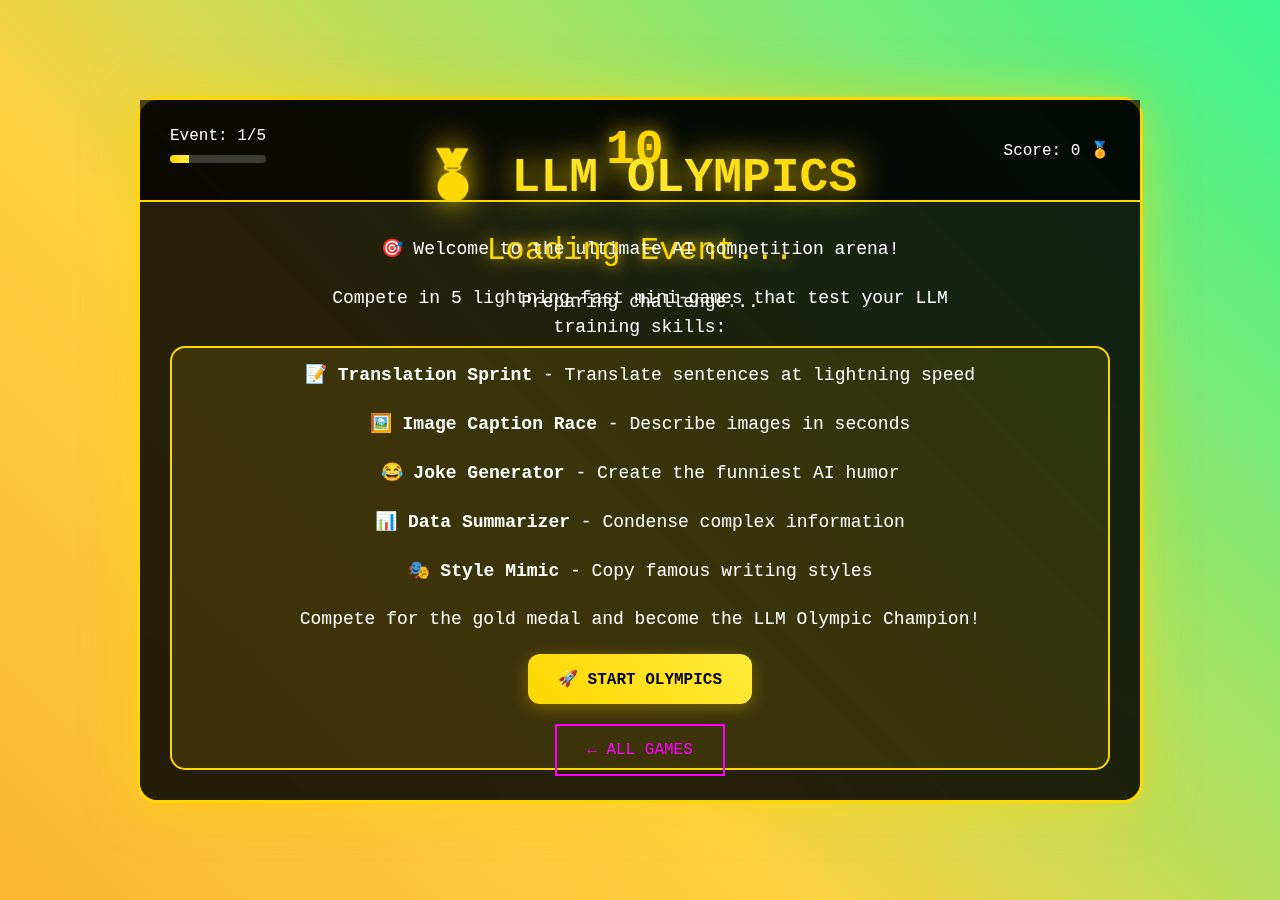
<file: llmOlympics.html>
<!DOCTYPE html>
<html lang="en">
<head>
  <meta charset="UTF-8">
  <title>LLM Olympics</title>
  <style>
    body {
      margin: 0;
      font-family: 'Courier New', Courier, monospace;
      background: linear-gradient(45deg, #ff6b35, #f7931e, #ffd23f, #06ffa5, #1cb5e0, #002eff);
      background-size: 400% 400%;
      animation: olympicColors 8s ease-in-out infinite;
      color: #fff;
      overflow: hidden;
      height: 100vh;
      display: flex;
      justify-content: center;
      align-items: center;
    }

    @keyframes olympicColors {
      0% { background-position: 0% 50%; }
      25% { background-position: 100% 50%; }
      50% { background-position: 100% 100%; }
      75% { background-position: 0% 100%; }
      100% { background-position: 0% 50%; }
    }

    #gameContainer {
      width: 1000px;
      height: 700px;
      border: 3px solid gold;
      border-radius: 20px;
      box-shadow: 0 0 50px rgba(255, 215, 0, 0.5);
      background: rgba(0, 0, 0, 0.85);
      position: relative;
      backdrop-filter: blur(15px);
    }

    .screen {
      position: absolute;
      top: 0;
      left: 0;
      width: 100%;
      height: 100%;
      display: flex;
      flex-direction: column;
      justify-content: center;
      align-items: center;
      z-index: 20;
    }

    .screen h1 {
      font-size: 48px;
      margin-bottom: 20px;
      text-shadow: 0 0 30px gold;
      text-align: center;
      background: linear-gradient(45deg, gold, #ffeb3b, gold);
      -webkit-background-clip: text;
      -webkit-text-fill-color: transparent;
      background-clip: text;
      animation: shimmer 2s ease-in-out infinite;
    }

    @keyframes shimmer {
      0%, 100% { filter: brightness(1); }
      50% { filter: brightness(1.3); }
    }

    .screen p {
      font-size: 18px;
      text-align: center;
      margin: 10px 0;
      max-width: 700px;
      line-height: 1.6;
    }

    .screen button {
      padding: 15px 30px;
      background: linear-gradient(45deg, gold, #ffeb3b);
      border: none;
      color: #000;
      font-family: 'Courier New', Courier, monospace;
      font-size: 16px;
      font-weight: bold;
      cursor: pointer;
      margin: 10px;
      transition: all 0.3s;
      border-radius: 12px;
      box-shadow: 0 4px 15px rgba(255, 215, 0, 0.3);
    }

    .screen button:hover {
      transform: translateY(-3px);
      box-shadow: 0 6px 20px rgba(255, 215, 0, 0.5);
    }

    .hidden {
      display: none;
    }

    #gameArea {
      width: 100%;
      height: 100%;
      display: flex;
      flex-direction: column;
    }

    #olympicHeader {
      height: 100px;
      background: rgba(0, 0, 0, 0.7);
      border-bottom: 2px solid gold;
      display: flex;
      justify-content: space-between;
      align-items: center;
      padding: 0 30px;
    }

    #eventArea {
      flex: 1;
      display: flex;
      flex-direction: column;
      padding: 30px;
    }

    #eventTitle {
      font-size: 32px;
      text-align: center;
      color: gold;
      text-shadow: 0 0 15px gold;
      margin-bottom: 20px;
    }

    #eventDescription {
      text-align: center;
      font-size: 18px;
      margin-bottom: 30px;
      line-height: 1.5;
    }

    #challengeArea {
      flex: 1;
      background: rgba(255, 215, 0, 0.1);
      border: 2px solid gold;
      border-radius: 15px;
      padding: 30px;
      display: flex;
      flex-direction: column;
      justify-content: center;
      align-items: center;
    }

    .challenge-content {
      width: 100%;
      max-width: 600px;
      text-align: center;
    }

    .prompt-display {
      background: rgba(0, 0, 0, 0.3);
      border: 1px solid gold;
      border-radius: 10px;
      padding: 20px;
      margin: 20px 0;
      font-size: 18px;
      line-height: 1.5;
    }

    .input-area {
      margin: 20px 0;
    }

    .challenge-input {
      width: 100%;
      padding: 15px;
      background: rgba(0, 0, 0, 0.3);
      border: 2px solid gold;
      border-radius: 10px;
      color: #fff;
      font-family: 'Courier New', Courier, monospace;
      font-size: 16px;
      resize: none;
    }

    .challenge-input:focus {
      outline: none;
      box-shadow: 0 0 15px rgba(255, 215, 0, 0.5);
    }

    .timer-display {
      font-size: 48px;
      color: gold;
      font-weight: bold;
      text-shadow: 0 0 20px gold;
      margin: 20px 0;
    }

    .timer-display.warning {
      color: #ff4757;
      animation: pulse 1s infinite;
    }

    .multiple-choice {
      display: grid;
      grid-template-columns: 1fr 1fr;
      gap: 15px;
      margin: 20px 0;
    }

    .choice-btn {
      padding: 15px;
      background: rgba(255, 215, 0, 0.1);
      border: 2px solid gold;
      color: #fff;
      font-family: 'Courier New', Courier, monospace;
      cursor: pointer;
      border-radius: 8px;
      transition: all 0.3s;
    }

    .choice-btn:hover {
      background: rgba(255, 215, 0, 0.3);
      box-shadow: 0 0 10px gold;
    }

    .choice-btn.selected {
      background: gold;
      color: #000;
      font-weight: bold;
    }

    .submit-btn {
      padding: 15px 40px;
      background: linear-gradient(45deg, #4CAF50, #45a049);
      border: none;
      color: #fff;
      font-family: 'Courier New', Courier, monospace;
      font-size: 16px;
      font-weight: bold;
      cursor: pointer;
      border-radius: 10px;
      margin: 20px 0;
    }

    .submit-btn:hover {
      background: linear-gradient(45deg, #45a049, #4CAF50);
      box-shadow: 0 0 15px rgba(76, 175, 80, 0.5);
    }

    .submit-btn:disabled {
      background: #666;
      cursor: not-allowed;
    }

    .scoreboard {
      background: rgba(0, 0, 0, 0.5);
      border: 1px solid gold;
      border-radius: 10px;
      padding: 15px;
      margin: 20px 0;
    }

    .medal {
      font-size: 24px;
      margin: 0 5px;
    }

    .leaderboard {
      display: flex;
      justify-content: space-around;
      margin: 20px 0;
    }

    .competitor {
      text-align: center;
      padding: 10px;
      border-radius: 8px;
      background: rgba(255, 215, 0, 0.1);
      border: 1px solid gold;
    }

    .competitor-name {
      font-weight: bold;
      color: gold;
    }

    .competitor-score {
      font-size: 20px;
      margin: 5px 0;
    }

    .event-complete {
      background: rgba(76, 175, 80, 0.2);
      border: 2px solid #4CAF50;
      border-radius: 10px;
      padding: 20px;
      margin: 20px 0;
      text-align: center;
    }

    .next-event-btn {
      padding: 15px 30px;
      background: linear-gradient(45deg, #9c27b0, #673ab7);
      border: none;
      color: #fff;
      font-family: 'Courier New', Courier, monospace;
      font-weight: bold;
      cursor: pointer;
      border-radius: 10px;
      margin: 15px 0;
    }

    .progress-bar {
      width: 100%;
      height: 8px;
      background: rgba(255, 255, 255, 0.2);
      border-radius: 4px;
      overflow: hidden;
      margin: 10px 0;
    }

    .progress-fill {
      height: 100%;
      background: linear-gradient(90deg, gold, #ffeb3b);
      transition: width 0.3s ease;
    }
  </style>
</head>
<body>
  <div id="gameContainer">
    <div id="startScreen" class="screen">
      <h1>🏅 LLM OLYMPICS</h1>
      <p>🎯 Welcome to the ultimate AI competition arena!</p>
      <p>Compete in 5 lightning-fast mini-games that test your LLM training skills:</p>
      <p>📝 <strong>Translation Sprint</strong> - Translate sentences at lightning speed</p>
      <p>🖼️ <strong>Image Caption Race</strong> - Describe images in seconds</p>
      <p>😂 <strong>Joke Generator</strong> - Create the funniest AI humor</p>
      <p>📊 <strong>Data Summarizer</strong> - Condense complex information</p>
      <p>🎭 <strong>Style Mimic</strong> - Copy famous writing styles</p>
      <p>Compete for the gold medal and become the LLM Olympic Champion!</p>
      <button onclick="startGame()">🚀 START OLYMPICS</button>
      <a href="index.html" style="padding: 15px 30px; background: transparent; border: 2px solid #f0f; color: #f0f; font-family: 'Courier New', Courier, monospace; font-size: 16px; cursor: pointer; margin: 10px; transition: all 0.3s; text-decoration: none; display: inline-block;">← ALL GAMES</a>
    </div>

    <div id="pauseScreen" class="screen hidden">
      <h1>⏸️ OLYMPICS PAUSED</h1>
      <p>Competition temporarily suspended...</p>
      <button onclick="resumeGame()">RESUME</button>
      <button onclick="showStart()">RESTART</button>
    </div>

    <div id="gameOverScreen" class="screen hidden">
      <h1>🏆 OLYMPICS COMPLETE!</h1>
      <div class="leaderboard">
        <div class="competitor">
          <div class="medal">🥇</div>
          <div class="competitor-name">YOU</div>
          <div class="competitor-score" id="finalUserScore">0</div>
        </div>
        <div class="competitor">
          <div class="medal">🥈</div>
          <div class="competitor-name">GPT-4</div>
          <div class="competitor-score" id="gpt4Score">0</div>
        </div>
        <div class="competitor">
          <div class="medal">🥉</div>
          <div class="competitor-name">Claude</div>
          <div class="competitor-score" id="claudeScore">0</div>
        </div>
      </div>
      <p id="olympicResult"></p>
      <button onclick="showStart()">🎯 COMPETE AGAIN</button>
    </div>

    <div id="gameArea" class="hidden">
      <div id="olympicHeader">
        <div>
          <span>Event: <span id="eventNumber">1</span>/5</span>
          <div class="progress-bar">
            <div class="progress-fill" id="progressFill" style="width: 20%"></div>
          </div>
        </div>
        <div class="timer-display" id="eventTimer">10</div>
        <div>Score: <span id="currentScore">0</span> 🏅</div>
      </div>

      <div id="eventArea">
        <div id="eventTitle">Loading Event...</div>
        <div id="eventDescription">Preparing challenge...</div>

        <div id="challengeArea">
          <div class="challenge-content" id="challengeContent">
            <!-- Event-specific content will be loaded here -->
          </div>
        </div>
      </div>
    </div>
  </div>

  <script>
    let gameState = 'start';
    let currentEvent = 1;
    let eventTimer = null;
    let timeLeft = 10;
    let isPaused = false;
    let totalScore = 0;
    let currentAnswer = '';
    let eventStartTime = 0;

    const events = [
      {
        title: "📝 Translation Sprint",
        description: "Translate this sentence from English to Spanish as quickly and accurately as possible!",
        type: "input",
        time: 15,
        challenge: "The artificial intelligence model is learning to understand human language patterns.",
        correct: "El modelo de inteligencia artificial está aprendiendo a entender los patrones del lenguaje humano.",
        scoring: "accuracy"
      },
      {
        title: "🖼️ Image Caption Race",
        description: "Describe this image in one creative sentence!",
        type: "input",
        time: 12,
        challenge: "🌅🏔️🦅 [Image: A majestic eagle soaring over snow-capped mountains at sunrise]",
        keywords: ["eagle", "mountain", "sunrise", "soaring", "majestic", "snow"],
        scoring: "keywords"
      },
      {
        title: "😂 Joke Generator",
        description: "Create a funny joke about AI in 10 seconds!",
        type: "input",
        time: 10,
        challenge: "Make an AI-themed joke that would make humans laugh!",
        keywords: ["ai", "robot", "computer", "algorithm", "machine", "learning"],
        scoring: "creativity"
      },
      {
        title: "📊 Data Summarizer",
        description: "Summarize this complex data in ONE sentence!",
        type: "input",
        time: 18,
        challenge: "In 2023, global AI investment reached $97.2 billion, with machine learning accounting for 68% of funding, computer vision 18%, natural language processing 12%, and robotics 2%. The top three investing countries were USA (45%), China (23%), and UK (8%).",
        keywords: ["97.2 billion", "machine learning", "68%", "USA", "China", "2023"],
        scoring: "keywords"
      },
      {
        title: "🎭 Style Mimic",
        description: "Write like Shakespeare about modern technology!",
        type: "input",
        time: 20,
        challenge: "Describe a smartphone in Shakespeare's writing style",
        keywords: ["thou", "thee", "thy", "hath", "doth", "wherefore", "device", "magic"],
        scoring: "style"
      }
    ];

    function startGame() {
      hideAllScreens();
      document.getElementById('gameArea').classList.remove('hidden');
      gameState = 'playing';
      currentEvent = 1;
      totalScore = 0;
      startEvent();
    }

    function pauseGame() {
      if (gameState === 'playing') {
        isPaused = true;
        clearInterval(eventTimer);
        document.getElementById('pauseScreen').classList.remove('hidden');
      }
    }

    function resumeGame() {
      isPaused = false;
      document.getElementById('pauseScreen').classList.add('hidden');
      startEventTimer();
    }

    function showStart() {
      hideAllScreens();
      gameState = 'start';
      document.getElementById('startScreen').classList.remove('hidden');
      clearInterval(eventTimer);
    }

    function hideAllScreens() {
      document.querySelectorAll('.screen').forEach(screen => {
        screen.classList.add('hidden');
      });
    }

    function startEvent() {
      if (currentEvent > 5) {
        completeOlympics();
        return;
      }

      const event = events[currentEvent - 1];

      document.getElementById('eventNumber').textContent = currentEvent;
      document.getElementById('eventTitle').textContent = event.title;
      document.getElementById('eventDescription').textContent = event.description;

      const progressPercent = (currentEvent / 5) * 100;
      document.getElementById('progressFill').style.width = progressPercent + '%';

      setupEventChallenge(event);

      timeLeft = event.time;
      eventStartTime = Date.now();
      startEventTimer();
      updateUI();
    }

    function setupEventChallenge(event) {
      const content = document.getElementById('challengeContent');

      content.innerHTML = `
        <div class="prompt-display">${event.challenge}</div>
        <div class="input-area">
          <textarea class="challenge-input" id="answerInput"
                   placeholder="Type your response here..."
                   rows="4" maxlength="200"></textarea>
        </div>
        <button class="submit-btn" onclick="submitAnswer()">SUBMIT</button>
      `;

      document.getElementById('answerInput').focus();
    }

    function startEventTimer() {
      clearInterval(eventTimer);
      eventTimer = setInterval(() => {
        if (!isPaused) {
          timeLeft--;
          updateTimer();

          if (timeLeft <= 0) {
            timeUp();
          }
        }
      }, 1000);
    }

    function updateTimer() {
      const timerElement = document.getElementById('eventTimer');
      timerElement.textContent = timeLeft;

      if (timeLeft <= 5) {
        timerElement.classList.add('warning');
      } else {
        timerElement.classList.remove('warning');
      }
    }

    function timeUp() {
      clearInterval(eventTimer);
      submitAnswer();
    }

    function submitAnswer() {
      const answer = document.getElementById('answerInput').value.trim();
      const event = events[currentEvent - 1];

      clearInterval(eventTimer);

      const score = calculateEventScore(answer, event);
      totalScore += score;

      showEventResults(answer, score, event);
    }

    function calculateEventScore(answer, event) {
      let score = 0;
      const timeBonus = Math.max(0, timeLeft);
      const speedMultiplier = Math.min(2, (Date.now() - eventStartTime) / 1000 / event.time);

      switch (event.scoring) {
        case "accuracy":
          // For translation, check similarity
          const similarity = calculateSimilarity(answer.toLowerCase(), event.correct.toLowerCase());
          score = Math.round(similarity * 50) + timeBonus;
          break;

        case "keywords":
          // Count matching keywords
          const foundKeywords = event.keywords.filter(keyword =>
            answer.toLowerCase().includes(keyword.toLowerCase())
          );
          score = foundKeywords.length * 8 + timeBonus;
          break;

        case "creativity":
          // Score based on length, humor indicators, and keywords
          score += Math.min(answer.length * 0.3, 20);
          if (answer.includes('?') || answer.includes('!')) score += 5;
          event.keywords.forEach(keyword => {
            if (answer.toLowerCase().includes(keyword)) score += 3;
          });
          score += timeBonus;
          break;

        case "style":
          // Check for Shakespeare-style words and structure
          score += Math.min(answer.length * 0.2, 15);
          event.keywords.forEach(keyword => {
            if (answer.toLowerCase().includes(keyword)) score += 4;
          });
          score += timeBonus;
          break;
      }

      return Math.round(Math.max(0, Math.min(score, 100)));
    }

    function calculateSimilarity(str1, str2) {
      // Simple similarity calculation
      const words1 = str1.split(' ');
      const words2 = str2.split(' ');
      let matches = 0;

      words1.forEach(word => {
        if (words2.includes(word)) matches++;
      });

      return matches / Math.max(words1.length, words2.length);
    }

    function showEventResults(answer, score, event) {
      const content = document.getElementById('challengeContent');

      let feedback = '';
      if (score >= 80) feedback = '🏆 AMAZING! Olympic-level performance!';
      else if (score >= 60) feedback = '🥈 Great job! Strong execution!';
      else if (score >= 40) feedback = '🥉 Good effort! Room for improvement!';
      else feedback = '📚 Keep training! You\'ll get better!';

      content.innerHTML = `
        <div class="event-complete">
          <h3>Event ${currentEvent} Complete!</h3>
          <p><strong>Your Response:</strong> "${answer}"</p>
          <p><strong>Score:</strong> ${score}/100</p>
          <p>${feedback}</p>
          <button class="next-event-btn" onclick="nextEvent()">
            ${currentEvent < 5 ? 'NEXT EVENT' : 'VIEW FINAL RESULTS'}
          </button>
        </div>
      `;
    }

    function nextEvent() {
      currentEvent++;
      startEvent();
    }

    function completeOlympics() {
      gameState = 'complete';
      hideAllScreens();

      // Generate competitor scores
      const gpt4Score = Math.floor(Math.random() * 50) + 350; // 350-400
      const claudeScore = Math.floor(Math.random() * 50) + 320; // 320-370

      document.getElementById('finalUserScore').textContent = totalScore;
      document.getElementById('gpt4Score').textContent = gpt4Score;
      document.getElementById('claudeScore').textContent = claudeScore;

      let result = '';
      if (totalScore > gpt4Score && totalScore > claudeScore) {
        result = '🏆 GOLD MEDAL! You are the LLM Olympic Champion!';
      } else if (totalScore > claudeScore || (totalScore > gpt4Score - 50 && totalScore > claudeScore)) {
        result = '🥈 SILVER MEDAL! Excellent performance!';
      } else if (totalScore > 200) {
        result = '🥉 BRONZE MEDAL! Great effort!';
      } else {
        result = '🏅 PARTICIPATION MEDAL! Keep training for next Olympics!';
      }

      document.getElementById('olympicResult').textContent = result;
      document.getElementById('gameOverScreen').classList.remove('hidden');
    }

    function updateUI() {
      document.getElementById('currentScore').textContent = totalScore;
    }

    // Event listeners
    document.addEventListener('keydown', (e) => {
      if (e.key === 'Escape') {
        if (gameState === 'playing' && !isPaused) {
          pauseGame();
        } else if (isPaused) {
          resumeGame();
        }
      } else if (e.key === 'Enter' && e.ctrlKey && gameState === 'playing') {
        submitAnswer();
      }
    });

    // Auto-focus and submission handling
    document.addEventListener('click', (e) => {
      if (gameState === 'playing' && e.target.id === 'answerInput') {
        e.target.focus();
      }
    });
  </script>
</body>
</html>
</file>
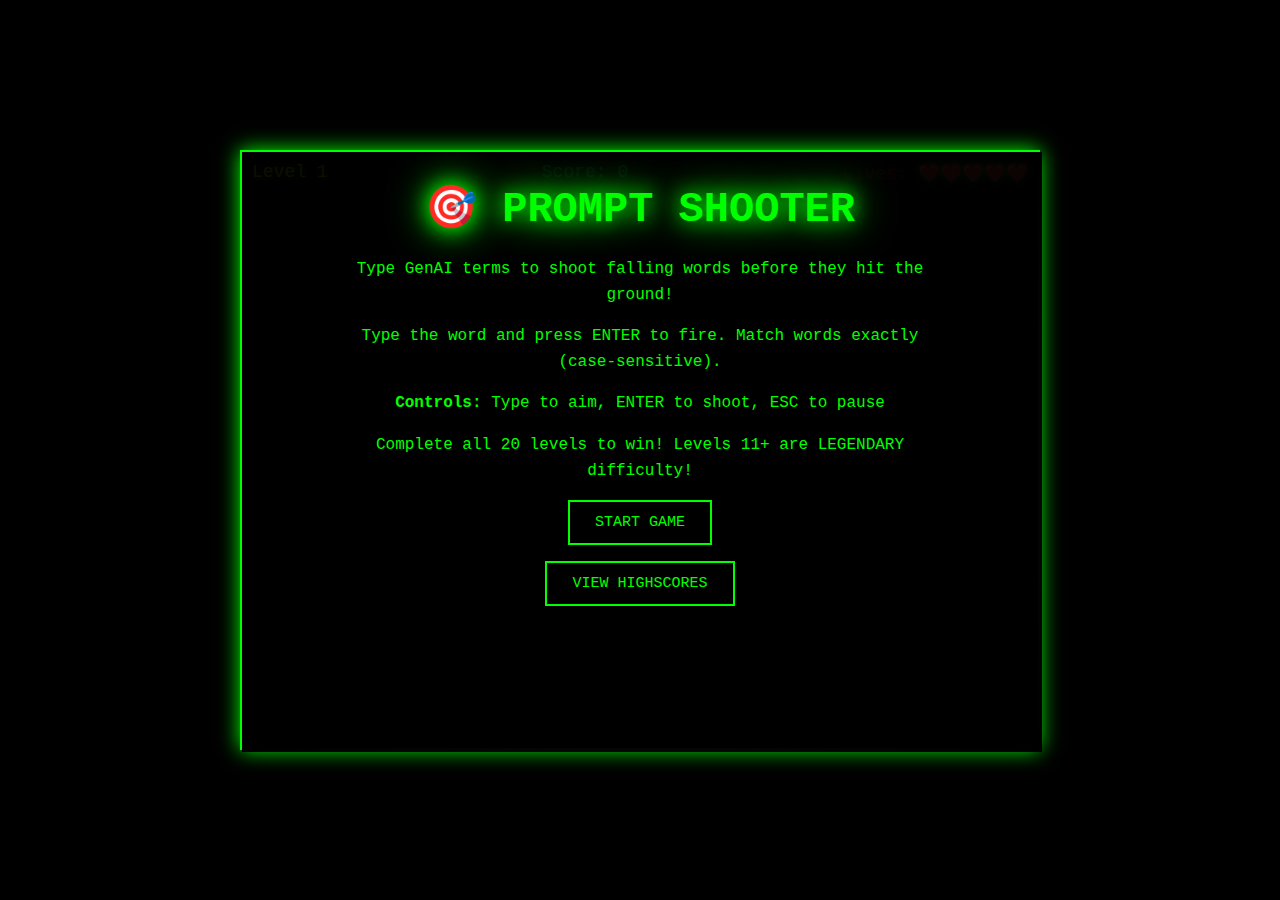
<file: parAIchute.html>
<!DOCTYPE html>
<html lang="en">
<head>
  <meta charset="UTF-8">
  <title>Prompt Shooter</title>
  <link rel="stylesheet" href="styles.css">
  <style>
    #gameContainer {
      width: 800px;
      height: 600px;
    }

    canvas {
      background: radial-gradient(ellipse at center, #111 0%, #000 100%);
    }

    .screen {
      padding: 30px 20px;
    }

    .screen h1 {
      font-size: 42px;
      margin-bottom: 15px;
    }

    .screen p {
      font-size: 16px;
      margin: 8px 0;
    }

    .screen button,
    .screen a {
      padding: 12px 25px;
      font-size: 15px;
      margin: 8px;
    }
  </style>
</head>
<body>
  <div id="gameContainer">
    <canvas id="gameCanvas" width="800" height="600"></canvas>
    <div id="typedWord"></div>
    <div id="hud">
      <div id="level">Level 1</div>
      <div id="score">Score: 0</div>
      <div id="lives">Lives: ❤️❤️❤️❤️❤️</div>
    </div>
    <div id="combo" class="hidden"></div>

    <div id="startScreen" class="screen with-popup-leaderboard">
      <h1>🎯 PROMPT SHOOTER</h1>
      <p>Type GenAI terms to shoot falling words before they hit the ground!</p>
      <p>Type the word and press ENTER to fire. Match words exactly (case-sensitive).</p>
      <p><strong>Controls:</strong> Type to aim, ENTER to shoot, ESC to pause</p>
      <p>Complete all 20 levels to win! Levels 11+ are LEGENDARY difficulty!</p>
      <button onclick="startGame()">START GAME</button>
      <button onclick="showHighscores()">VIEW HIGHSCORES</button>
    </div>

    <div id="highscorePopup" onclick="hideHighscores()">
      <h2>🏆 TOP 10 LEADERBOARD</h2>
      <div id="leaderboard">
        <div id="leaderboardList"></div>
      </div>
      <p>Click anywhere to return</p>
    </div>

    <div id="pauseScreen" class="screen hidden">
      <h1>⏸️ PAUSED</h1>
      <p>Press ESC to resume</p>
      <button onclick="resumeGame()">RESUME</button>
      <button onclick="restartGame()">RESTART</button>
    </div>

    <div id="gameOverScreen" class="screen hidden">
      <h1>💀 GAME OVER</h1>
      <p id="finalScore"></p>
      <p>You made it to Level <span id="finalLevel"></span></p>
      <input type="text" id="gameOverNameInput" class="name-input" placeholder="Enter your name (optional)" maxlength="20">
      <button onclick="saveScoreAndExit('gameOver')">CONTINUE</button>
    </div>

    <div id="winScreen" class="screen hidden">
      <h1>🏆 VICTORY!</h1>
      <p>You've mastered all GenAI terms!</p>
      <p id="winScore"></p>
      <input type="text" id="winNameInput" class="name-input" placeholder="Enter your name (optional)" maxlength="20">
      <button onclick="saveScoreAndExit('win')">CONTINUE</button>
    </div>
  </div>

  <script>
    const canvas = document.getElementById('gameCanvas');
    const ctx = canvas.getContext('2d');
    const typedDisplay = document.getElementById('typedWord');
    const levelDisplay = document.getElementById('level');
    const scoreDisplay = document.getElementById('score');
    const livesDisplay = document.getElementById('lives');
    const comboDisplay = document.getElementById('combo');

    const canonX = canvas.width / 2;
    const canonY = canvas.height - 30;

    // Base levels 1-10 (original difficulty)
    const baseLevels = [
      ["prompt", "token", "LLM", "embedding"],
      ["vector", "inference", "chatbot", "alignment", "hallucination"],
      ["context", "multimodal", "GPT", "prompting", "temperature"],
      ["zero-shot", "fine-tune", "openAI", "transformer", "few-shot"],
      ["decoder", "encoder", "layer", "attention"],
      ["chain", "LangChain", "RAG", "cohere", "claude"],
      ["replicate", "API", "autogen", "pipeline", "dataset"],
      ["bias", "output", "training", "json", "tokenizer"],
      ["agent", "scratchpad", "RLHF", "retrieval"],
      ["meta", "mistral", "groq", "llama", "gemini"]
    ];

    // Additional words for levels 11-20 (progressive difficulty)
    const additionalWords = [
      "latency", "sampling", "perplexity", "beam-search", "top-k",
      "nucleus", "parameters", "weights", "gradient", "backprop"
    ];

    // Generate word pool for a given level
    function getLevelWords(levelNum) {
      if (levelNum < 10) {
        // Levels 1-10: Use base levels as-is
        return baseLevels[levelNum];
      } else {
        // Levels 11-20: Sequential growth (each level adds 1 word to previous level's pool)
        let pool = [...baseLevels[9]]; // Start with level 10's words

        // Add words sequentially up to current level
        for (let i = 0; i <= levelNum - 10; i++) {
          pool.push(additionalWords[i]);
        }

        return pool;
      }
    }

    let level = 0;
    let words = [];
    let activeBullets = [];
    let particles = [];
    let typed = "";
    let lastFrame = 0;
    let gameState = "start"; // start, playing, paused, gameOver, win
    let animationId = null;
    let lives = 5;
    let score = 0;
    let combo = 0;
    let comboTimer = 0;
    let screenShake = 0;
    let targetWord = null;

    // Glitch effect variables for levels 10+
    let glitchTimer = 0;
    let warningTimer = 0;
    let currentWarning = null;
    let warningDuration = 0;
    let colorFlickerTimer = 0;
    let scanlineOffset = 0;
    let baseShakeAmount = 0;
    let impactShakeTimer = 0;

    // Audio context for sound effects
    const audioCtx = new (window.AudioContext || window.webkitAudioContext)();

    // Leaderboard functions
    function loadLeaderboard() {
      const data = localStorage.getItem('promptShooterLeaderboard');
      return data ? JSON.parse(data) : [];
    }

    function saveLeaderboard(leaderboard) {
      localStorage.setItem('promptShooterLeaderboard', JSON.stringify(leaderboard));
    }

    function addScoreToLeaderboard(name, score, level) {
      const leaderboard = loadLeaderboard();

      // Check if score qualifies for top 10
      if (leaderboard.length >= 10) {
        const lowestScore = leaderboard[leaderboard.length - 1].score;
        if (score <= lowestScore) {
          // Score doesn't make top 10, don't save
          return false;
        }
      }

      // Add new score
      leaderboard.push({
        name: name.trim(),
        score: score,
        level: level,
        date: new Date().toLocaleDateString()
      });

      // Sort by score descending
      leaderboard.sort((a, b) => b.score - a.score);

      // Keep only top 10
      const top10 = leaderboard.slice(0, 10);
      saveLeaderboard(top10);

      return true;
    }

    function displayLeaderboard() {
      const leaderboard = loadLeaderboard();
      const listElement = document.getElementById('leaderboardList');

      if (leaderboard.length === 0) {
        listElement.innerHTML = '<p style="text-align: center; color: #0f0; opacity: 0.5;">No scores yet. Be the first!</p>';
        return;
      }

      listElement.innerHTML = leaderboard.map((entry, index) => {
        const rank = index + 1;
        const medal = rank === 1 ? '🥇' : rank === 2 ? '🥈' : rank === 3 ? '🥉' : `${rank}.`;
        const topClass = rank <= 3 ? 'top3' : '';

        return `
          <div class="leaderboard-entry ${topClass}">
            <span class="leaderboard-rank">${medal}</span>
            <span class="leaderboard-name">${entry.name}</span>
            <span class="leaderboard-score">${entry.score}</span>
          </div>
        `;
      }).join('');
    }

    function saveScoreAndExit(screenType) {
      const nameInput = screenType === 'win'
        ? document.getElementById('winNameInput')
        : document.getElementById('gameOverNameInput');

      const name = nameInput.value.trim();

      // Only save if name is provided
      if (name !== '') {
        addScoreToLeaderboard(name, score, level + 1);
      }

      displayLeaderboard();
      nameInput.value = '';
      exitToMenu();
    }

    function exitToMenu() {
      // Hide all game screens
      document.getElementById('pauseScreen').classList.add('hidden');
      document.getElementById('gameOverScreen').classList.add('hidden');
      document.getElementById('winScreen').classList.add('hidden');

      // Show start screen
      document.getElementById('startScreen').classList.remove('hidden');

      // Reset game state
      gameState = "start";
      words = [];
      activeBullets = [];
      particles = [];
      targetWord = null;

      // Clear canvas
      ctx.clearRect(0, 0, canvas.width, canvas.height);
    }

    function playSound(frequency, duration, type = 'sine') {
      const oscillator = audioCtx.createOscillator();
      const gainNode = audioCtx.createGain();

      oscillator.connect(gainNode);
      gainNode.connect(audioCtx.destination);

      oscillator.frequency.value = frequency;
      oscillator.type = type;

      gainNode.gain.setValueAtTime(0.3, audioCtx.currentTime);
      gainNode.gain.exponentialRampToValueAtTime(0.01, audioCtx.currentTime + duration);

      oscillator.start(audioCtx.currentTime);
      oscillator.stop(audioCtx.currentTime + duration);
    }

    function shootSound() {
      playSound(800, 0.1, 'square');
    }

    function hitSound() {
      playSound(1200, 0.15, 'sine');
      setTimeout(() => playSound(1000, 0.1, 'sine'), 50);
    }

    function missSound() {
      playSound(200, 0.3, 'sawtooth');
    }

    function gameOverSound() {
      playSound(400, 0.2, 'sawtooth');
      setTimeout(() => playSound(300, 0.2, 'sawtooth'), 150);
      setTimeout(() => playSound(200, 0.4, 'sawtooth'), 300);
    }

    // ===== GLITCH EFFECTS FOR LEVELS 10+ =====

    // Calculate glitch intensity based on level (0 for levels < 10)
    function getGlitchIntensity() {
      if (level < 10) return 0;

      // Progressive intensity
      if (level < 12) return 0.3;  // Level 10-11: Mild
      if (level < 15) return 0.5;  // Level 12-14: Moderate
      if (level < 18) return 0.7;  // Level 15-17: Heavy
      return 1.0;                   // Level 18-20: Extreme
    }

    // Draw scanlines effect
    function drawScanlines(intensity) {
      const lineCount = Math.floor(10 * intensity);
      ctx.strokeStyle = `rgba(0, 255, 0, ${0.1 * intensity})`;
      ctx.lineWidth = 2;

      for (let i = 0; i < lineCount; i++) {
        const y = (scanlineOffset + i * 60) % canvas.height;
        ctx.beginPath();
        ctx.moveTo(0, y);
        ctx.lineTo(canvas.width, y);
        ctx.stroke();
      }
    }

    // Draw static/noise overlay
    function drawStatic(intensity) {
      if (Math.random() < 0.95) return; // Only show occasionally

      const pixels = ctx.createImageData(canvas.width, canvas.height);
      const opacity = 0.15 * intensity;

      for (let i = 0; i < pixels.data.length; i += 4) {
        if (Math.random() < 0.1 * intensity) {
          const val = Math.random() * 255;
          pixels.data[i] = val;     // R
          pixels.data[i + 1] = val; // G
          pixels.data[i + 2] = val; // B
          pixels.data[i + 3] = opacity * 255; // A
        }
      }

      ctx.putImageData(pixels, 0, 0);
    }

    // Get pulsing background color based on intensity
    function getPulsingColor(intensity, time) {
      if (intensity === 0) return null;

      const pulse = Math.sin(time * 3) * 0.5 + 0.5; // 0 to 1
      const r = Math.floor(17 + (255 - 17) * pulse * intensity);
      const g = Math.floor(17 - 17 * pulse * intensity);
      const b = 0;

      return `rgb(${r}, ${g}, ${b})`;
    }

    // Draw warning text
    function drawWarning() {
      if (!currentWarning) return;

      ctx.save();
      ctx.font = "bold 24px Courier New";
      ctx.textAlign = "center";

      // Flashing effect
      const flash = Math.sin(Date.now() / 100) > 0;
      ctx.fillStyle = flash ? "#f00" : "#ff0";
      ctx.shadowColor = flash ? "#f00" : "#ff0";
      ctx.shadowBlur = 30;

      // Glitch effect on text position
      const glitchX = (Math.random() - 0.5) * 10;
      const glitchY = (Math.random() - 0.5) * 5;

      ctx.fillText(currentWarning, canvas.width / 2 + glitchX, 60 + glitchY);
      ctx.restore();
    }

    // Update glitch effects
    function updateGlitchEffects(delta) {
      const intensity = getGlitchIntensity();
      if (intensity === 0) return;

      // Update scanline animation
      scanlineOffset += 50 * delta * intensity;
      if (scanlineOffset > canvas.height) scanlineOffset = 0;

      // Update color flicker timer
      colorFlickerTimer += delta;

      // Update warning text
      warningTimer -= delta;
      if (warningTimer <= 0 && currentWarning === null) {
        // Spawn new warning
        const warnings = [
          "⚠️ SYSTEM OVERLOAD",
          "⚠️ CRITICAL ERROR",
          "⚠️ DEFENSE BREACH",
          "⚠️ CORE MELTDOWN",
          "⚠️ SHUTDOWN IMMINENT"
        ];
        currentWarning = warnings[Math.floor(Math.random() * warnings.length)];
        warningDuration = 1.5; // Show for 1.5 seconds

        // Random interval based on intensity
        warningTimer = (3 - 2 * intensity) + Math.random() * 2;
      }

      if (currentWarning !== null) {
        warningDuration -= delta;
        if (warningDuration <= 0) {
          currentWarning = null;
        }
      }

      // Update base screen shake
      baseShakeAmount = 0.1 * intensity;

      // Periodic impact shakes
      impactShakeTimer -= delta;
      if (impactShakeTimer <= 0) {
        screenShake = Math.max(screenShake, 0.3 * intensity);
        impactShakeTimer = 2 - intensity; // More frequent at higher intensity
      }
    }

    // Draw all glitch effects
    function drawGlitchEffects() {
      const intensity = getGlitchIntensity();
      if (intensity === 0) return;

      // Pulsing background color
      const bgColor = getPulsingColor(intensity, colorFlickerTimer);
      if (bgColor && Math.random() < 0.8) { // Occasional normal background
        ctx.fillStyle = bgColor;
        ctx.globalAlpha = 0.3 * intensity;
        ctx.fillRect(0, 0, canvas.width, canvas.height);
        ctx.globalAlpha = 1;
      }

      // Random color inversion flash
      if (Math.random() < 0.02 * intensity) {
        ctx.globalCompositeOperation = 'difference';
        ctx.fillStyle = '#fff';
        ctx.fillRect(0, 0, canvas.width, canvas.height);
        ctx.globalCompositeOperation = 'source-over';
      }

      // Scanlines
      drawScanlines(intensity);

      // Static overlay
      drawStatic(intensity);

      // Warning text (drawn last, on top)
      drawWarning();
    }

    class Particle {
      constructor(x, y, color) {
        this.x = x;
        this.y = y;
        this.vx = (Math.random() - 0.5) * 200;
        this.vy = (Math.random() - 0.5) * 200;
        this.life = 1;
        this.color = color;
        this.size = Math.random() * 3 + 2;
      }

      update(delta) {
        this.x += this.vx * delta;
        this.y += this.vy * delta;
        this.vy += 200 * delta; // gravity
        this.life -= delta * 2;
      }

      draw() {
        ctx.globalAlpha = this.life;
        ctx.fillStyle = this.color;
        ctx.beginPath();
        ctx.arc(this.x, this.y, this.size, 0, Math.PI * 2);
        ctx.fill();
        ctx.globalAlpha = 1;
      }
    }

    class FallingWord {
      constructor(word, yOffset = 0) {
        this.word = word;
        this.y = -50 + yOffset; // Support staggered spawning
        this.speed = 30 + Math.random() * 30 + (level * 5); // Speed increases per level

        // Measure word width first
        this.width = ctx.measureText(word).width;

        // Calculate safe x position to keep entire word visible
        // Add margin of 20px on each side
        const margin = 20;
        const minX = margin;
        const maxX = canvas.width - this.width - margin;

        // Try to find a position that doesn't overlap with existing words
        let attempts = 0;
        let validPosition = false;

        while (!validPosition && attempts < 50) {
          this.x = Math.random() * (maxX - minX) + minX;
          validPosition = this.checkSpacing();
          attempts++;
        }

        // If we couldn't find a good position after 50 attempts, use the last one anyway
      }

      checkSpacing() {
        // Check if this word overlaps with existing words
        const minSpacing = 80; // Minimum horizontal distance between words

        for (let word of words) {
          const horizontalDistance = Math.abs(this.x - word.x);
          const verticalDistance = Math.abs(this.y - word.y);

          // Only check spacing if words are vertically close
          if (verticalDistance < 100 && horizontalDistance < minSpacing + this.width) {
            return false; // Too close
          }
        }
        return true; // Spacing is good
      }

      update(delta) {
        this.y += this.speed * delta;
      }

      draw() {
        // Highlight if this is the target word
        if (targetWord && targetWord.word === this.word) {
          ctx.fillStyle = "#ff0";
          ctx.shadowColor = "#ff0";
          ctx.shadowBlur = 20;
        } else {
          ctx.fillStyle = "#0f0";
          ctx.shadowColor = "#0f0";
          ctx.shadowBlur = 10;
        }
        ctx.fillText(this.word, this.x, this.y);
        ctx.shadowBlur = 0;
      }
    }

    // Calculate intercept point for predictive aiming
    function calculateInterceptPoint(word) {
      const bulletSpeed = 500;
      const wordX = word.x;
      const wordY = word.y;
      const wordVY = word.speed; // Word falling speed

      // Solve quadratic equation for intercept time
      // Distance equation: sqrt((wordX - canonX)² + (wordY + wordVY*t - canonY)²) = bulletSpeed * t
      const dx = wordX - canonX;
      const dy = wordY - canonY;

      // Coefficients for quadratic equation: a*t² + b*t + c = 0
      const a = wordVY * wordVY - bulletSpeed * bulletSpeed;
      const b = 2 * dy * wordVY;
      const c = dx * dx + dy * dy;

      // Calculate discriminant
      const discriminant = b * b - 4 * a * c;

      // If no real solution, aim at current position (shouldn't happen with our setup)
      if (discriminant < 0) {
        return { x: wordX, y: wordY };
      }

      // Solve for time (take positive solution that represents future intercept)
      const sqrtDisc = Math.sqrt(discriminant);
      const t1 = (-b + sqrtDisc) / (2 * a);
      const t2 = (-b - sqrtDisc) / (2 * a);

      // Choose the smaller positive time value
      let t;
      if (t1 > 0 && t2 > 0) {
        t = Math.min(t1, t2);
      } else if (t1 > 0) {
        t = t1;
      } else if (t2 > 0) {
        t = t2;
      } else {
        // No positive solution, aim at current position
        return { x: wordX, y: wordY };
      }

      // Calculate intercept point
      const interceptX = wordX; // Word doesn't move horizontally
      const interceptY = wordY + wordVY * t;

      return { x: interceptX, y: interceptY };
    }

    class Bullet {
      constructor(word) {
        this.x = canonX;
        this.y = canonY;
        this.word = word.word;

        // Calculate intercept point using predictive aiming
        const intercept = calculateInterceptPoint(word);
        this.targetX = intercept.x;
        this.targetY = intercept.y;

        // Calculate trajectory to intercept point
        const dx = intercept.x - canonX;
        const dy = intercept.y - canonY;
        const distance = Math.sqrt(dx * dx + dy * dy);
        const speed = 500;

        this.vx = (dx / distance) * speed;
        this.vy = (dy / distance) * speed;
      }

      update(delta) {
        this.x += this.vx * delta;
        this.y += this.vy * delta;
      }

      draw() {
        ctx.beginPath();
        ctx.moveTo(this.x, this.y);
        ctx.lineTo(this.x - this.vx * 0.02, this.y - this.vy * 0.02);
        ctx.strokeStyle = "#f0f";
        ctx.lineWidth = 3;
        ctx.shadowColor = "#f0f";
        ctx.shadowBlur = 10;
        ctx.stroke();
        ctx.shadowBlur = 0;
      }
    }

    // Determine batch size based on level for difficulty curve
    function getBatchSize(levelNum) {
      if (levelNum < 5) return 2;      // Levels 1-5: 2 words per batch
      if (levelNum < 10) return 3;     // Levels 6-10: 3 words per batch
      if (levelNum < 15) return 4;     // Levels 11-15: 4 words per batch
      return 5;                         // Levels 16-20: 5 words per batch
    }

    // Determine spawn delay between batches
    function getSpawnDelay(levelNum) {
      if (levelNum < 10) return 800;   // Levels 1-10: 0.8 second delay
      if (levelNum < 15) return 600;   // Levels 11-15: 0.6 second delay
      return 400;                       // Levels 16-20: 0.4 second delay (faster = harder)
    }

    // Spawn a single batch of words with staggered Y positions
    function spawnBatch(batch) {
      batch.forEach((word, index) => {
        const yOffset = -index * 60; // Stagger vertically (60px spacing)
        words.push(new FallingWord(word, yOffset));
      });
    }

    // Spawn entire level in batches with delays
    function spawnLevel() {
      const levelWords = getLevelWords(level);
      const batchSize = getBatchSize(level);
      const spawnDelay = getSpawnDelay(level);

      // Split words into batches
      for (let i = 0; i < levelWords.length; i += batchSize) {
        const batch = levelWords.slice(i, i + batchSize);
        const delay = (i / batchSize) * spawnDelay;

        setTimeout(() => {
          spawnBatch(batch);
        }, delay);
      }

      levelDisplay.textContent = "Level " + (level + 1) + "/20";
    }

    function updateHUD() {
      scoreDisplay.textContent = "Score: " + score;
      const hearts = "❤️".repeat(Math.max(0, lives));
      livesDisplay.textContent = "Lives: " + hearts;

      if (combo > 1) {
        comboDisplay.textContent = `${combo}x COMBO!`;
        comboDisplay.classList.remove('hidden');
      } else {
        comboDisplay.classList.add('hidden');
      }
    }

    function loseLife() {
      lives--;
      screenShake = 0.5;
      missSound();
      updateHUD();

      if (lives <= 0) {
        gameOver();
      }
    }

    function addScore(points) {
      score += points * Math.max(1, combo);
      comboTimer = 2; // Reset combo timer
      updateHUD();
    }

    function gameLoop(timestamp) {
      if (gameState !== "playing") return;

      let delta = (timestamp - lastFrame) / 1000;
      lastFrame = timestamp;

      // Update combo timer
      if (combo > 1) {
        comboTimer -= delta;
        if (comboTimer <= 0) {
          combo = 0;
          updateHUD();
        }
      }

      // Update glitch effects for levels 10+
      updateGlitchEffects(delta);

      // Enhanced screen shake (includes base shake from glitch intensity)
      let offsetX = 0, offsetY = 0;
      const totalShake = screenShake + baseShakeAmount;
      if (totalShake > 0) {
        offsetX = (Math.random() - 0.5) * totalShake * 20;
        offsetY = (Math.random() - 0.5) * totalShake * 20;
        screenShake -= delta * 2;
        if (screenShake < 0) screenShake = 0;
      }

      ctx.save();
      ctx.translate(offsetX, offsetY);
      ctx.clearRect(-10, -10, canvas.width + 20, canvas.height + 20);

      // Draw aiming line to target word
      if (targetWord) {
        ctx.beginPath();
        ctx.moveTo(canonX, canonY);
        ctx.lineTo(targetWord.x, targetWord.y);
        ctx.strokeStyle = "rgba(255, 255, 0, 0.3)";
        ctx.lineWidth = 2;
        ctx.setLineDash([5, 5]);
        ctx.stroke();
        ctx.setLineDash([]);
      }

      // Draw canon
      ctx.fillStyle = "#0f0";
      ctx.shadowColor = "#0f0";
      ctx.shadowBlur = 15;
      ctx.beginPath();
      ctx.arc(canonX, canonY, 20, 0, Math.PI * 2);
      ctx.fill();
      ctx.shadowBlur = 0;

      // Update and draw words
      for (let i = words.length - 1; i >= 0; i--) {
        let w = words[i];
        w.update(delta);
        w.draw();

        // Check if word hit bottom
        if (w.y > canvas.height) {
          words.splice(i, 1);
          combo = 0;
          loseLife();
        }
      }

      // Update and draw bullets
      for (let b of activeBullets) {
        b.update(delta);
        b.draw();
      }

      // Update and draw particles
      particles = particles.filter(p => {
        p.update(delta);
        p.draw();
        return p.life > 0;
      });

      // Bullet collision
      activeBullets = activeBullets.filter(b => {
        for (let i = 0; i < words.length; i++) {
          let w = words[i];
          const dist = Math.sqrt((b.x - w.x) ** 2 + (b.y - w.y) ** 2);
          if (dist < 40 && b.word === w.word) {
            // Hit!
            words.splice(i, 1);
            combo++;
            addScore(10);
            hitSound();

            // Create explosion particles
            for (let j = 0; j < 15; j++) {
              particles.push(new Particle(w.x, w.y, ["#0f0", "#0ff", "#ff0"][Math.floor(Math.random() * 3)]));
            }

            // Update target word if this was it
            if (targetWord && targetWord.word === w.word) {
              targetWord = null;
            }

            return false;
          }
        }
        return b.y > -50 && b.x > -50 && b.x < canvas.width + 50;
      });

      // Draw glitch effects on top (levels 10+)
      drawGlitchEffects();

      ctx.restore();

      // Level complete
      if (words.length === 0) {
        level++;
        if (level >= 20) { // Victory after completing level 20
          winGame();
          return;
        }
        spawnLevel();
      }

      animationId = requestAnimationFrame(gameLoop);
    }

    function startGame() {
      document.getElementById('startScreen').classList.add('hidden');
      level = 0;
      lives = 5;
      score = 0;
      combo = 0;
      typed = "";
      gameState = "playing";
      targetWord = null;

      // Reset glitch effect variables
      glitchTimer = 0;
      warningTimer = 0;
      currentWarning = null;
      warningDuration = 0;
      colorFlickerTimer = 0;
      scanlineOffset = 0;
      baseShakeAmount = 0;
      impactShakeTimer = 0;

      spawnLevel();
      updateHUD();
      lastFrame = performance.now();
      animationId = requestAnimationFrame(gameLoop);
    }

    function pauseGame() {
      if (gameState === "playing") {
        gameState = "paused";
        document.getElementById('pauseScreen').classList.remove('hidden');
      }
    }

    function resumeGame() {
      if (gameState === "paused") {
        gameState = "playing";
        document.getElementById('pauseScreen').classList.add('hidden');
        lastFrame = performance.now();
        animationId = requestAnimationFrame(gameLoop);
      }
    }

    function gameOver() {
      gameState = "gameOver";
      gameOverSound();
      document.getElementById('finalScore').textContent = "Final Score: " + score;
      document.getElementById('finalLevel').textContent = level + 1;
      document.getElementById('gameOverScreen').classList.remove('hidden');

      // Focus on name input
      setTimeout(() => {
        document.getElementById('gameOverNameInput').focus();
      }, 100);
    }

    function winGame() {
      gameState = "win";
      hitSound();
      setTimeout(() => hitSound(), 100);
      setTimeout(() => hitSound(), 200);
      document.getElementById('winScore').textContent = "Final Score: " + score;
      document.getElementById('winScreen').classList.remove('hidden');

      // Focus on name input
      setTimeout(() => {
        document.getElementById('winNameInput').focus();
      }, 100);
    }

    function restartGame() {
      // Hide all screens
      document.getElementById('pauseScreen').classList.add('hidden');
      document.getElementById('gameOverScreen').classList.add('hidden');
      document.getElementById('winScreen').classList.add('hidden');

      // Reset everything
      words = [];
      activeBullets = [];
      particles = [];
      targetWord = null;

      startGame();
    }

    document.addEventListener("keydown", e => {
      if (e.key === "Escape") {
        if (gameState === "playing") {
          pauseGame();
        } else if (gameState === "paused") {
          resumeGame();
        }
        return;
      }

      if (gameState !== "playing") return;

      if (e.key.length === 1) {
        typed += e.key;
      } else if (e.key === "Backspace") {
        typed = typed.slice(0, -1);
      } else if (e.key === "Enter") {
        checkTyped();
        typed = "";
      }
      typedDisplay.textContent = typed;
      checkPartialMatch();
    });

    function checkTyped() {
      const index = words.findIndex(w => w.word === typed.trim());
      if (index !== -1) {
        const w = words[index];
        activeBullets.push(new Bullet(w)); // Pass entire word object for predictive aiming
        shootSound();
      }
    }

    function checkPartialMatch() {
      targetWord = null;
      for (let w of words) {
        if (w.word.startsWith(typed)) {
          typedDisplay.style.color = "#0f0";
          targetWord = w; // Set target for aiming line
          return;
        }
      }
      typedDisplay.style.color = "red";
    }

    ctx.font = "20px Courier New";

    // Initialize leaderboard on page load
    displayLeaderboard();

    // Allow Enter key to submit name in game over/win screens
    document.getElementById('gameOverNameInput').addEventListener('keydown', (e) => {
      if (e.key === 'Enter') {
        saveScoreAndExit('gameOver');
      }
    });

    document.getElementById('winNameInput').addEventListener('keydown', (e) => {
      if (e.key === 'Enter') {
        saveScoreAndExit('win');
      }
    });

    // Highscore popup functions
    function showHighscores() {
      displayLeaderboard();
      document.getElementById('highscorePopup').classList.add('show');
    }

    function hideHighscores() {
      document.getElementById('highscorePopup').classList.remove('show');
    }
  </script>
</body>
</html>
</file>
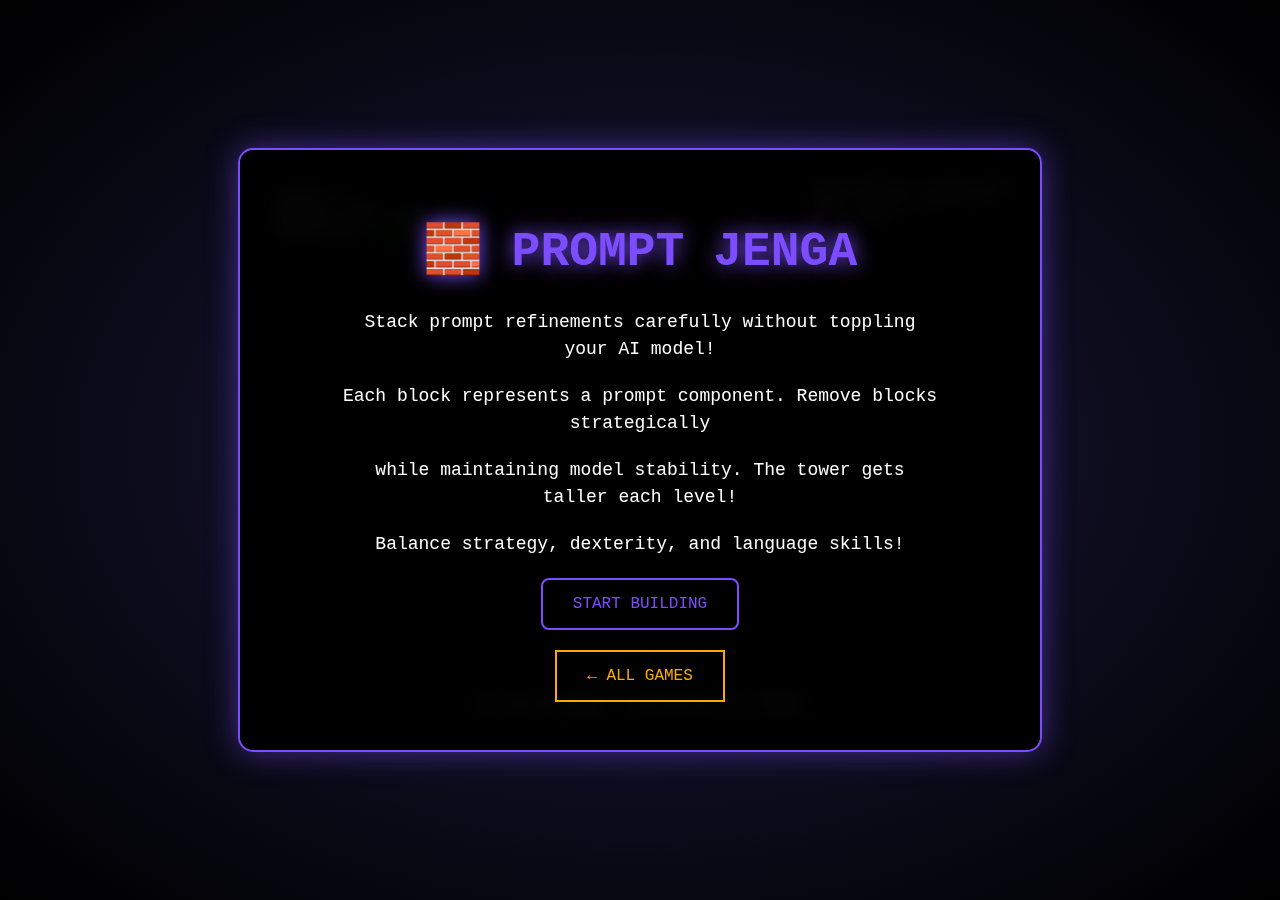
<file: promptJenga.html>
<!DOCTYPE html>
<html lang="en">
<head>
  <meta charset="UTF-8">
  <title>Prompt Jenga</title>
  <style>
    body {
      margin: 0;
      font-family: 'Courier New', Courier, monospace;
      background: radial-gradient(ellipse at center, #1a1a3e 0%, #000 100%);
      color: #fff;
      overflow: hidden;
      height: 100vh;
      display: flex;
      justify-content: center;
      align-items: center;
    }

    #gameContainer {
      width: 800px;
      height: 600px;
      border: 2px solid #7c4dff;
      border-radius: 15px;
      box-shadow: 0 0 30px rgba(124, 77, 255, 0.5);
      background: rgba(0, 0, 0, 0.8);
      position: relative;
      perspective: 1000px;
    }

    canvas {
      width: 100%;
      height: 100%;
      border-radius: 15px;
    }

    .screen {
      position: absolute;
      top: 0;
      left: 0;
      width: 100%;
      height: 100%;
      display: flex;
      flex-direction: column;
      justify-content: center;
      align-items: center;
      z-index: 20;
      backdrop-filter: blur(10px);
      background: rgba(0, 0, 0, 0.9);
      border-radius: 15px;
    }

    .screen h1 {
      font-size: 48px;
      margin-bottom: 20px;
      text-shadow: 0 0 20px #7c4dff;
      text-align: center;
      color: #7c4dff;
    }

    .screen p {
      font-size: 18px;
      text-align: center;
      margin: 10px 0;
      max-width: 600px;
      line-height: 1.5;
    }

    .screen button {
      padding: 15px 30px;
      background: transparent;
      border: 2px solid #7c4dff;
      color: #7c4dff;
      font-family: 'Courier New', Courier, monospace;
      font-size: 16px;
      cursor: pointer;
      margin: 10px;
      transition: all 0.3s;
      border-radius: 8px;
    }

    .screen button:hover {
      background: #7c4dff;
      color: #000;
      box-shadow: 0 0 15px #7c4dff;
    }

    .hidden {
      display: none;
    }

    #ui {
      position: absolute;
      top: 20px;
      left: 20px;
      z-index: 10;
      background: rgba(0, 0, 0, 0.7);
      padding: 15px;
      border-radius: 10px;
      border: 1px solid #7c4dff;
    }

    #promptDisplay {
      position: absolute;
      bottom: 20px;
      left: 50%;
      transform: translateX(-50%);
      background: rgba(0, 0, 0, 0.8);
      padding: 15px;
      border-radius: 10px;
      border: 1px solid #7c4dff;
      max-width: 600px;
      text-align: center;
      z-index: 10;
    }

    .block {
      cursor: pointer;
      transition: all 0.2s;
    }

    .block:hover {
      filter: brightness(1.3);
    }

    .block.selected {
      filter: brightness(1.5);
      box-shadow: 0 0 10px #7c4dff;
    }

    #instructions {
      position: absolute;
      top: 20px;
      right: 20px;
      background: rgba(0, 0, 0, 0.7);
      padding: 10px;
      border-radius: 8px;
      border: 1px solid #7c4dff;
      font-size: 12px;
      max-width: 200px;
      z-index: 10;
    }

    .shake {
      animation: shake 0.5s;
    }

    @keyframes shake {
      0%, 100% { transform: translateX(0); }
      25% { transform: translateX(-5px); }
      75% { transform: translateX(5px); }
    }

    #stability {
      color: #4caf50;
      font-weight: bold;
    }

    .unstable {
      color: #ff9800 !important;
    }

    .critical {
      color: #f44336 !important;
    }
  </style>
</head>
<body>
  <div id="gameContainer">
    <canvas id="gameCanvas" width="800" height="600"></canvas>

    <div id="ui">
      <div>Level: <span id="levelText">1</span></div>
      <div>Blocks Left: <span id="blocksText">12</span></div>
      <div>Stability: <span id="stability">100%</span></div>
    </div>

    <div id="instructions">
      Click blocks to remove them<br>
      Don't let the tower fall!<br>
      ESC = Pause
    </div>

    <div id="promptDisplay">
      <div>Current Prompt: <span id="currentPrompt">Initialize AI Model</span></div>
    </div>

    <div id="startScreen" class="screen">
      <h1>🧱 PROMPT JENGA</h1>
      <p>Stack prompt refinements carefully without toppling your AI model!</p>
      <p>Each block represents a prompt component. Remove blocks strategically</p>
      <p>while maintaining model stability. The tower gets taller each level!</p>
      <p>Balance strategy, dexterity, and language skills!</p>
      <button onclick="startGame()">START BUILDING</button>
      <a href="index.html" style="padding: 15px 30px; background: transparent; border: 2px solid #fa0; color: #fa0; font-family: 'Courier New', Courier, monospace; font-size: 16px; cursor: pointer; margin: 10px; transition: all 0.3s; text-decoration: none; display: inline-block;">← ALL GAMES</a>
    </div>

    <div id="pauseScreen" class="screen hidden">
      <h1>⏸️ PAUSED</h1>
      <p>Tower construction paused. Ready to continue?</p>
      <button onclick="resumeGame()">RESUME</button>
      <button onclick="showStart()">RESTART</button>
    </div>

    <div id="gameOverScreen" class="screen hidden">
      <h1 id="gameOverTitle">💥 TOWER COLLAPSED!</h1>
      <p>Your AI model has become unstable!</p>
      <p>Level Reached: <span id="finalLevel"></span></p>
      <p>Blocks Removed: <span id="totalBlocks"></span></p>
      <button onclick="showStart()">REBUILD</button>
    </div>
  </div>

  <script>
    const canvas = document.getElementById('gameCanvas');
    const ctx = canvas.getContext('2d');

    let gameState = 'start';
    let currentLevel = 1;
    let isPaused = false;
    let blocks = [];
    let selectedBlock = null;
    let mouseX = 0;
    let mouseY = 0;
    let stability = 100;
    let totalBlocksRemoved = 0;
    let animationFrame = null;

    const prompts = [
      "Initialize AI Model",
      "Set Temperature Parameter",
      "Define Token Limits",
      "Configure Safety Filters",
      "Enable Conversation Mode",
      "Add Context Window",
      "Set Response Format",
      "Apply Fine-tuning",
      "Enable Multi-modal",
      "Configure RAG Pipeline"
    ];

    class Block {
      constructor(x, y, width, height, text, isCore = false) {
        this.x = x;
        this.y = y;
        this.width = width;
        this.height = height;
        this.text = text;
        this.isCore = isCore;
        this.rotation = 0;
        this.vx = 0;
        this.vy = 0;
        this.gravity = 0.3;
        this.removed = false;
        this.stability = 1.0;
      }

      draw() {
        if (this.removed) return;

        ctx.save();
        ctx.translate(this.x + this.width / 2, this.y + this.height / 2);
        ctx.rotate(this.rotation);

        // Block color based on type and stability
        let color = this.isCore ? '#ff4444' : '#7c4dff';
        if (this.stability < 0.7) color = '#ff9800';
        if (this.stability < 0.4) color = '#f44336';

        // Draw block
        ctx.fillStyle = color;
        ctx.fillRect(-this.width / 2, -this.height / 2, this.width, this.height);

        // Draw border
        ctx.strokeStyle = '#fff';
        ctx.lineWidth = 2;
        ctx.strokeRect(-this.width / 2, -this.height / 2, this.width, this.height);

        // Draw glow if selected
        if (selectedBlock === this) {
          ctx.shadowColor = color;
          ctx.shadowBlur = 20;
          ctx.strokeRect(-this.width / 2, -this.height / 2, this.width, this.height);
          ctx.shadowBlur = 0;
        }

        // Draw text
        ctx.fillStyle = '#fff';
        ctx.font = '12px Courier New';
        ctx.textAlign = 'center';
        ctx.fillText(this.text, 0, 4);

        ctx.restore();
      }

      update() {
        if (this.removed) {
          this.y += this.vy;
          this.x += this.vx;
          this.vy += this.gravity;
          this.rotation += 0.1;
        } else {
          // Check stability based on supporting blocks
          this.updateStability();
        }
      }

      updateStability() {
        const supportingBlocks = blocks.filter(block =>
          !block.removed &&
          block !== this &&
          block.y > this.y &&
          block.x < this.x + this.width &&
          block.x + block.width > this.x &&
          Math.abs(block.y - (this.y + this.height)) < 10
        );

        if (supportingBlocks.length === 0 && this.y < canvas.height - 100) {
          this.stability = Math.max(0, this.stability - 0.02);
        } else {
          this.stability = Math.min(1, this.stability + 0.01);
        }

        // Apply physics if unstable
        if (this.stability < 0.3) {
          this.vy += 0.1;
          this.rotation += (Math.random() - 0.5) * 0.05;
        }
      }

      contains(x, y) {
        return x >= this.x && x <= this.x + this.width &&
               y >= this.y && y <= this.y + this.height && !this.removed;
      }

      remove() {
        this.removed = true;
        this.vy = -2;
        this.vx = (Math.random() - 0.5) * 4;
        totalBlocksRemoved++;
      }
    }

    function createTower() {
      blocks = [];
      const baseY = canvas.height - 60;
      const blockWidth = 120;
      const blockHeight = 30;
      const levels = 3 + currentLevel;

      for (let level = 0; level < levels; level++) {
        const y = baseY - (level * blockHeight);
        const blocksInLevel = 3;
        const isHorizontal = level % 2 === 0;

        for (let i = 0; i < blocksInLevel; i++) {
          let x, width, height, text;

          if (isHorizontal) {
            x = canvas.width / 2 - (blocksInLevel * blockWidth) / 2 + i * blockWidth;
            width = blockWidth;
            height = blockHeight;
          } else {
            x = canvas.width / 2 - blockWidth / 2;
            y = baseY - (level * blockHeight) + i * (blockHeight / 3);
            width = blockWidth;
            height = blockHeight / 3;
          }

          text = prompts[Math.floor(Math.random() * prompts.length)];
          const isCore = Math.random() < 0.2; // 20% chance of core blocks

          blocks.push(new Block(x, y, width, height, text, isCore));
        }
      }
    }

    function startGame() {
      hideAllScreens();
      gameState = 'playing';
      currentLevel = 1;
      stability = 100;
      totalBlocksRemoved = 0;
      selectedBlock = null;
      createTower();
      updateUI();
      gameLoop();
    }

    function pauseGame() {
      if (gameState === 'playing') {
        isPaused = true;
        document.getElementById('pauseScreen').classList.remove('hidden');
      }
    }

    function resumeGame() {
      isPaused = false;
      document.getElementById('pauseScreen').classList.add('hidden');
    }

    function showStart() {
      hideAllScreens();
      gameState = 'start';
      document.getElementById('startScreen').classList.remove('hidden');
      if (animationFrame) {
        cancelAnimationFrame(animationFrame);
      }
    }

    function hideAllScreens() {
      document.querySelectorAll('.screen').forEach(screen => {
        screen.classList.add('hidden');
      });
    }

    function updateUI() {
      document.getElementById('levelText').textContent = currentLevel;
      document.getElementById('blocksText').textContent = blocks.filter(b => !b.removed).length;

      const stabilityElement = document.getElementById('stability');
      stabilityElement.textContent = Math.round(stability) + '%';

      stabilityElement.className = '';
      if (stability < 70) stabilityElement.classList.add('unstable');
      if (stability < 30) stabilityElement.classList.add('critical');

      if (selectedBlock) {
        document.getElementById('currentPrompt').textContent = selectedBlock.text;
      }
    }

    function checkGameOver() {
      // Calculate overall stability
      const activeBlocks = blocks.filter(b => !b.removed);
      if (activeBlocks.length === 0) {
        nextLevel();
        return;
      }

      const avgStability = activeBlocks.reduce((sum, block) => sum + block.stability, 0) / activeBlocks.length;
      stability = avgStability * 100;

      // Check for fallen blocks
      const fallenBlocks = activeBlocks.filter(block =>
        block.y > canvas.height - 30 || block.stability < 0.1
      );

      if (fallenBlocks.length > 0 || stability < 10) {
        gameOver();
      }
    }

    function nextLevel() {
      currentLevel++;
      stability = 100;
      selectedBlock = null;
      createTower();

      // Add visual celebration
      canvas.classList.add('shake');
      setTimeout(() => canvas.classList.remove('shake'), 500);
    }

    function gameOver() {
      gameState = 'gameOver';
      document.getElementById('finalLevel').textContent = currentLevel;
      document.getElementById('totalBlocks').textContent = totalBlocksRemoved;

      if (stability < 10) {
        document.getElementById('gameOverTitle').textContent = '💥 TOWER COLLAPSED!';
      } else {
        document.getElementById('gameOverTitle').textContent = '🎉 LEVEL COMPLETE!';
      }

      document.getElementById('gameOverScreen').classList.remove('hidden');
    }

    function gameLoop() {
      if (gameState !== 'playing' || isPaused) {
        if (gameState === 'playing') {
          animationFrame = requestAnimationFrame(gameLoop);
        }
        return;
      }

      ctx.clearRect(0, 0, canvas.width, canvas.height);

      // Draw background grid
      ctx.strokeStyle = 'rgba(124, 77, 255, 0.1)';
      ctx.lineWidth = 1;
      for (let x = 0; x < canvas.width; x += 40) {
        ctx.beginPath();
        ctx.moveTo(x, 0);
        ctx.lineTo(x, canvas.height);
        ctx.stroke();
      }

      // Draw ground
      ctx.fillStyle = '#333';
      ctx.fillRect(0, canvas.height - 40, canvas.width, 40);

      // Update and draw blocks
      blocks.forEach(block => {
        block.update();
        block.draw();
      });

      checkGameOver();
      updateUI();

      animationFrame = requestAnimationFrame(gameLoop);
    }

    // Event listeners
    canvas.addEventListener('click', (e) => {
      if (gameState !== 'playing' || isPaused) return;

      const rect = canvas.getBoundingClientRect();
      const x = e.clientX - rect.left;
      const y = e.clientY - rect.top;

      // Find clicked block
      const clickedBlock = blocks.find(block => block.contains(x, y));

      if (clickedBlock && !clickedBlock.removed) {
        if (selectedBlock === clickedBlock) {
          // Remove selected block
          clickedBlock.remove();
          selectedBlock = null;
        } else {
          // Select block
          selectedBlock = clickedBlock;
        }
      } else {
        selectedBlock = null;
      }
    });

    canvas.addEventListener('mousemove', (e) => {
      const rect = canvas.getBoundingClientRect();
      mouseX = e.clientX - rect.left;
      mouseY = e.clientY - rect.top;
    });

    document.addEventListener('keydown', (e) => {
      if (e.key === 'Escape') {
        if (gameState === 'playing' && !isPaused) {
          pauseGame();
        } else if (isPaused) {
          resumeGame();
        }
      }
    });
  </script>
</body>
</html>
</file>
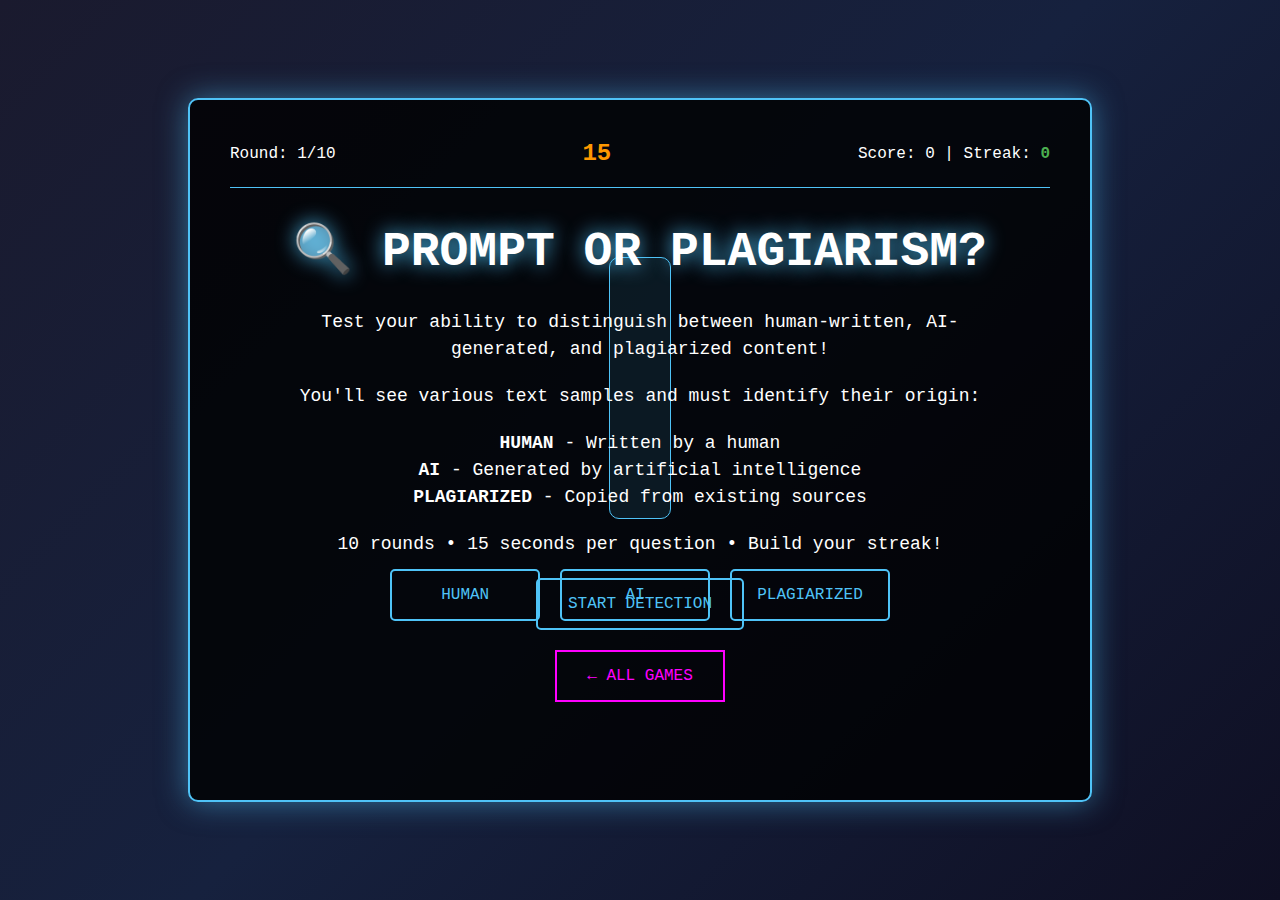
<file: promptOrPlagiarism.html>
<!DOCTYPE html>
<html lang="en">
<head>
  <meta charset="UTF-8">
  <title>Prompt or Plagiarism?</title>
  <style>
    body {
      margin: 0;
      font-family: 'Courier New', Courier, monospace;
      background: linear-gradient(135deg, #1a1a2e 0%, #16213e 50%, #0f0f23 100%);
      color: #fff;
      overflow: hidden;
      height: 100vh;
      display: flex;
      justify-content: center;
      align-items: center;
    }

    #gameContainer {
      width: 900px;
      height: 700px;
      border: 2px solid #4fc3f7;
      box-shadow: 0 0 30px rgba(79, 195, 247, 0.5);
      background: rgba(0, 0, 0, 0.8);
      border-radius: 10px;
      position: relative;
    }

    .screen {
      position: absolute;
      top: 0;
      left: 0;
      width: 100%;
      height: 100%;
      display: flex;
      flex-direction: column;
      justify-content: center;
      align-items: center;
      z-index: 20;
    }

    .screen h1 {
      font-size: 48px;
      margin-bottom: 20px;
      text-shadow: 0 0 20px #4fc3f7;
      text-align: center;
    }

    .screen p {
      font-size: 18px;
      text-align: center;
      margin: 10px 0;
      max-width: 700px;
      line-height: 1.5;
    }

    .screen button {
      padding: 15px 30px;
      background: transparent;
      border: 2px solid #4fc3f7;
      color: #4fc3f7;
      font-family: 'Courier New', Courier, monospace;
      font-size: 16px;
      cursor: pointer;
      margin: 10px;
      transition: all 0.3s;
      border-radius: 5px;
    }

    .screen button:hover {
      background: #4fc3f7;
      color: #000;
      box-shadow: 0 0 15px #4fc3f7;
    }

    .hidden {
      display: none;
    }

    #gameArea {
      padding: 40px;
      height: calc(100% - 80px);
      display: flex;
      flex-direction: column;
    }

    #header {
      display: flex;
      justify-content: space-between;
      align-items: center;
      margin-bottom: 30px;
      padding-bottom: 20px;
      border-bottom: 1px solid #4fc3f7;
    }

    #contentArea {
      flex: 1;
      display: flex;
      flex-direction: column;
      justify-content: center;
      align-items: center;
      text-align: center;
    }

    #sampleText {
      background: rgba(79, 195, 247, 0.1);
      border: 1px solid #4fc3f7;
      border-radius: 10px;
      padding: 30px;
      margin: 20px 0;
      max-width: 600px;
      font-size: 16px;
      line-height: 1.6;
      min-height: 200px;
      display: flex;
      align-items: center;
      justify-content: center;
    }

    #choices {
      display: flex;
      gap: 20px;
      margin: 30px 0;
    }

    .choice-btn {
      padding: 15px 25px;
      background: transparent;
      border: 2px solid #4fc3f7;
      color: #4fc3f7;
      font-family: 'Courier New', Courier, monospace;
      font-size: 16px;
      cursor: pointer;
      transition: all 0.3s;
      border-radius: 5px;
      min-width: 150px;
    }

    .choice-btn:hover {
      background: rgba(79, 195, 247, 0.2);
      box-shadow: 0 0 10px #4fc3f7;
    }

    .choice-btn.correct {
      background: #4caf50;
      border-color: #4caf50;
      color: #fff;
    }

    .choice-btn.incorrect {
      background: #f44336;
      border-color: #f44336;
      color: #fff;
    }

    #feedback {
      margin: 20px 0;
      font-size: 18px;
      min-height: 50px;
      display: flex;
      align-items: center;
      justify-content: center;
    }

    #timer {
      font-size: 24px;
      color: #ff9800;
      font-weight: bold;
    }

    #streak {
      color: #4caf50;
      font-weight: bold;
    }

    .pulse {
      animation: pulse 1s infinite;
    }

    @keyframes pulse {
      0% { transform: scale(1); }
      50% { transform: scale(1.05); }
      100% { transform: scale(1); }
    }
  </style>
</head>
<body>
  <div id="gameContainer">
    <div id="startScreen" class="screen">
      <h1>🔍 PROMPT OR PLAGIARISM?</h1>
      <p>Test your ability to distinguish between human-written, AI-generated, and plagiarized content!</p>
      <p>You'll see various text samples and must identify their origin:</p>
      <p><strong>HUMAN</strong> - Written by a human<br>
         <strong>AI</strong> - Generated by artificial intelligence<br>
         <strong>PLAGIARIZED</strong> - Copied from existing sources</p>
      <p>10 rounds • 15 seconds per question • Build your streak!</p>
      <button onclick="startGame()">START DETECTION</button>
      <a href="index.html" style="padding: 15px 30px; background: transparent; border: 2px solid #f0f; color: #f0f; font-family: 'Courier New', Courier, monospace; font-size: 16px; cursor: pointer; margin: 10px; transition: all 0.3s; text-decoration: none; display: inline-block;">← ALL GAMES</a>
    </div>

    <div id="pauseScreen" class="screen hidden">
      <h1>⏸️ PAUSED</h1>
      <p>Detection suspended. Ready to resume?</p>
      <button onclick="resumeGame()">RESUME</button>
      <button onclick="showStart()">RESTART</button>
    </div>

    <div id="gameOverScreen" class="screen hidden">
      <h1 id="gameOverTitle">🎉 DETECTION COMPLETE</h1>
      <p>Final Score: <span id="finalScore"></span>/10</p>
      <p>Best Streak: <span id="finalStreak"></span></p>
      <p id="performanceText"></p>
      <button onclick="showStart()">RESTART</button>
    </div>

    <div id="gameArea" class="hidden">
      <div id="header">
        <div>Round: <span id="roundText">1</span>/10</div>
        <div id="timer">15</div>
        <div>Score: <span id="scoreText">0</span> | Streak: <span id="streak">0</span></div>
      </div>

      <div id="contentArea">
        <div id="sampleText"></div>

        <div id="choices">
          <button class="choice-btn" onclick="makeChoice('human')">HUMAN</button>
          <button class="choice-btn" onclick="makeChoice('ai')">AI</button>
          <button class="choice-btn" onclick="makeChoice('plagiarized')">PLAGIARIZED</button>
        </div>

        <div id="feedback"></div>
      </div>
    </div>
  </div>

  <script>
    let gameState = 'start';
    let currentRound = 1;
    let score = 0;
    let streak = 0;
    let maxStreak = 0;
    let timeLeft = 15;
    let timer = null;
    let currentSample = null;
    let isPaused = false;

    const samples = [
      {
        text: "The implementation of artificial neural networks has revolutionized machine learning paradigms through sophisticated algorithmic architectures.",
        type: "ai",
        explanation: "AI-generated: Overly formal, uses buzzwords without substance"
      },
      {
        text: "I went to the store yesterday and bought some milk. The cashier was really nice and we talked about the weather.",
        type: "human",
        explanation: "Human: Natural conversation, simple everyday language"
      },
      {
        text: "Machine learning is a method of data analysis that automates analytical model building. It is a branch of artificial intelligence (AI) based on the idea that systems can learn from data.",
        type: "plagiarized",
        explanation: "Plagiarized: Direct copy from Wikipedia definition"
      },
      {
        text: "As a large language model trained by OpenAI, I must clarify that I cannot provide personal opinions on this matter.",
        type: "ai",
        explanation: "AI-generated: Classic AI disclaimer language"
      },
      {
        text: "The sun was setting behind the mountains, painting the sky in brilliant shades of orange and pink. Sarah had never seen anything quite so beautiful.",
        type: "human",
        explanation: "Human: Creative, emotional, descriptive narrative style"
      },
      {
        text: "In conclusion, this research demonstrates the efficacy of our proposed methodology in addressing the aforementioned challenges within the domain of computational linguistics.",
        type: "ai",
        explanation: "AI-generated: Academic jargon, generic conclusion format"
      },
      {
        text: "Python is an interpreted, high-level programming language with dynamic semantics. Its high-level built-in data structures make it attractive for Rapid Application Development.",
        type: "plagiarized",
        explanation: "Plagiarized: Copied from Python.org documentation"
      },
      {
        text: "ugh why is monday so horrible?? need coffee ASAP 😴☕",
        type: "human",
        explanation: "Human: Informal social media style with emotions and slang"
      },
      {
        text: "The quantum paradigm shift in computational frameworks necessitates a holistic approach to algorithmic optimization.",
        type: "ai",
        explanation: "AI-generated: Buzzword salad with no real meaning"
      },
      {
        text: "Climate change refers to long-term shifts in global or regional climate patterns. The increased levels of greenhouse gases produced by the use of fossil fuels are the primary cause.",
        type: "plagiarized",
        explanation: "Plagiarized: Standard definition found in many educational sources"
      }
    ];

    function shuffleArray(array) {
      const shuffled = [...array];
      for (let i = shuffled.length - 1; i > 0; i--) {
        const j = Math.floor(Math.random() * (i + 1));
        [shuffled[i], shuffled[j]] = [shuffled[j], shuffled[i]];
      }
      return shuffled;
    }

    let gameAmples = [];

    function startGame() {
      hideAllScreens();
      document.getElementById('gameArea').classList.remove('hidden');
      gameState = 'playing';
      currentRound = 1;
      score = 0;
      streak = 0;
      maxStreak = 0;
      gameSamples = shuffleArray(samples);
      nextRound();
    }

    function pauseGame() {
      if (gameState === 'playing' && !isPaused) {
        isPaused = true;
        clearInterval(timer);
        document.getElementById('pauseScreen').classList.remove('hidden');
      }
    }

    function resumeGame() {
      isPaused = false;
      document.getElementById('pauseScreen').classList.add('hidden');
      startTimer();
    }

    function showStart() {
      hideAllScreens();
      gameState = 'start';
      document.getElementById('startScreen').classList.remove('hidden');
      clearInterval(timer);
    }

    function hideAllScreens() {
      document.querySelectorAll('.screen').forEach(screen => {
        screen.classList.add('hidden');
      });
    }

    function nextRound() {
      if (currentRound > 10) {
        gameComplete();
        return;
      }

      currentSample = gameSamples[currentRound - 1];
      document.getElementById('roundText').textContent = currentRound;
      document.getElementById('scoreText').textContent = score;
      document.getElementById('streak').textContent = streak;
      document.getElementById('sampleText').textContent = currentSample.text;
      document.getElementById('feedback').textContent = '';

      // Reset choice buttons
      document.querySelectorAll('.choice-btn').forEach(btn => {
        btn.classList.remove('correct', 'incorrect');
        btn.disabled = false;
      });

      timeLeft = 15;
      startTimer();
    }

    function startTimer() {
      clearInterval(timer);
      timer = setInterval(() => {
        timeLeft--;
        document.getElementById('timer').textContent = timeLeft;

        if (timeLeft <= 5) {
          document.getElementById('timer').classList.add('pulse');
        } else {
          document.getElementById('timer').classList.remove('pulse');
        }

        if (timeLeft <= 0) {
          timeOut();
        }
      }, 1000);
    }

    function timeOut() {
      clearInterval(timer);
      streak = 0;
      showFeedback(false, "Time's up!");
      setTimeout(nextRoundOrComplete, 2000);
    }

    function makeChoice(choice) {
      if (isPaused || gameState !== 'playing') return;

      clearInterval(timer);
      document.querySelectorAll('.choice-btn').forEach(btn => btn.disabled = true);

      const correct = choice === currentSample.type;

      if (correct) {
        score++;
        streak++;
        maxStreak = Math.max(maxStreak, streak);
        showFeedback(true, currentSample.explanation);
      } else {
        streak = 0;
        showFeedback(false, currentSample.explanation);
      }

      // Highlight correct/incorrect choices
      document.querySelectorAll('.choice-btn').forEach(btn => {
        if (btn.textContent.toLowerCase() === currentSample.type) {
          btn.classList.add('correct');
        } else if (btn.textContent.toLowerCase() === choice && !correct) {
          btn.classList.add('incorrect');
        }
      });

      setTimeout(nextRoundOrComplete, 3000);
    }

    function showFeedback(correct, explanation) {
      const feedback = document.getElementById('feedback');
      feedback.innerHTML = `
        <div style="color: ${correct ? '#4caf50' : '#f44336'}; font-weight: bold; margin-bottom: 10px;">
          ${correct ? '✓ CORRECT!' : '✗ INCORRECT'}
        </div>
        <div style="font-size: 14px;">${explanation}</div>
      `;
    }

    function nextRoundOrComplete() {
      currentRound++;
      if (currentRound <= 10) {
        nextRound();
      } else {
        gameComplete();
      }
    }

    function gameComplete() {
      gameState = 'complete';
      hideAllScreens();

      document.getElementById('finalScore').textContent = score;
      document.getElementById('finalStreak').textContent = maxStreak;

      let performanceText = '';
      if (score >= 9) {
        performanceText = '🎖️ Expert Detective! You can spot AI vs Human like a pro!';
      } else if (score >= 7) {
        performanceText = '🔍 Good Detective! You have a keen eye for authenticity.';
      } else if (score >= 5) {
        performanceText = '🤔 Developing Skills. Keep practicing your detection abilities!';
      } else {
        performanceText = '📚 Study More! AI detection is tricky but learnable.';
      }

      document.getElementById('performanceText').textContent = performanceText;
      document.getElementById('gameOverScreen').classList.remove('hidden');
    }

    // Event listeners
    document.addEventListener('keydown', (e) => {
      if (e.key === 'Escape') {
        if (gameState === 'playing' && !isPaused) {
          pauseGame();
        } else if (isPaused) {
          resumeGame();
        }
      } else if (gameState === 'playing' && !isPaused) {
        if (e.key === '1') makeChoice('human');
        else if (e.key === '2') makeChoice('ai');
        else if (e.key === '3') makeChoice('plagiarized');
      }
    });
  </script>
</body>
</html>
</file>
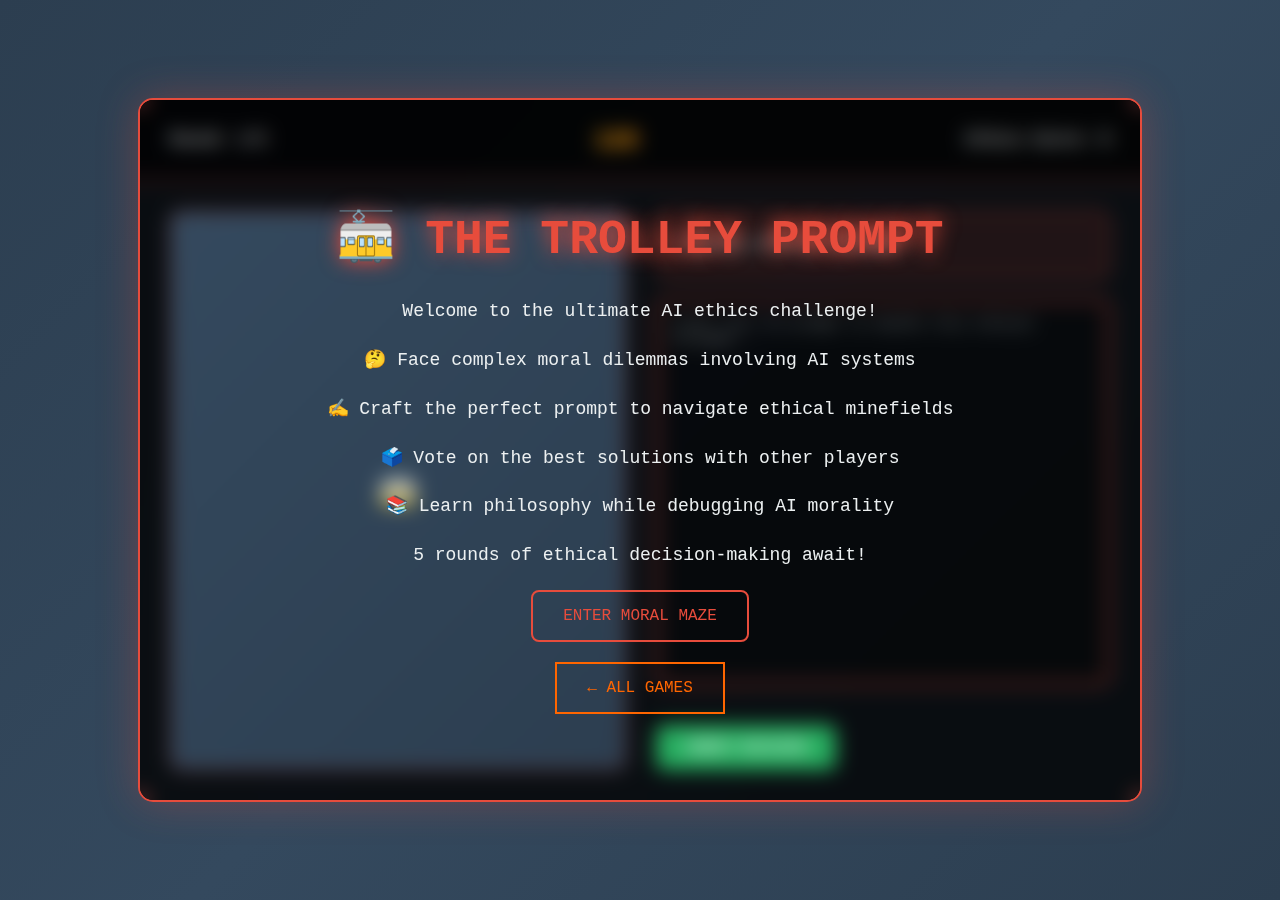
<file: trolleyPrompt.html>
<!DOCTYPE html>
<html lang="en">
<head>
  <meta charset="UTF-8">
  <title>The Trolley Prompt</title>
  <style>
    body {
      margin: 0;
      font-family: 'Courier New', Courier, monospace;
      background: linear-gradient(135deg, #2c3e50 0%, #34495e 50%, #2c3e50 100%);
      color: #ecf0f1;
      overflow: hidden;
      height: 100vh;
      display: flex;
      justify-content: center;
      align-items: center;
    }

    #gameContainer {
      width: 1000px;
      height: 700px;
      border: 2px solid #e74c3c;
      border-radius: 15px;
      box-shadow: 0 0 40px rgba(231, 76, 60, 0.3);
      background: rgba(0, 0, 0, 0.8);
      position: relative;
      overflow: hidden;
    }

    .screen {
      position: absolute;
      top: 0;
      left: 0;
      width: 100%;
      height: 100%;
      display: flex;
      flex-direction: column;
      justify-content: center;
      align-items: center;
      z-index: 20;
      backdrop-filter: blur(10px);
    }

    .screen h1 {
      font-size: 48px;
      margin-bottom: 20px;
      text-shadow: 0 0 20px #e74c3c;
      text-align: center;
      color: #e74c3c;
    }

    .screen p {
      font-size: 18px;
      text-align: center;
      margin: 10px 0;
      max-width: 700px;
      line-height: 1.6;
    }

    .screen button {
      padding: 15px 30px;
      background: transparent;
      border: 2px solid #e74c3c;
      color: #e74c3c;
      font-family: 'Courier New', Courier, monospace;
      font-size: 16px;
      cursor: pointer;
      margin: 10px;
      transition: all 0.3s;
      border-radius: 8px;
    }

    .screen button:hover {
      background: #e74c3c;
      color: #fff;
      box-shadow: 0 0 15px #e74c3c;
    }

    .hidden {
      display: none;
    }

    #gameArea {
      width: 100%;
      height: 100%;
      display: flex;
      flex-direction: column;
    }

    #scenarioHeader {
      height: 80px;
      background: rgba(0, 0, 0, 0.7);
      border-bottom: 1px solid #e74c3c;
      display: flex;
      justify-content: space-between;
      align-items: center;
      padding: 0 30px;
    }

    #scenarioMain {
      flex: 1;
      display: flex;
      padding: 30px;
      gap: 30px;
    }

    #trolleyScene {
      flex: 1;
      background: linear-gradient(135deg, #34495e 0%, #2c3e50 100%);
      border: 1px solid #e74c3c;
      border-radius: 10px;
      position: relative;
      overflow: hidden;
      display: flex;
      justify-content: center;
      align-items: center;
      font-size: 48px;
    }

    #decisionPanel {
      flex: 1;
      display: flex;
      flex-direction: column;
      gap: 20px;
    }

    .scenario-text {
      background: rgba(231, 76, 60, 0.1);
      border: 1px solid #e74c3c;
      border-radius: 10px;
      padding: 20px;
      line-height: 1.6;
      max-height: 200px;
      overflow-y: auto;
    }

    .prompt-input {
      flex: 1;
      background: rgba(0, 0, 0, 0.3);
      border: 2px solid #e74c3c;
      border-radius: 10px;
      color: #ecf0f1;
      font-family: 'Courier New', Courier, monospace;
      font-size: 14px;
      padding: 15px;
      resize: none;
    }

    .prompt-input:focus {
      outline: none;
      box-shadow: 0 0 15px rgba(231, 76, 60, 0.5);
    }

    .prompt-input::placeholder {
      color: rgba(236, 240, 241, 0.5);
    }

    .decision-buttons {
      display: flex;
      gap: 15px;
    }

    .decision-btn {
      flex: 1;
      padding: 15px;
      background: transparent;
      border: 2px solid #3498db;
      color: #3498db;
      font-family: 'Courier New', Courier, monospace;
      cursor: pointer;
      border-radius: 8px;
      transition: all 0.3s;
      font-size: 14px;
    }

    .decision-btn:hover {
      background: rgba(52, 152, 219, 0.2);
      box-shadow: 0 0 10px #3498db;
    }

    .decision-btn.selected {
      background: #3498db;
      color: #fff;
    }

    .submit-area {
      display: flex;
      gap: 15px;
    }

    .submit-btn {
      padding: 15px 30px;
      background: #27ae60;
      border: none;
      color: #fff;
      font-family: 'Courier New', Courier, monospace;
      cursor: pointer;
      border-radius: 8px;
      transition: all 0.3s;
      font-weight: bold;
    }

    .submit-btn:hover {
      background: #2ecc71;
      box-shadow: 0 0 10px #27ae60;
    }

    .submit-btn:disabled {
      background: #7f8c8d;
      cursor: not-allowed;
    }

    .timer {
      font-size: 24px;
      color: #f39c12;
      font-weight: bold;
    }

    .timer.warning {
      color: #e74c3c;
      animation: pulse 1s infinite;
    }

    @keyframes pulse {
      0% { transform: scale(1); }
      50% { transform: scale(1.1); }
      100% { transform: scale(1); }
    }

    .results-panel {
      background: rgba(0, 0, 0, 0.5);
      border: 1px solid #e74c3c;
      border-radius: 10px;
      padding: 20px;
      margin-top: 20px;
    }

    .vote-display {
      display: flex;
      justify-content: space-around;
      margin: 15px 0;
    }

    .vote-option {
      text-align: center;
      padding: 10px;
      border-radius: 8px;
      background: rgba(52, 152, 219, 0.1);
      border: 1px solid #3498db;
      flex: 1;
      margin: 0 5px;
    }

    .vote-count {
      font-size: 24px;
      font-weight: bold;
      color: #3498db;
    }

    .philosophical-insight {
      background: rgba(155, 89, 182, 0.1);
      border: 1px solid #9b59b6;
      border-radius: 8px;
      padding: 15px;
      margin: 15px 0;
      font-style: italic;
    }

    .next-round-btn {
      width: 100%;
      padding: 15px;
      background: #8e44ad;
      border: none;
      color: #fff;
      font-family: 'Courier New', Courier, monospace;
      cursor: pointer;
      border-radius: 8px;
      margin-top: 15px;
      font-weight: bold;
    }

    .trolley {
      position: absolute;
      font-size: 32px;
      animation: trolleyMove 4s linear infinite;
    }

    @keyframes trolleyMove {
      0% { left: -50px; }
      100% { left: calc(100% + 50px); }
    }
  </style>
</head>
<body>
  <div id="gameContainer">
    <div id="startScreen" class="screen">
      <h1>🚋 THE TROLLEY PROMPT</h1>
      <p>Welcome to the ultimate AI ethics challenge!</p>
      <p>🤔 Face complex moral dilemmas involving AI systems</p>
      <p>✍️ Craft the perfect prompt to navigate ethical minefields</p>
      <p>🗳️ Vote on the best solutions with other players</p>
      <p>📚 Learn philosophy while debugging AI morality</p>
      <p>5 rounds of ethical decision-making await!</p>
      <button onclick="startGame()">ENTER MORAL MAZE</button>
      <a href="index.html" style="padding: 15px 30px; background: transparent; border: 2px solid #ff6600; color: #ff6600; font-family: 'Courier New', Courier, monospace; font-size: 16px; cursor: pointer; margin: 10px; transition: all 0.3s; text-decoration: none; display: inline-block;">← ALL GAMES</a>
    </div>

    <div id="pauseScreen" class="screen hidden">
      <h1>⏸️ ETHICS PAUSED</h1>
      <p>Moral reasoning suspended...</p>
      <button onclick="resumeGame()">RESUME</button>
      <button onclick="showStart()">RESTART</button>
    </div>

    <div id="gameOverScreen" class="screen hidden">
      <h1>🎓 PHILOSOPHY COMPLETE!</h1>
      <p>Total Ethics Score: <span id="finalEthicsScore">0</span>/100</p>
      <p>Philosophical Alignment: <span id="alignment"></span></p>
      <p id="finalInsight"></p>
      <button onclick="showStart()">RESTART</button>
    </div>

    <div id="gameArea" class="hidden">
      <div id="scenarioHeader">
        <div>Round: <span id="roundText">1</span>/5</div>
        <div class="timer" id="timer">120</div>
        <div>Ethics Score: <span id="ethicsScore">0</span></div>
      </div>

      <div id="scenarioMain">
        <div id="trolleyScene">
          <div class="trolley">🚋</div>
          <div id="sceneEmoji">⚡</div>
        </div>

        <div id="decisionPanel">
          <div class="scenario-text" id="scenarioText">
            Loading ethical dilemma...
          </div>

          <textarea
            class="prompt-input"
            id="promptInput"
            placeholder="Craft your AI prompt to handle this ethical dilemma..."
            maxlength="300"
          ></textarea>

          <div class="decision-buttons" id="decisionButtons">
            <!-- Decision options will be populated here -->
          </div>

          <div class="submit-area">
            <button class="submit-btn" id="submitBtn" onclick="submitDecision()">
              SUBMIT DECISION
            </button>
          </div>

          <div id="resultsPanel" class="results-panel hidden">
            <!-- Results will appear here -->
          </div>
        </div>
      </div>
    </div>
  </div>

  <script>
    let gameState = 'start';
    let currentRound = 1;
    let timeLeft = 120;
    let timer = null;
    let isPaused = false;
    let ethicsScore = 0;
    let selectedDecision = null;
    let currentScenario = null;

    const scenarios = [
      {
        title: "Autonomous Vehicle Dilemma",
        scene: "🚗💥👥",
        text: "An AI-controlled car must choose between hitting 1 elderly person or 3 young adults. The AI needs instructions on how to make this decision. How do you prompt the AI to handle this impossible choice?",
        options: [
          { text: "Minimize total casualties", value: "utilitarian" },
          { text: "Protect the most vulnerable", value: "duty" },
          { text: "Random selection", value: "neutral" },
          { text: "Let human override", value: "human" }
        ],
        philosophy: "This explores utilitarian vs. deontological ethics in AI decision-making.",
        insight: "Real-world AI systems face these dilemmas daily. How we program them reflects our moral values."
      },
      {
        title: "Healthcare AI Resource Allocation",
        scene: "🏥⚕️💊",
        text: "During a pandemic, an AI system must allocate limited ventilators. It has data on age, health status, and 'social value.' How do you prompt the AI to make fair decisions?",
        options: [
          { text: "First come, first served", value: "procedural" },
          { text: "Greatest chance of survival", value: "utilitarian" },
          { text: "Ignore social factors", value: "egalitarian" },
          { text: "Equal lottery system", value: "random" }
        ],
        philosophy: "This examines distributive justice and the value of human life in AI systems.",
        insight: "AI bias in healthcare can literally be life or death. Fairness metrics must be carefully designed."
      },
      {
        title: "Social Media Content Moderation",
        scene: "📱💬🚫",
        text: "An AI content moderator must decide whether to remove a post that contains historical facts that could be misinterpreted as hate speech. How do you balance free speech with harm prevention?",
        options: [
          { text: "Remove potentially harmful content", value: "safety" },
          { text: "Preserve free speech", value: "liberty" },
          { text: "Add warning labels", value: "compromise" },
          { text: "Context-dependent decisions", value: "contextual" }
        ],
        philosophy: "This addresses the tension between liberty and safety in AI-mediated communication.",
        insight: "Content moderation AI shapes public discourse. These decisions affect millions of conversations daily."
      },
      {
        title: "AI Hiring Algorithm",
        scene: "💼👔📊",
        text: "Your AI hiring system shows bias against certain demographic groups, but removing demographic data reduces overall hiring quality. How do you prompt for fairness?",
        options: [
          { text: "Optimize for best candidates", value: "meritocracy" },
          { text: "Ensure demographic balance", value: "equality" },
          { text: "Use bias correction algorithms", value: "technical" },
          { text: "Human-AI hybrid decisions", value: "collaborative" }
        ],
        philosophy: "This explores equality vs. merit-based selection in algorithmic decision-making.",
        insight: "AI hiring tools can perpetuate historical biases or create new forms of discrimination."
      },
      {
        title: "Privacy vs. Public Safety",
        scene: "🔒👁️🛡️",
        text: "An AI surveillance system can prevent terrorist attacks but requires analyzing everyone's private communications. How do you prompt the AI to balance privacy and security?",
        options: [
          { text: "Maximum security", value: "security" },
          { text: "Absolute privacy", value: "privacy" },
          { text: "Targeted surveillance only", value: "selective" },
          { text: "Democratic oversight", value: "democratic" }
        ],
        philosophy: "This examines the classic privacy vs. security dilemma in the age of AI.",
        insight: "Surveillance AI systems must navigate constitutional rights while protecting public safety."
      }
    ];

    function startGame() {
      hideAllScreens();
      document.getElementById('gameArea').classList.remove('hidden');
      gameState = 'playing';
      currentRound = 1;
      ethicsScore = 0;
      nextRound();
    }

    function pauseGame() {
      if (gameState === 'playing') {
        isPaused = true;
        clearInterval(timer);
        document.getElementById('pauseScreen').classList.remove('hidden');
      }
    }

    function resumeGame() {
      isPaused = false;
      document.getElementById('pauseScreen').classList.add('hidden');
      startTimer();
    }

    function showStart() {
      hideAllScreens();
      gameState = 'start';
      document.getElementById('startScreen').classList.remove('hidden');
      clearInterval(timer);
    }

    function hideAllScreens() {
      document.querySelectorAll('.screen').forEach(screen => {
        screen.classList.add('hidden');
      });
    }

    function nextRound() {
      if (currentRound > 5) {
        gameComplete();
        return;
      }

      currentScenario = scenarios[currentRound - 1];
      selectedDecision = null;

      document.getElementById('roundText').textContent = currentRound;
      document.getElementById('sceneEmoji').textContent = currentScenario.scene;
      document.getElementById('scenarioText').textContent = currentScenario.text;
      document.getElementById('promptInput').value = '';
      document.getElementById('resultsPanel').classList.add('hidden');

      setupDecisionButtons();
      updateUI();

      timeLeft = 120;
      startTimer();
    }

    function setupDecisionButtons() {
      const buttonsContainer = document.getElementById('decisionButtons');
      buttonsContainer.innerHTML = '';

      currentScenario.options.forEach((option, index) => {
        const button = document.createElement('button');
        button.className = 'decision-btn';
        button.textContent = option.text;
        button.onclick = () => selectDecision(index);
        buttonsContainer.appendChild(button);
      });
    }

    function selectDecision(index) {
      selectedDecision = index;

      // Update button styles
      document.querySelectorAll('.decision-btn').forEach((btn, i) => {
        if (i === index) {
          btn.classList.add('selected');
        } else {
          btn.classList.remove('selected');
        }
      });
    }

    function startTimer() {
      clearInterval(timer);
      timer = setInterval(() => {
        if (!isPaused) {
          timeLeft--;
          updateTimer();

          if (timeLeft <= 0) {
            timeUp();
          }
        }
      }, 1000);
    }

    function updateTimer() {
      const timerElement = document.getElementById('timer');
      timerElement.textContent = timeLeft;

      if (timeLeft <= 30) {
        timerElement.classList.add('warning');
      } else {
        timerElement.classList.remove('warning');
      }
    }

    function timeUp() {
      clearInterval(timer);
      if (!selectedDecision) {
        selectedDecision = 0; // Default to first option
      }
      submitDecision();
    }

    function submitDecision() {
      if (selectedDecision === null) {
        alert("Please select a decision option!");
        return;
      }

      clearInterval(timer);

      const prompt = document.getElementById('promptInput').value;
      const decision = currentScenario.options[selectedDecision];

      // Calculate ethics score based on prompt quality and decision
      let roundScore = calculateEthicsScore(prompt, decision);
      ethicsScore += roundScore;

      showResults(prompt, decision, roundScore);
    }

    function calculateEthicsScore(prompt, decision) {
      let score = 0;

      // Base score for having a prompt
      if (prompt.length > 20) score += 5;

      // Bonus for ethical keywords
      const ethicalWords = ['fair', 'ethical', 'bias', 'harm', 'benefit', 'rights', 'justice', 'equal'];
      ethicalWords.forEach(word => {
        if (prompt.toLowerCase().includes(word)) score += 2;
      });

      // Bonus for considering multiple perspectives
      if (prompt.includes('consider') || prompt.includes('balance') || prompt.includes('weigh')) {
        score += 3;
      }

      // Decision-based scoring (subjective)
      score += Math.floor(Math.random() * 8) + 2; // 2-10 points

      return Math.min(score, 20); // Max 20 points per round
    }

    function showResults(prompt, decision, roundScore) {
      const resultsPanel = document.getElementById('resultsPanel');

      // Simulate voting results
      const votes = generateVoteResults();

      resultsPanel.innerHTML = `
        <h4>Round ${currentRound} Results</h4>
        <p><strong>Your Prompt:</strong> "${prompt || 'No prompt provided'}"</p>
        <p><strong>Your Decision:</strong> ${decision.text}</p>
        <p><strong>Round Score:</strong> ${roundScore}/20</p>

        <div class="vote-display">
          ${currentScenario.options.map((option, i) => `
            <div class="vote-option">
              <div class="vote-count">${votes[i]}%</div>
              <div>${option.text}</div>
            </div>
          `).join('')}
        </div>

        <div class="philosophical-insight">
          <strong>Philosophical Context:</strong> ${currentScenario.philosophy}
          <br><br>
          <strong>Real-World Impact:</strong> ${currentScenario.insight}
        </div>

        <button class="next-round-btn" onclick="nextRoundOrComplete()">
          ${currentRound < 5 ? 'NEXT DILEMMA' : 'VIEW FINAL RESULTS'}
        </button>
      `;

      resultsPanel.classList.remove('hidden');
    }

    function generateVoteResults() {
      // Generate realistic-looking vote distribution
      const votes = [];
      let total = 0;

      for (let i = 0; i < currentScenario.options.length; i++) {
        votes[i] = Math.floor(Math.random() * 30) + 15; // 15-45%
        total += votes[i];
      }

      // Normalize to 100%
      return votes.map(v => Math.round((v / total) * 100));
    }

    function nextRoundOrComplete() {
      currentRound++;
      if (currentRound <= 5) {
        nextRound();
      } else {
        gameComplete();
      }
    }

    function gameComplete() {
      gameState = 'complete';
      hideAllScreens();

      // Determine philosophical alignment
      let alignment = '';
      if (ethicsScore >= 80) {
        alignment = 'Ethical AI Pioneer';
      } else if (ethicsScore >= 60) {
        alignment = 'Thoughtful Technologist';
      } else if (ethicsScore >= 40) {
        alignment = 'Developing Ethicist';
      } else {
        alignment = 'Moral Student';
      }

      let insight = '';
      if (ethicsScore >= 80) {
        insight = '🎓 You demonstrate deep understanding of AI ethics and moral reasoning!';
      } else if (ethicsScore >= 60) {
        insight = '🤔 You show good ethical intuition but can explore more perspectives.';
      } else {
        insight = '📚 Continue studying AI ethics - these decisions shape our future!';
      }

      document.getElementById('finalEthicsScore').textContent = ethicsScore;
      document.getElementById('alignment').textContent = alignment;
      document.getElementById('finalInsight').textContent = insight;

      document.getElementById('gameOverScreen').classList.remove('hidden');
    }

    function updateUI() {
      document.getElementById('ethicsScore').textContent = ethicsScore;
    }

    // Event listeners
    document.addEventListener('keydown', (e) => {
      if (e.key === 'Escape') {
        if (gameState === 'playing' && !isPaused) {
          pauseGame();
        } else if (isPaused) {
          resumeGame();
        }
      } else if (e.key === 'Enter' && e.ctrlKey && gameState === 'playing') {
        submitDecision();
      } else if (gameState === 'playing' && !isPaused) {
        // Keyboard shortcuts for decisions
        const num = parseInt(e.key);
        if (num >= 1 && num <= currentScenario.options.length) {
          selectDecision(num - 1);
        }
      }
    });
  </script>
</body>
</html>
</file>
<file: styles.css>
/* ===================================
   GenAI Arcade Games - Shared Styles
   =================================== */

/* CSS Custom Properties for Theming */
:root {
  --primary-color: #0f0;
  --secondary-color: #0ff;
  --accent-color: #f0f;
  --danger-color: #f00;
  --warning-color: #ff0;
  --background-color: #000;
  --text-color: #0f0;

  --glow-primary: 0 0 10px var(--primary-color);
  --glow-secondary: 0 0 10px var(--secondary-color);
  --glow-accent: 0 0 10px var(--accent-color);
  --glow-strong: 0 0 20px var(--primary-color), 0 0 40px var(--primary-color);

  --font-family: 'Courier New', Courier, monospace;
  --border-width: 2px;
  --border-radius: 10px;
  --transition-speed: 0.3s;
}

/* ===================================
   Base Styles
   =================================== */

* {
  margin: 0;
  padding: 0;
  box-sizing: border-box;
}

body {
  margin: 0;
  font-family: var(--font-family);
  background: var(--background-color);
  color: var(--text-color);
  overflow: hidden;
  display: flex;
  justify-content: center;
  align-items: center;
  height: 100vh;
}

/* ===================================
   Game Container
   =================================== */

#gameContainer {
  position: relative;
  border: var(--border-width) solid var(--primary-color);
  box-shadow: 0 0 20px var(--primary-color);
}

/* ===================================
   Canvas
   =================================== */

canvas {
  display: block;
}

/* ===================================
   HUD (Heads-Up Display)
   =================================== */

#hud {
  position: absolute;
  top: 10px;
  left: 10px;
  right: 10px;
  display: flex;
  justify-content: space-between;
  z-index: 10;
  font-size: 18px;
  text-shadow: var(--glow-primary);
  color: var(--primary-color);
}

#hud > div {
  text-shadow: inherit;
}

/* HUD Element Colors */
#score {
  color: var(--secondary-color);
  text-shadow: var(--glow-secondary);
}

#lives {
  color: var(--danger-color);
  text-shadow: 0 0 8px var(--danger-color);
}

#level,
#wave,
#distance,
#bugs {
  color: var(--warning-color);
  text-shadow: 0 0 8px var(--warning-color);
}

/* ===================================
   Screens (Start, Pause, GameOver, etc.)
   =================================== */

.screen {
  position: absolute;
  top: 0;
  left: 0;
  width: 100%;
  height: 100%;
  display: flex;
  flex-direction: column;
  justify-content: flex-start;
  align-items: center;
  background: rgba(0, 0, 0, 0.95);
  z-index: 100;
  overflow-y: auto;
  padding: 40px 20px;
}

.screen h1 {
  font-size: 48px;
  margin-bottom: 20px;
  margin-top: 0;
  text-shadow: var(--glow-strong);
  color: var(--primary-color);
}

.screen h2 {
  font-size: 32px;
  margin-bottom: 15px;
  color: var(--secondary-color);
  text-shadow: var(--glow-secondary);
}

.screen p {
  font-size: 18px;
  text-align: center;
  margin: 10px 0;
  max-width: 600px;
  line-height: 1.6;
}

/* ===================================
   Buttons and Links
   =================================== */

.screen button,
.screen a,
button,
a.button {
  padding: 15px 30px;
  background: transparent;
  border: var(--border-width) solid var(--primary-color);
  color: var(--primary-color);
  font-family: var(--font-family);
  font-size: 16px;
  cursor: pointer;
  margin: 10px;
  transition: all var(--transition-speed);
  text-decoration: none;
  display: inline-block;
}

.screen button:hover,
.screen a:hover,
button:hover,
a.button:hover {
  background: var(--primary-color);
  color: var(--background-color);
  box-shadow: 0 0 15px var(--primary-color);
}

/* ===================================
   Utility Classes
   =================================== */

.hidden {
  display: none !important;
}

.highlight {
  color: var(--accent-color);
  text-shadow: var(--glow-accent);
  font-weight: bold;
}

.warning {
  color: var(--warning-color);
  text-shadow: 0 0 10px var(--warning-color);
}

/* ===================================
   Leaderboard
   =================================== */

#leaderboard {
  margin-top: 30px;
  padding: 20px;
  border: var(--border-width) solid var(--primary-color);
  border-radius: var(--border-radius);
  background: rgba(0, 255, 0, 0.05);
  max-width: 500px;
  width: 90%;
  max-height: 400px;
  overflow-y: auto;
}

#leaderboard h2 {
  font-size: 24px;
  margin-bottom: 15px;
  color: var(--secondary-color);
  text-shadow: var(--glow-secondary);
  text-align: center;
}

/* Alternative leaderboard displays */
#leaderboardDisplay {
  margin-top: 20px;
  padding: 20px;
  border: var(--border-width) solid var(--primary-color);
  border-radius: var(--border-radius);
  background: rgba(0, 255, 0, 0.05);
  max-width: 500px;
  width: 90%;
  max-height: 400px;
  overflow-y: auto;
}

#leaderboardDisplay h3 {
  color: var(--secondary-color);
  text-shadow: var(--glow-secondary);
  margin-bottom: 10px;
}

.leaderboard-entry {
  display: flex;
  justify-content: space-between;
  padding: 8px 15px;
  margin: 5px 0;
  background: rgba(0, 255, 0, 0.1);
  border-radius: 5px;
  font-size: 16px;
}

.leaderboard-entry.top3 {
  background: rgba(0, 255, 255, 0.2);
  font-weight: bold;
}

.leaderboard-rank {
  color: var(--warning-color);
  text-shadow: 0 0 8px var(--warning-color);
  min-width: 40px;
}

.leaderboard-name {
  flex: 1;
  text-align: left;
  margin: 0 15px;
}

.leaderboard-score {
  color: var(--secondary-color);
  text-shadow: var(--glow-secondary);
  min-width: 100px;
  text-align: right;
}

/* ===================================
   Input Fields
   =================================== */

.name-input,
input[type="text"] {
  padding: 10px 15px;
  background: rgba(0, 255, 0, 0.1);
  border: var(--border-width) solid var(--primary-color);
  color: var(--primary-color);
  font-family: var(--font-family);
  font-size: 18px;
  text-align: center;
  margin: 10px 0;
  width: 250px;
  outline: none;
}

.name-input::placeholder,
input[type="text"]::placeholder {
  color: rgba(0, 255, 0, 0.5);
}

.name-input:focus,
input[type="text"]:focus {
  box-shadow: 0 0 15px var(--primary-color);
}

/* ===================================
   Score Display
   =================================== */

#finalScore,
.final-score {
  font-size: 36px;
  color: var(--secondary-color);
  text-shadow: 0 0 15px var(--secondary-color);
  margin: 20px 0;
}

#finalStats,
.final-stats {
  margin: 20px 0;
  padding: 15px;
  border: var(--border-width) solid var(--secondary-color);
  border-radius: 8px;
  background: rgba(0, 255, 255, 0.1);
}

#finalStats p,
.final-stats p {
  margin: 8px 0;
  font-size: 20px;
}

/* ===================================
   Combo Display
   =================================== */

#combo {
  color: var(--warning-color);
  text-shadow: 0 0 8px var(--warning-color);
  font-size: 24px;
  position: absolute;
  top: 40px;
  right: 10px;
  z-index: 10;
}

/* ===================================
   Typed Word Display (for typing games)
   =================================== */

#typedWord {
  position: absolute;
  bottom: 10px;
  width: 100%;
  text-align: center;
  font-size: 24px;
  color: var(--primary-color);
  text-shadow: var(--glow-primary);
  font-weight: bold;
  z-index: 10;
}

/* ===================================
   Timer Display
   =================================== */

#timer {
  position: absolute;
  top: 10px;
  right: 10px;
  z-index: 10;
  font-size: 24px;
  font-weight: bold;
  text-shadow: var(--glow-secondary);
  color: var(--secondary-color);
}

/* ===================================
   Custom Scrollbar Styling
   =================================== */

/* Webkit browsers (Chrome, Safari, Edge) */
.screen::-webkit-scrollbar,
#leaderboard::-webkit-scrollbar,
#leaderboardDisplay::-webkit-scrollbar {
  width: 8px;
}

.screen::-webkit-scrollbar-track,
#leaderboard::-webkit-scrollbar-track,
#leaderboardDisplay::-webkit-scrollbar-track {
  background: rgba(0, 255, 0, 0.1);
  border-radius: 4px;
}

.screen::-webkit-scrollbar-thumb,
#leaderboard::-webkit-scrollbar-thumb,
#leaderboardDisplay::-webkit-scrollbar-thumb {
  background: var(--primary-color);
  border-radius: 4px;
  box-shadow: 0 0 5px var(--primary-color);
}

.screen::-webkit-scrollbar-thumb:hover,
#leaderboard::-webkit-scrollbar-thumb:hover,
#leaderboardDisplay::-webkit-scrollbar-thumb:hover {
  background: var(--secondary-color);
  box-shadow: 0 0 10px var(--secondary-color);
}

/* Firefox */
.screen,
#leaderboard,
#leaderboardDisplay {
  scrollbar-width: thin;
  scrollbar-color: var(--primary-color) rgba(0, 255, 0, 0.1);
}

/* ===================================
   Highscore Popup System
   =================================== */

#highscorePopup {
  position: absolute;
  top: 0;
  left: 0;
  width: 100%;
  height: 100%;
  background: rgba(0, 0, 0, 0.98);
  z-index: 200;
  display: flex;
  flex-direction: column;
  justify-content: flex-start;
  align-items: center;
  padding: 40px 20px;
  overflow-y: auto;
  cursor: pointer;
  opacity: 0;
  pointer-events: none;
  transition: opacity 0.3s ease-in-out;
}

#highscorePopup.show {
  opacity: 1;
  pointer-events: all;
}

#highscorePopup h2 {
  font-size: 36px;
  margin-bottom: 30px;
  color: var(--primary-color);
  text-shadow: var(--glow-strong);
}

#highscorePopup p {
  font-size: 16px;
  color: var(--text-color);
  opacity: 0.7;
  margin-top: 20px;
}

/* Hide default leaderboard on start screen when using popup */
.screen.with-popup-leaderboard #leaderboard,
.screen.with-popup-leaderboard #leaderboardDisplay {
  display: none;
}

/* ===================================
   Responsive Design
   =================================== */

@media (max-width: 768px) {
  #gameContainer {
    width: 100%;
    height: 100%;
    border: none;
  }

  .screen h1 {
    font-size: 36px;
  }

  .screen p {
    font-size: 16px;
    max-width: 90%;
  }

  #leaderboard {
    max-width: 90%;
  }
}

/* ===================================
   Index Page Specific Styles
   =================================== */

body.index-page {
  background: linear-gradient(135deg, #000000 0%, #1a0033 50%, #000000 100%);
  padding: 40px 20px;
  height: auto;
  min-height: 100vh;
  overflow-x: hidden;
  display: block;
}

.header {
  text-align: center;
  margin-bottom: 60px;
  animation: glow 2s ease-in-out infinite alternate;
}

.header h1 {
  font-size: 56px;
  text-shadow: 0 0 20px #0f0, 0 0 40px #0f0, 0 0 60px #0f0;
  margin-bottom: 10px;
  letter-spacing: 4px;
}

.header p {
  font-size: 18px;
  color: #0ff;
  text-shadow: 0 0 10px #0ff;
}

@keyframes glow {
  from {
    text-shadow: 0 0 20px #0f0, 0 0 40px #0f0;
  }
  to {
    text-shadow: 0 0 30px #0f0, 0 0 60px #0f0, 0 0 80px #0f0;
  }
}

.games-grid {
  display: grid;
  grid-template-columns: repeat(auto-fit, minmax(320px, 1fr));
  gap: 30px;
  max-width: 1400px;
  margin: 0 auto;
  padding: 0 20px;
}

.game-card {
  background: rgba(0, 20, 40, 0.7);
  border: 2px solid #0ff;
  border-radius: 10px;
  padding: 0;
  transition: all 0.3s ease;
  cursor: pointer;
  text-decoration: none;
  display: flex;
  flex-direction: column;
  overflow: hidden;
  box-shadow: 0 0 20px rgba(0, 255, 255, 0.3);
}

.game-card:hover {
  transform: translateY(-10px) scale(1.02);
  box-shadow: 0 0 40px rgba(0, 255, 255, 0.8), 0 0 60px rgba(0, 255, 0, 0.5);
  border-color: #0f0;
}

.game-thumbnail {
  width: 100%;
  height: 200px;
  display: flex;
  align-items: center;
  justify-content: center;
  font-size: 80px;
  position: relative;
  overflow: hidden;
}

.game-thumbnail.parAIchute {
  background: linear-gradient(180deg, #000 0%, #003300 100%);
}

.game-thumbnail.aiLabEscape {
  background: linear-gradient(45deg, #001122 0%, #003344 100%);
}

.game-thumbnail.bugCatcher {
  background: linear-gradient(135deg, #330033 0%, #660066 100%);
}

.game-thumbnail.innovationManiac {
  background: linear-gradient(to right, #ff00ff 0%, #00ffff 100%);
}

.game-info {
  padding: 20px;
  background: rgba(0, 0, 0, 0.8);
}

.game-card h2 {
  font-size: 24px;
  margin-bottom: 10px;
  color: #0ff;
  text-shadow: 0 0 10px #0ff;
}

.game-card p {
  font-size: 14px;
  color: #0f0;
  line-height: 1.6;
  margin-bottom: 15px;
}

.game-card .duration {
  font-size: 12px;
  color: #f0f;
  text-shadow: 0 0 5px #f0f;
}

.icon-animation {
  animation: float 3s ease-in-out infinite;
}

@keyframes float {
  0%, 100% {
    transform: translateY(0px);
  }
  50% {
    transform: translateY(-20px);
  }
}

.footer {
  text-align: center;
  margin-top: 80px;
  color: #0ff;
  text-shadow: 0 0 10px #0ff;
  font-size: 14px;
}

@media (max-width: 768px) {
  .header h1 {
    font-size: 36px;
  }

  .games-grid {
    grid-template-columns: 1fr;
  }
}
</file>
